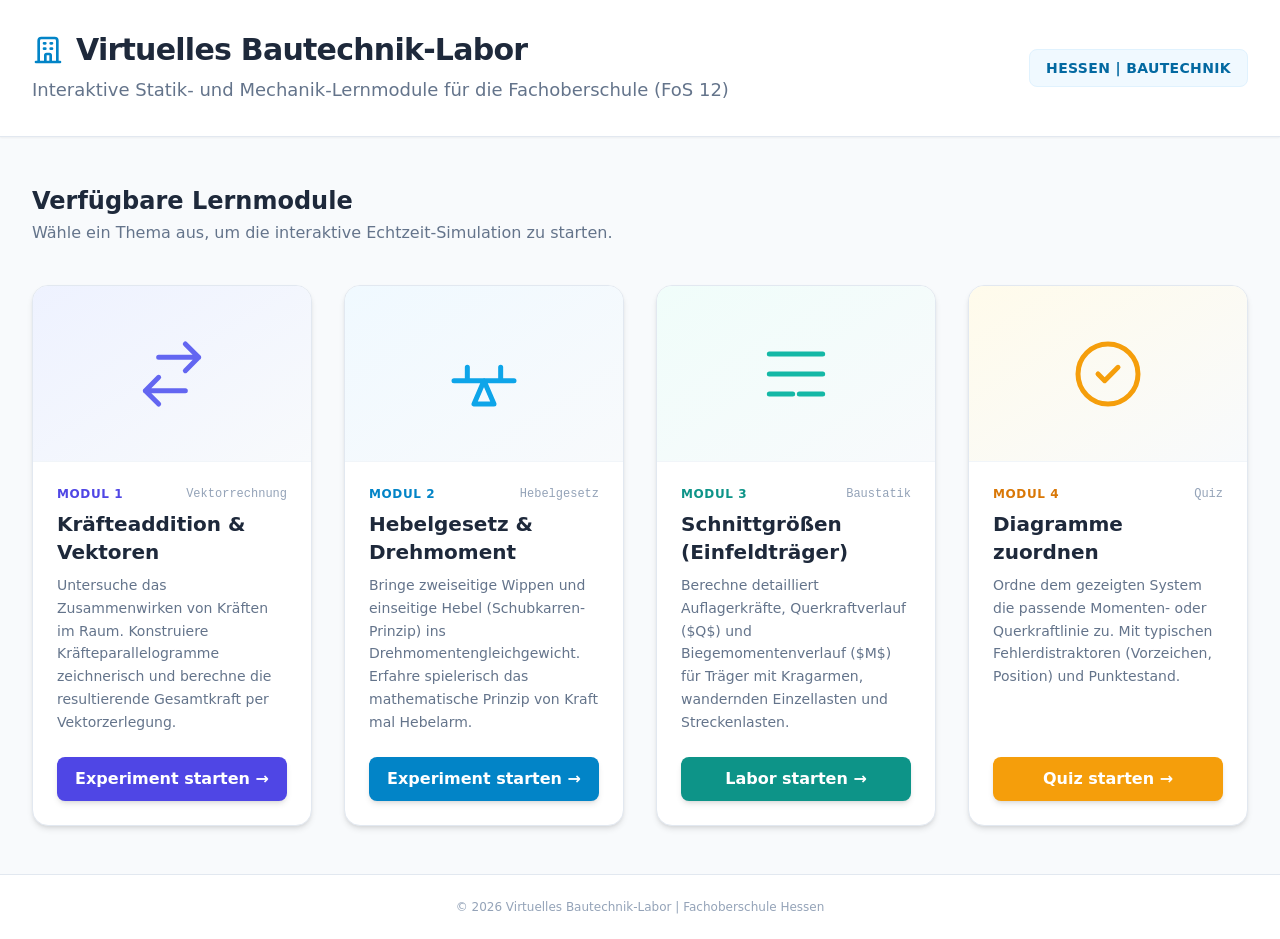
<file: index.html>
<!DOCTYPE html>
<html lang="de">
<head>
    <meta charset="UTF-8">
    <meta name="viewport" content="width=device-width, initial-scale=1.0">
    <title>Bautechnik Labor - FoS 12</title>
    <link rel="stylesheet" href="tailwind.min.css">
    <style>
        .module-card {
            transition: all 0.3s cubic-bezier(0.4, 0, 0.2, 1);
        }
        .module-card:hover {
            transform: translateY(-5px);
            box-shadow: 0 20px 25px -5px rgb(0 0 0 / 0.1), 0 8px 10px -6px rgb(0 0 0 / 0.1);
        }
    </style>
</head>
<body class="bg-slate-50 text-slate-800 min-h-screen flex flex-col justify-between font-sans">

    <!-- Header -->
    <header class="bg-white border-b border-slate-200 shadow-sm">
        <div class="max-w-7xl mx-auto px-4 sm:px-6 lg:px-8 py-8">
            <div class="flex flex-col md:flex-row justify-between items-start md:items-center gap-4">
                <div>
                    <h1 class="text-3xl font-extrabold tracking-tight flex items-center gap-3 text-slate-800">
                        <svg class="w-8 h-8 text-sky-600" fill="none" stroke="currentColor" viewBox="0 0 24 24" xmlns="http://www.w3.org/2000/svg">
                            <path stroke-linecap="round" stroke-linejoin="round" stroke-width="2" d="M19 21V5a2 2 0 00-2-2H7a2 2 0 00-2 2v16m14 0h2m-2 0h-5m-9 0H3m2 0h5M9 7h1m-1 4h1m4-4h1m-1 4h1m-5 10v-5a1 1 0 011-1h2a1 1 0 011 1v5m-4 0h4"></path>
                        </svg>
                        Virtuelles Bautechnik-Labor
                    </h1>
                    <p class="text-slate-500 mt-2 text-base md:text-lg">Interaktive Statik- und Mechanik-Lernmodule für die Fachoberschule (FoS 12)</p>
                </div>
                <div class="bg-sky-50 px-4 py-2 rounded-lg border border-sky-100 text-sky-700 text-sm font-semibold tracking-wide">
                    HESSEN | BAUTECHNIK
                </div>
            </div>
        </div>
    </header>

    <!-- Main Content -->
    <main class="max-w-7xl mx-auto px-4 sm:px-6 lg:px-8 py-12 flex-grow w-full">
        
        <div class="mb-10">
            <h2 class="text-2xl font-bold text-slate-800">Verfügbare Lernmodule</h2>
            <p class="text-slate-500 mt-1">Wähle ein Thema aus, um die interaktive Echtzeit-Simulation zu starten.</p>
        </div>

        <div class="grid grid-cols-1 sm:grid-cols-2 lg:grid-cols-4 gap-8">

            <!-- Modul 1: Kräfteaddition & Vektoren -->
            <div class="module-card bg-white border border-slate-200 rounded-2xl overflow-hidden flex flex-col justify-between shadow-md">
                <div>
                    <div class="h-44 bg-gradient-to-br from-indigo-50 to-slate-50 flex items-center justify-center border-b border-slate-100 relative overflow-hidden">
                        <svg class="w-20 h-20 text-indigo-500" fill="none" stroke="currentColor" viewBox="0 0 24 24" xmlns="http://www.w3.org/2000/svg">
                            <path stroke-linecap="round" stroke-linejoin="round" stroke-width="1.5" d="M8 7h12m0 0l-4-4m4 4l-4 4m0 6H4m0 0l4 4m-4-4l4-4"></path>
                        </svg>
                    </div>
                    <div class="p-6">
                        <div class="flex justify-between items-center mb-2">
                            <span class="text-xs font-bold text-indigo-600 uppercase tracking-wider">Modul 1</span>
                            <span class="text-xs text-slate-400 font-mono">Vektorrechnung</span>
                        </div>
                        <h3 class="text-xl font-bold text-slate-800 mb-2">Kräfteaddition & Vektoren</h3>
                        <p class="text-slate-500 text-sm leading-relaxed">
                            Untersuche das Zusammenwirken von Kräften im Raum. Konstruiere Kräfteparallelogramme zeichnerisch und berechne die resultierende Gesamtkraft per Vektorzerlegung.
                        </p>
                    </div>
                </div>
                <div class="p-6 pt-0">
                    <a href="modul-1-kraefteaddition.html" class="block text-center w-full bg-indigo-600 hover:bg-indigo-500 text-white font-bold py-2.5 rounded-lg transition-colors shadow-md">
                        Experiment starten &rarr;
                    </a>
                </div>
            </div>

            <!-- Modul 2: Hebelgesetz & Drehmoment -->
            <div class="module-card bg-white border border-slate-200 rounded-2xl overflow-hidden flex flex-col justify-between shadow-md">
                <div>
                    <div class="h-44 bg-gradient-to-br from-sky-50 to-slate-50 flex items-center justify-center border-b border-slate-100 relative overflow-hidden">
                        <svg class="w-20 h-20 text-sky-500" fill="none" stroke="currentColor" viewBox="0 0 24 24" xmlns="http://www.w3.org/2000/svg">
                            <path stroke-linecap="round" stroke-linejoin="round" stroke-width="1.5" d="M3 14h18M12 14L9 21h6l-3-7zM7 10v4m10-4v4"></path>
                        </svg>
                    </div>
                    <div class="p-6">
                        <div class="flex justify-between items-center mb-2">
                            <span class="text-xs font-bold text-sky-600 uppercase tracking-wider">Modul 2</span>
                            <span class="text-xs text-slate-400 font-mono">Hebelgesetz</span>
                        </div>
                        <h3 class="text-xl font-bold text-slate-800 mb-2">Hebelgesetz & Drehmoment</h3>
                        <p class="text-slate-500 text-sm leading-relaxed">
                            Bringe zweiseitige Wippen und einseitige Hebel (Schubkarren-Prinzip) ins Drehmomentengleichgewicht. Erfahre spielerisch das mathematische Prinzip von Kraft mal Hebelarm.
                        </p>
                    </div>
                </div>
                <div class="p-6 pt-0">
                    <a href="modul-2-hebelgesetz.html" class="block text-center w-full bg-sky-600 hover:bg-sky-500 text-white font-bold py-2.5 rounded-lg transition-colors shadow-md">
                        Experiment starten &rarr;
                    </a>
                </div>
            </div>

            <!-- Modul 3: Statik-Tool (Einfeldträger) -->
            <div class="module-card bg-white border border-slate-200 rounded-2xl overflow-hidden flex flex-col justify-between shadow-md">
                <div>
                    <div class="h-44 bg-gradient-to-br from-teal-50 to-slate-50 flex items-center justify-center border-b border-slate-100 relative overflow-hidden">
                        <svg class="w-20 h-20 text-teal-500" fill="none" stroke="currentColor" viewBox="0 0 24 24" xmlns="http://www.w3.org/2000/svg">
                            <path stroke-linecap="round" stroke-linejoin="round" stroke-width="1.5" d="M4 6h16M4 12h16m-7 6h7M4 18h7"></path>
                        </svg>
                    </div>
                    <div class="p-6">
                        <div class="flex justify-between items-center mb-2">
                            <span class="text-xs font-bold text-teal-600 uppercase tracking-wider">Modul 3</span>
                            <span class="text-xs text-slate-400 font-mono">Baustatik</span>
                        </div>
                        <h3 class="text-xl font-bold text-slate-800 mb-2">Schnittgrößen (Einfeldträger)</h3>
                        <p class="text-slate-500 text-sm leading-relaxed">
                            Berechne detailliert Auflagerkräfte, Querkraftverlauf ($Q$) und Biegemomentenverlauf ($M$) für Träger mit Kragarmen, wandernden Einzellasten und Streckenlasten.
                        </p>
                    </div>
                </div>
                <div class="p-6 pt-0">
                    <a href="modul-3-statik-einfeldtraeger.html" class="block text-center w-full bg-teal-600 hover:bg-teal-500 text-white font-bold py-2.5 rounded-lg transition-colors shadow-md">
                        Labor starten &rarr;
                    </a>
                </div>
            </div>

            <!-- Modul 4: Diagramme zuordnen (Quiz) -->
            <div class="module-card bg-white border border-slate-200 rounded-2xl overflow-hidden flex flex-col justify-between shadow-md">
                <div>
                    <div class="h-44 bg-gradient-to-br from-amber-50 to-slate-50 flex items-center justify-center border-b border-slate-100 relative overflow-hidden">
                        <svg class="w-20 h-20 text-amber-500" fill="none" stroke="currentColor" viewBox="0 0 24 24" xmlns="http://www.w3.org/2000/svg">
                            <path stroke-linecap="round" stroke-linejoin="round" stroke-width="1.5" d="M9 12l2 2 4-4m6 2a9 9 0 11-18 0 9 9 0 0118 0z"></path>
                        </svg>
                    </div>
                    <div class="p-6">
                        <div class="flex justify-between items-center mb-2">
                            <span class="text-xs font-bold text-amber-600 uppercase tracking-wider">Modul 4</span>
                            <span class="text-xs text-slate-400 font-mono">Quiz</span>
                        </div>
                        <h3 class="text-xl font-bold text-slate-800 mb-2">Diagramme zuordnen</h3>
                        <p class="text-slate-500 text-sm leading-relaxed">
                            Ordne dem gezeigten System die passende Momenten- oder Querkraftlinie zu. Mit typischen Fehlerdistraktoren (Vorzeichen, Position) und Punktestand.
                        </p>
                    </div>
                </div>
                <div class="p-6 pt-0">
                    <a href="modul-4-diagramme-zuordnen.html" class="block text-center w-full bg-amber-500 hover:bg-amber-600 text-white font-bold py-2.5 rounded-lg transition-colors shadow-md">
                        Quiz starten &rarr;
                    </a>
                </div>
            </div>

        </div>
    </main>

    <!-- Footer -->
    <footer class="bg-white border-t border-slate-200 py-6 text-center text-xs text-slate-400">
        <p>&copy; 2026 Virtuelles Bautechnik-Labor | Fachoberschule Hessen</p>
    </footer>

</body>
</html>
</file>
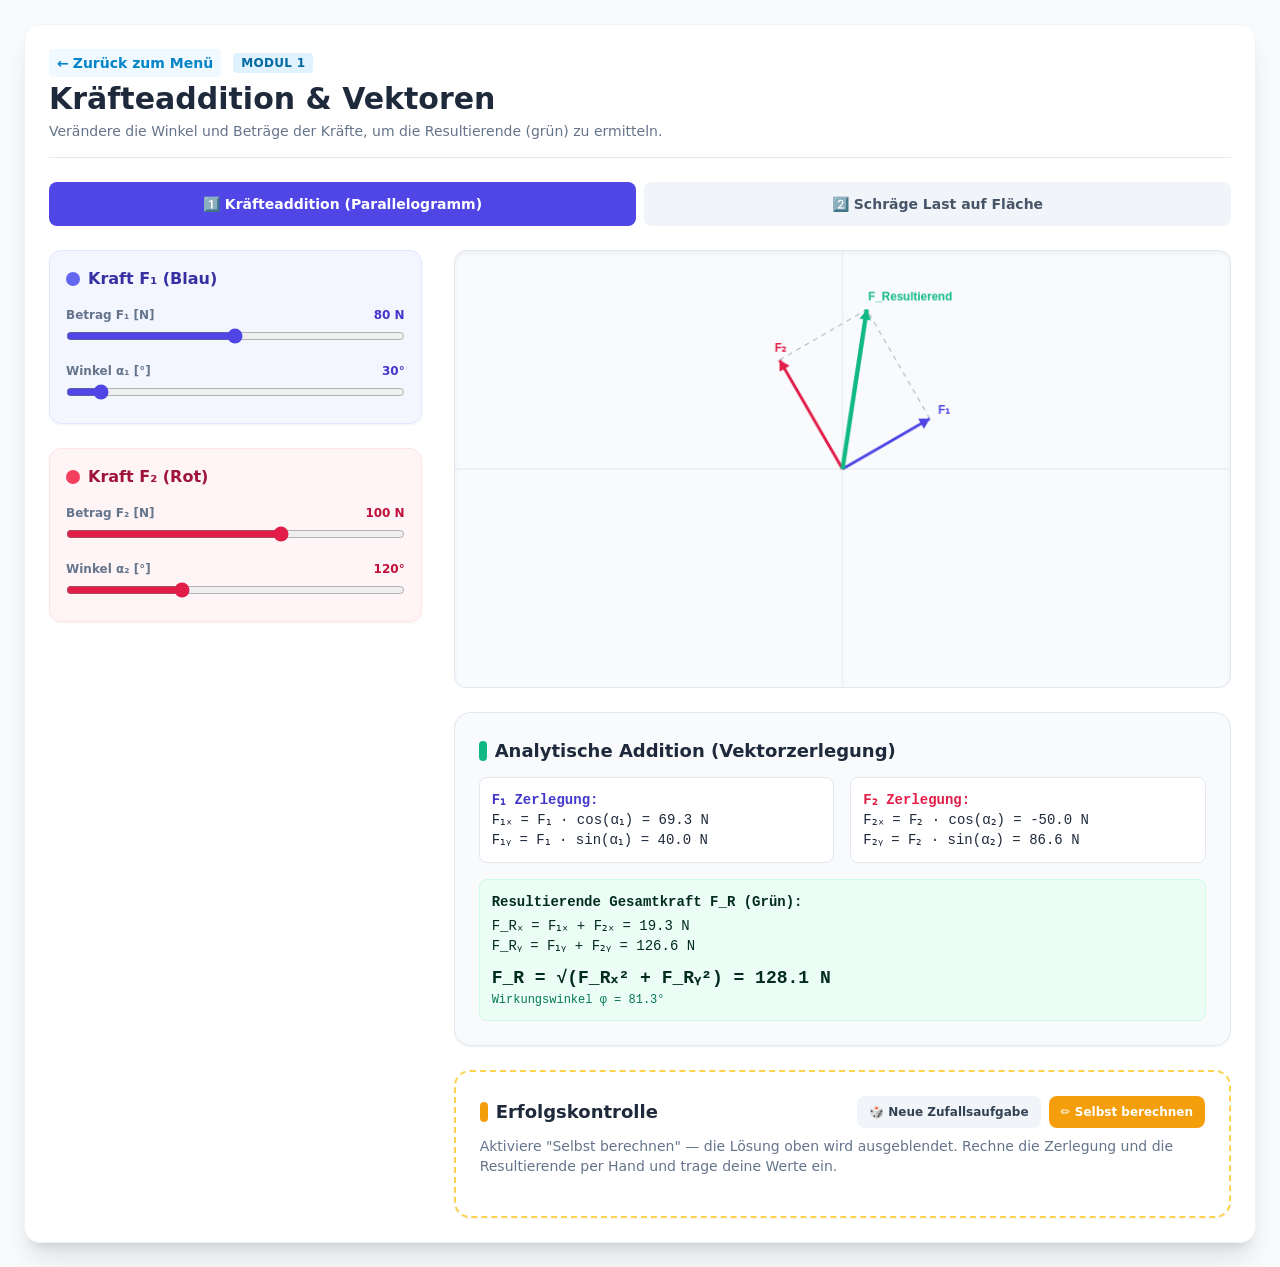
<file: modul-1-kraefteaddition.html>
<!DOCTYPE html>
<html lang="de">
<head>
    <meta charset="UTF-8">
    <meta name="viewport" content="width=device-width, initial-scale=1.0">
    <title>Modul 1: Kräfteaddition & Vektoren</title>
    <link rel="stylesheet" href="tailwind.min.css">
    <style>
        canvas { 
            border: 1px solid #e2e8f0; 
            background: #f8fafc; 
            width: 100%; 
            height: auto; 
            border-radius: 0.75rem;
            box-shadow: inset 0 2px 4px 0 rgb(0 0 0 / 0.05);
        }
    </style>
</head>
<body class="bg-slate-50 min-h-screen p-4 md:p-6 font-sans text-slate-800">
    <div class="max-w-7xl mx-auto bg-white p-6 rounded-2xl shadow-xl border border-slate-100">
        
        <!-- Header -->
        <header class="mb-6 border-b pb-4 flex flex-col md:flex-row justify-between items-start md:items-center gap-4">
            <div>
                <div class="flex items-center gap-3 mb-1">
                    <a href="index.html" class="text-sky-600 hover:text-sky-800 font-semibold text-sm flex items-center gap-1 bg-sky-50 px-2 py-1 rounded">
                        <span>&larr;</span> Zurück zum Menü
                    </a>
                    <span class="text-xs font-bold bg-sky-100 text-sky-700 px-2 py-0.5 rounded uppercase tracking-wide">Modul 1</span>
                </div>
                <h1 class="text-3xl font-extrabold text-slate-800">Kräfteaddition & Vektoren</h1>
                <p class="text-sm text-slate-500 mt-1">Verändere die Winkel und Beträge der Kräfte, um die Resultierende (grün) zu ermitteln.</p>
            </div>
        </header>

        <!-- Umschalter Modus 1 / Modus 2 -->
        <div class="flex gap-2 mb-6">
            <button id="btnMode1" class="flex-1 text-sm font-bold px-4 py-3 rounded-lg transition-colors bg-indigo-600 text-white">
                1️⃣ Kräfteaddition (Parallelogramm)
            </button>
            <button id="btnMode2" class="flex-1 text-sm font-bold px-4 py-3 rounded-lg transition-colors bg-slate-100 text-slate-600 hover:bg-slate-200">
                2️⃣ Schräge Last auf Fläche
            </button>
        </div>

        <div id="mode1" class="grid grid-cols-1 lg:grid-cols-12 gap-8 items-start">
            
            <!-- Controls (Links) -->
            <div class="lg:col-span-4 space-y-6">
                
                <!-- Kraft 1 -->
                <div class="p-4 bg-indigo-50/70 rounded-xl border border-indigo-100 shadow-sm space-y-4">
                    <h3 class="text-md font-bold text-indigo-800 flex items-center gap-2">
                        <span class="w-3.5 h-3.5 bg-indigo-500 rounded-full"></span>
                        Kraft F₁ (Blau)
                    </h3>
                    <div class="space-y-3">
                        <div>
                            <label class="flex justify-between text-xs font-bold text-slate-500 mb-1">
                                <span>Betrag F₁ [N]</span>
                                <span id="val_f1" class="text-indigo-700 font-bold">80 N</span>
                            </label>
                            <input type="range" id="f1_val" min="10" max="150" value="80" class="w-full accent-indigo-600">
                        </div>
                        <div>
                            <label class="flex justify-between text-xs font-bold text-slate-500 mb-1">
                                <span>Winkel α₁ [°]</span>
                                <span id="val_a1" class="text-indigo-700 font-bold">30°</span>
                            </label>
                            <input type="range" id="f1_ang" min="0" max="360" value="30" class="w-full accent-indigo-600">
                        </div>
                    </div>
                </div>

                <!-- Kraft 2 -->
                <div class="p-4 bg-rose-50/70 rounded-xl border border-rose-100 shadow-sm space-y-4">
                    <h3 class="text-md font-bold text-rose-800 flex items-center gap-2">
                        <span class="w-3.5 h-3.5 bg-rose-500 rounded-full"></span>
                        Kraft F₂ (Rot)
                    </h3>
                    <div class="space-y-3">
                        <div>
                            <label class="flex justify-between text-xs font-bold text-slate-500 mb-1">
                                <span>Betrag F₂ [N]</span>
                                <span id="val_f2" class="text-rose-700 font-bold">100 N</span>
                            </label>
                            <input type="range" id="f2_val" min="10" max="150" value="100" class="w-full accent-rose-600">
                        </div>
                        <div>
                            <label class="flex justify-between text-xs font-bold text-slate-500 mb-1">
                                <span>Winkel α₂ [°]</span>
                                <span id="val_a2" class="text-rose-700 font-bold">120°</span>
                            </label>
                            <input type="range" id="f2_ang" min="0" max="360" value="120" class="w-full accent-rose-600">
                        </div>
                    </div>
                </div>

            </div>

            <!-- Canvas & Math (Rechts) -->
            <div class="lg:col-span-8 space-y-6">
                
                <div>
                    <canvas id="vectorCanvas" width="800" height="450"></canvas>
                </div>

                <!-- Rechenweg -->
                <div class="bg-slate-50 p-6 rounded-2xl border border-slate-200 font-mono text-sm shadow-sm">
                    <h3 class="text-lg font-bold text-slate-800 font-sans mb-3 flex items-center gap-2">
                        <span class="w-2 h-5 bg-emerald-500 rounded-full"></span>
                        Analytische Addition (Vektorzerlegung)
                    </h3>
                    
                    <div class="grid grid-cols-1 md:grid-cols-2 gap-4">
                        <div class="bg-white p-3 rounded-lg border border-slate-200">
                            <p class="font-bold text-indigo-700">F₁ Zerlegung:</p>
                            <p>F₁ₓ = F₁ · cos(α₁) = <span id="math_f1x">0</span> N</p>
                            <p>F₁ᵧ = F₁ · sin(α₁) = <span id="math_f1y">0</span> N</p>
                        </div>
                        <div class="bg-white p-3 rounded-lg border border-slate-200">
                            <p class="font-bold text-rose-600">F₂ Zerlegung:</p>
                            <p>F₂ₓ = F₂ · cos(α₂) = <span id="math_f2x">0</span> N</p>
                            <p>F₂ᵧ = F₂ · sin(α₂) = <span id="math_f2y">0</span> N</p>
                        </div>
                    </div>

                    <div class="mt-4 p-3 bg-emerald-50 border border-emerald-100 rounded-lg text-emerald-950">
                        <p class="font-bold">Resultierende Gesamtkraft F_R (Grün):</p>
                        <p class="mt-1">F_Rₓ = F₁ₓ + F₂ₓ = <span id="math_frx">0</span> N</p>
                        <p>F_Rᵧ = F₁ᵧ + F₂ᵧ = <span id="math_fry">0</span> N</p>
                        <p class="font-bold mt-2 text-lg">F_R = √(F_Rₓ² + F_Rᵧ²) = <span id="math_fr_val">0</span> N</p>
                        <p class="text-xs text-emerald-700">Wirkungswinkel φ = <span id="math_fr_ang">0</span>°</p>
                    </div>
                </div>

                <!-- Erfolgskontrolle -->
                <div class="bg-white p-6 rounded-2xl border-2 border-dashed border-amber-300 shadow-sm">
                    <div class="flex flex-col sm:flex-row justify-between items-start sm:items-center gap-3 mb-1">
                        <h3 class="text-lg font-bold text-slate-800 flex items-center gap-2">
                            <span class="w-2 h-5 bg-amber-500 rounded-full"></span>
                            Erfolgskontrolle
                        </h3>
                        <div class="flex gap-2 flex-wrap">
                            <button id="btnNewTask" class="text-xs font-bold bg-slate-100 hover:bg-slate-200 text-slate-700 px-3 py-2 rounded-lg transition-colors">
                                🎲 Neue Zufallsaufgabe
                            </button>
                            <button id="btnPracticeMode" class="text-xs font-bold bg-amber-500 hover:bg-amber-600 text-white px-3 py-2 rounded-lg transition-colors">
                                ✏️ Selbst berechnen
                            </button>
                        </div>
                    </div>
                    <p class="text-sm text-slate-500 mt-2 mb-4">Aktiviere "Selbst berechnen" — die Lösung oben wird ausgeblendet. Rechne die Zerlegung und die Resultierende per Hand und trage deine Werte ein.</p>

                    <div id="practiceForm" class="hidden space-y-4">
                        <div class="grid grid-cols-1 md:grid-cols-2 gap-4">
                            <div class="bg-amber-50/60 p-3 rounded-lg border border-amber-100 space-y-2">
                                <p class="font-bold text-indigo-700 text-sm font-mono">F₁ Zerlegung:</p>
                                <div class="flex items-center gap-2">
                                    <label class="text-xs font-mono w-28">F₁ₓ = F₁·cos(α₁) =</label>
                                    <input type="number" id="check_f1x" step="0.1" class="w-24 border border-slate-300 rounded px-2 py-1 text-sm">
                                    <span class="text-xs">N</span>
                                    <span id="fb_f1x" class="text-lg"></span>
                                </div>
                                <div class="flex items-center gap-2">
                                    <label class="text-xs font-mono w-28">F₁ᵧ = F₁·sin(α₁) =</label>
                                    <input type="number" id="check_f1y" step="0.1" class="w-24 border border-slate-300 rounded px-2 py-1 text-sm">
                                    <span class="text-xs">N</span>
                                    <span id="fb_f1y" class="text-lg"></span>
                                </div>
                            </div>
                            <div class="bg-amber-50/60 p-3 rounded-lg border border-amber-100 space-y-2">
                                <p class="font-bold text-rose-600 text-sm font-mono">F₂ Zerlegung:</p>
                                <div class="flex items-center gap-2">
                                    <label class="text-xs font-mono w-28">F₂ₓ = F₂·cos(α₂) =</label>
                                    <input type="number" id="check_f2x" step="0.1" class="w-24 border border-slate-300 rounded px-2 py-1 text-sm">
                                    <span class="text-xs">N</span>
                                    <span id="fb_f2x" class="text-lg"></span>
                                </div>
                                <div class="flex items-center gap-2">
                                    <label class="text-xs font-mono w-28">F₂ᵧ = F₂·sin(α₂) =</label>
                                    <input type="number" id="check_f2y" step="0.1" class="w-24 border border-slate-300 rounded px-2 py-1 text-sm">
                                    <span class="text-xs">N</span>
                                    <span id="fb_f2y" class="text-lg"></span>
                                </div>
                            </div>
                        </div>
                        <div class="bg-amber-50/60 p-3 rounded-lg border border-amber-100 space-y-2">
                            <p class="font-bold text-emerald-700 text-sm font-mono">Resultierende F_R:</p>
                            <div class="grid grid-cols-1 sm:grid-cols-2 gap-2">
                                <div class="flex items-center gap-2">
                                    <label class="text-xs font-mono w-28">F_Rₓ =</label>
                                    <input type="number" id="check_frx" step="0.1" class="w-24 border border-slate-300 rounded px-2 py-1 text-sm">
                                    <span class="text-xs">N</span>
                                    <span id="fb_frx" class="text-lg"></span>
                                </div>
                                <div class="flex items-center gap-2">
                                    <label class="text-xs font-mono w-28">F_Rᵧ =</label>
                                    <input type="number" id="check_fry" step="0.1" class="w-24 border border-slate-300 rounded px-2 py-1 text-sm">
                                    <span class="text-xs">N</span>
                                    <span id="fb_fry" class="text-lg"></span>
                                </div>
                                <div class="flex items-center gap-2">
                                    <label class="text-xs font-mono w-28">F_R =</label>
                                    <input type="number" id="check_fr" step="0.1" class="w-24 border border-slate-300 rounded px-2 py-1 text-sm">
                                    <span class="text-xs">N</span>
                                    <span id="fb_fr" class="text-lg"></span>
                                </div>
                                <div class="flex items-center gap-2">
                                    <label class="text-xs font-mono w-28">φ =</label>
                                    <input type="number" id="check_ang" step="0.1" class="w-24 border border-slate-300 rounded px-2 py-1 text-sm">
                                    <span class="text-xs">°</span>
                                    <span id="fb_ang" class="text-lg"></span>
                                </div>
                            </div>
                        </div>
                        <button id="btnCheck" class="w-full bg-emerald-600 hover:bg-emerald-500 text-white font-bold py-2.5 rounded-lg transition-colors">
                            Prüfen
                        </button>
                        <div id="checkResult" class="hidden text-center font-bold text-sm p-3 rounded-lg"></div>

                        <div class="border-t border-slate-200 pt-4 flex flex-col sm:flex-row items-stretch sm:items-center gap-2">
                            <input type="text" id="studentName" placeholder="Name (optional)" class="flex-1 border border-slate-300 rounded-lg px-3 py-2 text-sm">
                            <button id="btnExportLog" class="text-sm font-bold bg-slate-700 hover:bg-slate-800 text-white px-4 py-2 rounded-lg transition-colors disabled:opacity-40 disabled:cursor-not-allowed" disabled>
                                📄 Protokoll exportieren (<span id="logCount">0</span>)
                            </button>
                        </div>
                    </div>
                </div>

            </div>
        </div>

        <!-- ================= MODUS 2: Schräge Last auf Fläche ================= -->
        <div id="mode2" class="hidden grid grid-cols-1 lg:grid-cols-12 gap-8 items-start">

            <!-- Controls (Links) -->
            <div class="lg:col-span-4 space-y-6">

                <div class="p-4 bg-teal-50/70 rounded-xl border border-teal-100 shadow-sm space-y-4">
                    <h3 class="text-md font-bold text-teal-800 flex items-center gap-2">
                        <span class="w-3.5 h-3.5 bg-teal-500 rounded-full"></span>
                        Last F
                    </h3>
                    <div>
                        <label class="flex justify-between text-xs font-bold text-slate-500 mb-1">
                            <span>Betrag F [kN]</span>
                            <span id="val_sf" class="text-teal-700 font-bold">20 kN</span>
                        </label>
                        <input type="range" id="s_f" min="0" max="50" step="0.5" value="20" class="w-full accent-teal-600">
                    </div>
                </div>

                <div class="p-4 bg-slate-100/70 rounded-xl border border-slate-200 shadow-sm space-y-4">
                    <h3 class="text-md font-bold text-slate-700 flex items-center gap-2">
                        <span class="w-3.5 h-3.5 bg-slate-500 rounded-full"></span>
                        Winkel
                    </h3>
                    <div>
                        <label class="flex justify-between text-xs font-bold text-slate-500 mb-1">
                            <span>Lastwinkel zur Flächennormalen β [°]</span>
                            <span id="val_sbeta" class="text-slate-700 font-bold">25°</span>
                        </label>
                        <input type="range" id="s_beta" min="0" max="90" value="25" class="w-full accent-slate-600">
                    </div>
                </div>

                <div class="p-4 bg-indigo-50/70 rounded-xl border border-indigo-100 shadow-sm space-y-4">
                    <h3 class="text-md font-bold text-indigo-800 flex items-center gap-2">
                        <span class="w-3.5 h-3.5 bg-indigo-500 rounded-full"></span>
                        Kräftemaßstab
                    </h3>
                    <div>
                        <label class="block text-xs font-bold text-slate-500 mb-1">Maßstab (zum Zeichnen der Pfeile in cm)</label>
                        <select id="s_scale" class="w-full border border-slate-300 rounded-lg px-2 py-1.5 text-sm bg-white">
                            <option value="4">1 kN = 0,25 cm</option>
                            <option value="2">1 kN = 0,5 cm</option>
                            <option value="1" selected>1 kN = 1 cm</option>
                            <option value="0.5">1 kN = 2 cm</option>
                        </select>
                    </div>
                </div>

            </div>

            <!-- Canvas & Rechenweg (Rechts) -->
            <div class="lg:col-span-8 space-y-6">

                <div>
                    <canvas id="slopeCanvas" width="800" height="450"></canvas>
                </div>

                <div class="bg-slate-50 p-6 rounded-2xl border border-slate-200 font-mono text-sm shadow-sm">
                    <h3 class="text-lg font-bold text-slate-800 font-sans mb-3 flex items-center gap-2">
                        <span class="w-2 h-5 bg-emerald-500 rounded-full"></span>
                        Kräftezerlegung an der Fläche
                    </h3>
                    <div class="bg-white p-3 rounded-lg border border-slate-200 space-y-2">
                        <p>F_y = F · cos(β) = <span id="s_math_fn">0</span> kN <span class="text-xs text-slate-400 font-sans">→ Pfeillänge: <span id="s_cm_fn">0</span> cm</span></p>
                        <p>F_x = F · sin(β) = <span id="s_math_ft">0</span> kN <span class="text-xs text-slate-400 font-sans">→ Pfeillänge: <span id="s_cm_ft">0</span> cm</span></p>
                        <p class="pt-2 border-t border-slate-100">F = <span id="s_math_f">0</span> kN <span class="text-xs text-slate-400 font-sans">→ Pfeillänge: <span id="s_cm_f">0</span> cm</span></p>
                    </div>
                    <p class="text-xs text-slate-400 font-sans mt-3">💡 Die Fläche ist waagerecht: F_y ist die senkrechte, F_x die waagerechte Komponente der Last. β = 90° bedeutet: die Last zieht komplett waagerecht (F_y = 0).</p>
                </div>

            </div>
        </div>
    </div>

    <script>
        const canvas = document.getElementById('vectorCanvas');
        const ctx = canvas.getContext('2d');

        const f1_val = document.getElementById('f1_val');
        const f1_ang = document.getElementById('f1_ang');
        const f2_val = document.getElementById('f2_val');
        const f2_ang = document.getElementById('f2_ang');

        function update() {
            const F1 = parseFloat(f1_val.value);
            const a1_rad = parseFloat(f1_ang.value) * Math.PI / 180;
            const F2 = parseFloat(f2_val.value);
            const a2_rad = parseFloat(f2_ang.value) * Math.PI / 180;

            document.getElementById('val_f1').innerText = F1 + " N";
            document.getElementById('val_a1').innerText = f1_ang.value + "°";
            document.getElementById('val_f2').innerText = F2 + " N";
            document.getElementById('val_a2').innerText = f2_ang.value + "°";

            // Zerlegung
            const f1x = F1 * Math.cos(a1_rad);
            const f1y = F1 * Math.sin(a1_rad);
            const f2x = F2 * Math.cos(a2_rad);
            const f2y = F2 * Math.sin(a2_rad);

            const frx = f1x + f2x;
            const fry = f1y + f2y;
            const FR = Math.sqrt(frx*frx + fry*fry);
            let FR_ang = Math.atan2(fry, frx) * 180 / Math.PI;
            if (FR_ang < 0) FR_ang += 360;

            // Math Box updaten
            document.getElementById('math_f1x').innerText = f1x.toFixed(1);
            document.getElementById('math_f1y').innerText = f1y.toFixed(1);
            document.getElementById('math_f2x').innerText = f2x.toFixed(1);
            document.getElementById('math_f2y').innerText = f2y.toFixed(1);
            document.getElementById('math_frx').innerText = frx.toFixed(1);
            document.getElementById('math_fry').innerText = fry.toFixed(1);
            document.getElementById('math_fr_val').innerText = FR.toFixed(1);
            document.getElementById('math_fr_ang').innerText = FR_ang.toFixed(1);

            currentResult = { f1x, f1y, f2x, f2y, frx, fry, fr: FR, ang: FR_ang };
            if (practiceMode) setSolutionVisible(false);

            draw(F1, a1_rad, F2, a2_rad, frx, fry);
        }

        function draw(F1, a1, F2, a2, frx, fry) {
            ctx.clearRect(0, 0, canvas.width, canvas.height);
            const cx = canvas.width / 2;
            const cy = canvas.height / 2;
            const scale = 1.3; // Skalierungsfaktor Pixel/Newton

            // Koordinatengitter zeichnen
            ctx.strokeStyle = '#e2e8f0';
            ctx.lineWidth = 1;
            ctx.beginPath();
            ctx.moveTo(0, cy); ctx.lineTo(canvas.width, cy);
            ctx.moveTo(cx, 0); ctx.lineTo(cx, canvas.height);
            ctx.stroke();

            // Kraft 1 (Blau, Y wird invertiert da Canvas-Y nach unten zeigt)
            const p1x = cx + F1 * Math.cos(a1) * scale;
            const p1y = cy - F1 * Math.sin(a1) * scale;
            drawArrow(cx, cy, p1x, p1y, '#4f46e5', 3, 'F₁');

            // Kraft 2 (Rot)
            const p2x = cx + F2 * Math.cos(a2) * scale;
            const p2y = cy - F2 * Math.sin(a2) * scale;
            drawArrow(cx, cy, p2x, p2y, '#e11d48', 3, 'F₂');

            // Hilfslinien für Parallelogramm
            ctx.strokeStyle = '#94a3b8';
            ctx.lineWidth = 1;
            ctx.setLineDash([5, 5]);
            // F1 verschoben an F2 Spitze
            ctx.beginPath();
            ctx.moveTo(p2x, p2y);
            ctx.lineTo(p2x + F1 * Math.cos(a1) * scale, p2y - F1 * Math.sin(a1) * scale);
            // F2 verschoben an F1 Spitze
            ctx.moveTo(p1x, p1y);
            ctx.lineTo(p1x + F2 * Math.cos(a2) * scale, p1y - F2 * Math.sin(a2) * scale);
            ctx.stroke();
            ctx.setLineDash([]);

            // Resultierende Kraft (Grün)
            const prx = cx + frx * scale;
            const pry = cy - fry * scale;
            drawArrow(cx, cy, prx, pry, '#10b981', 4.5, 'F_Resultierend');
        }

        function drawArrow(fromx, fromy, tox, toy, color, width, label) {
            const headlen = 12; 
            const dx = tox - fromx;
            const dy = toy - fromy;
            const angle = Math.atan2(dy, dx);
            
            ctx.strokeStyle = color;
            ctx.fillStyle = color;
            ctx.lineWidth = width;

            // Linie zeichnen
            ctx.beginPath();
            ctx.moveTo(fromx, fromy);
            ctx.lineTo(tox, toy);
            ctx.stroke();

            // Pfeilspitze zeichnen
            ctx.beginPath();
            ctx.moveTo(tox, toy);
            ctx.lineTo(tox - headlen * Math.cos(angle - Math.PI / 6), toy - headlen * Math.sin(angle - Math.PI / 6));
            ctx.lineTo(tox - headlen * Math.cos(angle + Math.PI / 6), toy - headlen * Math.sin(angle + Math.PI / 6));
            ctx.closePath();
            ctx.fill();

            // Beschriftung an der Spitze platzen
            ctx.font = 'bold 12px sans-serif';
            ctx.fillText(label, tox + 10 * Math.cos(angle), toy + 10 * Math.sin(angle));
        }

        // Event-Listeners registrieren
        [f1_val, f1_ang, f2_val, f2_ang].forEach(el => el.addEventListener('input', update));

        // ===== Erfolgskontrolle =====
        let currentResult = null;
        let practiceMode = false;
        let sessionLog = [];
        const solutionSpanIds = ['math_f1x','math_f1y','math_f2x','math_f2y','math_frx','math_fry','math_fr_val','math_fr_ang'];

        function setSolutionVisible(visible) {
            solutionSpanIds.forEach(id => {
                const el = document.getElementById(id);
                if (!visible) {
                    el.dataset.real = el.innerText;
                    el.innerText = '?';
                } else if (el.dataset.real !== undefined) {
                    el.innerText = el.dataset.real;
                }
            });
        }

        document.getElementById('btnPracticeMode').addEventListener('click', () => {
            practiceMode = !practiceMode;
            const btn = document.getElementById('btnPracticeMode');
            const form = document.getElementById('practiceForm');
            if (practiceMode) {
                btn.innerText = '👁️ Lösung anzeigen';
                form.classList.remove('hidden');
                setSolutionVisible(false);
                document.getElementById('checkResult').classList.add('hidden');
            } else {
                btn.innerText = '✏️ Selbst berechnen';
                form.classList.add('hidden');
                setSolutionVisible(true);
            }
        });

        document.getElementById('btnNewTask').addEventListener('click', () => {
            f1_val.value = Math.round(20 + Math.random() * 120);
            f1_ang.value = Math.round(Math.random() * 350);
            f2_val.value = Math.round(20 + Math.random() * 120);
            f2_ang.value = Math.round(Math.random() * 350);
            update();
            ['check_f1x','check_f1y','check_f2x','check_f2y','check_frx','check_fry','check_fr','check_ang'].forEach(id => document.getElementById(id).value = '');
            ['fb_f1x','fb_f1y','fb_f2x','fb_f2y','fb_frx','fb_fry','fb_fr','fb_ang'].forEach(id => document.getElementById(id).innerText = '');
            document.getElementById('checkResult').classList.add('hidden');
            if (practiceMode) setSolutionVisible(false);
        });

        document.getElementById('btnCheck').addEventListener('click', () => {
            if (!currentResult) return;
            const checks = [
                ['check_f1x', 'fb_f1x', currentResult.f1x, 'F1x'],
                ['check_f1y', 'fb_f1y', currentResult.f1y, 'F1y'],
                ['check_f2x', 'fb_f2x', currentResult.f2x, 'F2x'],
                ['check_f2y', 'fb_f2y', currentResult.f2y, 'F2y'],
                ['check_frx', 'fb_frx', currentResult.frx, 'F_Rx'],
                ['check_fry', 'fb_fry', currentResult.fry, 'F_Ry'],
                ['check_fr', 'fb_fr', currentResult.fr, 'F_R'],
                ['check_ang', 'fb_ang', currentResult.ang, 'φ'],
            ];
            let correctCount = 0;
            const detailLines = [];
            checks.forEach(([inputId, fbId, real, label]) => {
                const inputVal = parseFloat(document.getElementById(inputId).value);
                const fb = document.getElementById(fbId);
                const tolerance = Math.max(1.5, Math.abs(real) * 0.03);
                const ok = !isNaN(inputVal) && Math.abs(inputVal - real) <= tolerance;
                fb.innerText = ok ? '✅' : '❌';
                if (ok) correctCount++;
                detailLines.push(`    ${label}: eingegeben ${isNaN(inputVal) ? '—' : inputVal} / richtig ${real.toFixed(1)} ${ok ? '✅' : '❌'}`);
            });
            setSolutionVisible(true);
            const resultBox = document.getElementById('checkResult');
            resultBox.classList.remove('hidden', 'bg-emerald-50', 'text-emerald-800', 'bg-amber-50', 'text-amber-800');
            if (correctCount === checks.length) {
                resultBox.classList.add('bg-emerald-50', 'text-emerald-800');
                resultBox.innerText = `🎉 Alles richtig! (${correctCount}/${checks.length}) Lösung ist jetzt oben sichtbar.`;
            } else {
                resultBox.classList.add('bg-amber-50', 'text-amber-800');
                resultBox.innerText = `${correctCount}/${checks.length} richtig. Vergleiche deine ❌-Werte mit der jetzt sichtbaren Lösung oben.`;
            }

            // Sitzungsprotokoll für Export
            sessionLog.push({
                zeit: new Date().toLocaleTimeString('de-DE'),
                aufgabe: `F1=${f1_val.value}N/${f1_ang.value}°, F2=${f2_val.value}N/${f2_ang.value}°`,
                detailLines,
                correctCount,
                total: checks.length
            });
            document.getElementById('logCount').innerText = sessionLog.length;
            document.getElementById('btnExportLog').disabled = false;
        });

        document.getElementById('btnExportLog').addEventListener('click', () => {
            if (sessionLog.length === 0) return;
            const name = document.getElementById('studentName').value.trim() || '—';
            let text = `Erfolgskontrolle – Modul 1: Kräfteaddition & Vektoren\n`;
            text += `Name: ${name}\n`;
            text += `Exportiert am: ${new Date().toLocaleString('de-DE')}\n`;
            text += `${'='.repeat(50)}\n\n`;
            sessionLog.forEach((entry, i) => {
                text += `Versuch ${i + 1} (${entry.zeit})\n`;
                text += `  Aufgabe: ${entry.aufgabe}\n`;
                text += entry.detailLines.join('\n') + '\n';
                text += `  Ergebnis: ${entry.correctCount}/${entry.total} richtig\n\n`;
            });
            const gesamtRichtig = sessionLog.reduce((s, e) => s + e.correctCount, 0);
            const gesamtTotal = sessionLog.reduce((s, e) => s + e.total, 0);
            text += `${'='.repeat(50)}\n`;
            text += `Gesamt: ${sessionLog.length} Versuch(e), ${gesamtRichtig}/${gesamtTotal} Werte richtig (${Math.round(100 * gesamtRichtig / gesamtTotal)}%)\n`;

            const blob = new Blob([text], { type: 'text/plain;charset=utf-8' });
            const url = URL.createObjectURL(blob);
            const link = document.createElement('a');
            const safeName = name !== '—' ? name.replace(/[^a-zA-Z0-9äöüÄÖÜß_-]/g, '_') : 'protokoll';
            link.download = `erfolgskontrolle_modul1_${safeName}.txt`;
            link.href = url;
            link.click();
            URL.revokeObjectURL(url);
        });

        // ================= MODUS 2: Schräge Last auf Fläche =================
        const slopeCanvas = document.getElementById('slopeCanvas');
        const slopeCtx = slopeCanvas.getContext('2d');
        const s_f = document.getElementById('s_f');
        const s_beta = document.getElementById('s_beta');
        const s_scale = document.getElementById('s_scale');

        function drawSlopeArrow(ctx, fromx, fromy, tox, toy, color, width) {
            const headlen = 11;
            const dx = tox - fromx, dy = toy - fromy;
            const angle = Math.atan2(dy, dx);
            ctx.strokeStyle = color;
            ctx.fillStyle = color;
            ctx.lineWidth = width;
            ctx.beginPath();
            ctx.moveTo(fromx, fromy);
            ctx.lineTo(tox, toy);
            ctx.stroke();
            ctx.beginPath();
            ctx.moveTo(tox, toy);
            ctx.lineTo(tox - headlen * Math.cos(angle - Math.PI / 6), toy - headlen * Math.sin(angle - Math.PI / 6));
            ctx.lineTo(tox - headlen * Math.cos(angle + Math.PI / 6), toy - headlen * Math.sin(angle + Math.PI / 6));
            ctx.closePath();
            ctx.fill();
        }

        function updateSlope() {
            const F = parseFloat(s_f.value);
            const betaDeg = parseFloat(s_beta.value);
            const beta = betaDeg * Math.PI / 180;
            const kNPerCm = parseFloat(s_scale.value); // Kräftemaßstab: so viele kN entsprechen 1 cm

            document.getElementById('val_sf').innerText = F + ' kN';
            document.getElementById('val_sbeta').innerText = betaDeg + '°';

            const F_y = F * Math.cos(beta);
            const F_x = F * Math.sin(beta);
            document.getElementById('s_math_fn').innerText = F_y.toFixed(1);
            document.getElementById('s_math_ft').innerText = F_x.toFixed(1);
            document.getElementById('s_math_f').innerText = F.toFixed(1);

            const cm_f = kNPerCm > 0 ? F / kNPerCm : 0;
            const cm_fy = kNPerCm > 0 ? F_y / kNPerCm : 0;
            const cm_fx = kNPerCm > 0 ? F_x / kNPerCm : 0;
            document.getElementById('s_cm_f').innerText = cm_f.toFixed(1);
            document.getElementById('s_cm_fn').innerText = cm_fy.toFixed(1);
            document.getElementById('s_cm_ft').innerText = cm_fx.toFixed(1);

            drawSlope(F, beta, betaDeg, F_y, F_x, cm_f, cm_fy, cm_fx);
        }

        function drawSlope(F, beta, betaDeg, F_y, F_x, cm_f, cm_fy, cm_fx) {
            const ctx = slopeCtx;
            ctx.clearRect(0, 0, slopeCanvas.width, slopeCanvas.height);
            const P = { x: 340, y: 300 };
            const forceScale = 4.2; // px pro kN (rein für die Bildschirmdarstellung, unabhängig vom Kräftemaßstab in cm)
            const groundHalfLen = 160;

            ctx.save();
            ctx.translate(P.x, P.y);

            // Fläche (Bauteil-Linie, immer waagerecht, ohne Bemaßung)
            ctx.strokeStyle = '#1e293b';
            ctx.lineWidth = 4;
            ctx.beginPath();
            ctx.moveTo(-groundHalfLen, 0);
            ctx.lineTo(groundHalfLen, 0);
            ctx.stroke();

            // Schraffur (Material-Seite, lokal y>0)
            ctx.strokeStyle = '#94a3b8';
            ctx.lineWidth = 1.5;
            for (let x = -groundHalfLen; x <= groundHalfLen; x += 14) {
                ctx.beginPath();
                ctx.moveTo(x, 2);
                ctx.lineTo(x - 9, 16);
                ctx.stroke();
            }

            // Referenzlinie für β (Flächennormale, lokal -y)
            const refLen = 65;
            ctx.strokeStyle = '#cbd5e1';
            ctx.lineWidth = 1.5;
            ctx.setLineDash([3, 3]);
            ctx.beginPath();
            ctx.moveTo(0, 0);
            ctx.lineTo(0, -refLen);
            ctx.stroke();
            ctx.setLineDash([]);

            // β-Bogen zwischen Normale und Lastpfeil
            ctx.strokeStyle = '#0d9488';
            ctx.beginPath();
            ctx.arc(0, 0, 34, -Math.PI / 2, -Math.PI / 2 + beta);
            ctx.stroke();
            ctx.fillStyle = '#0d9488';
            ctx.font = 'bold 13px sans-serif';
            const betaLabelAng = -Math.PI / 2 + beta / 2;
            ctx.textAlign = 'center';
            ctx.fillText('β', 46 * Math.cos(betaLabelAng), 46 * Math.sin(betaLabelAng));

            // Kräftedreieck: F_y (Punkt A→B), F_x (Punkt B→C, "ans Dreieck", umgedreht), Last F (Punkt C→A, Hypotenuse)
            const fyLen = F_y * forceScale;
            const fxLen = F_x * forceScale;
            const A = { x: 0, y: 0 };
            const B = { x: 0, y: -fyLen };
            const C = { x: fxLen, y: -fyLen };

            // F_y: von A nach B... gezeichnet als Pfeil B→A (zeigt in die Fläche, wie die Last selbst wirkt)
            drawSlopeArrow(ctx, B.x, B.y, A.x, A.y, '#4f46e5', 3);
            ctx.fillStyle = '#4f46e5';
            ctx.textAlign = 'right';
            ctx.fillText(`F_y = ${F_y.toFixed(1)} kN (${cm_fy.toFixed(1)} cm)`, -8, -fyLen / 2);

            // F_x: jetzt oben am Dreieck (an der Spitze von F_y), Richtung umgedreht: von C nach B
            drawSlopeArrow(ctx, C.x, C.y, B.x, B.y, '#e11d48', 3);
            ctx.fillStyle = '#e11d48';
            ctx.textAlign = 'center';
            ctx.fillText(`F_x = ${F_x.toFixed(1)} kN (${cm_fx.toFixed(1)} cm)`, fxLen / 2, -fyLen - 10);

            // Lastpfeil F (Hypotenuse, von C nach A - schließt das Dreieck)
            drawSlopeArrow(ctx, C.x, C.y, A.x, A.y, '#0d9488', 3.5);
            ctx.fillStyle = '#0d9488';
            ctx.font = 'bold 13px sans-serif';
            ctx.textAlign = 'left';
            ctx.fillText(`F = ${F.toFixed(1)} kN (${cm_f.toFixed(1)} cm)`, C.x + 8, C.y - 4);

            ctx.restore();
        }

        [s_f, s_beta, s_scale].forEach(el => el.addEventListener('input', updateSlope));

        // Umschalter Modus 1 / Modus 2
        document.getElementById('btnMode1').addEventListener('click', () => {
            document.getElementById('mode1').classList.remove('hidden');
            document.getElementById('mode2').classList.add('hidden');
            document.getElementById('btnMode1').className = 'flex-1 text-sm font-bold px-4 py-3 rounded-lg transition-colors bg-indigo-600 text-white';
            document.getElementById('btnMode2').className = 'flex-1 text-sm font-bold px-4 py-3 rounded-lg transition-colors bg-slate-100 text-slate-600 hover:bg-slate-200';
        });
        document.getElementById('btnMode2').addEventListener('click', () => {
            document.getElementById('mode2').classList.remove('hidden');
            document.getElementById('mode1').classList.add('hidden');
            document.getElementById('btnMode2').className = 'flex-1 text-sm font-bold px-4 py-3 rounded-lg transition-colors bg-teal-600 text-white';
            document.getElementById('btnMode1').className = 'flex-1 text-sm font-bold px-4 py-3 rounded-lg transition-colors bg-slate-100 text-slate-600 hover:bg-slate-200';
            updateSlope();
        });

        // Init
        update();
        updateSlope();
    </script>
</body>
</html>
</file>
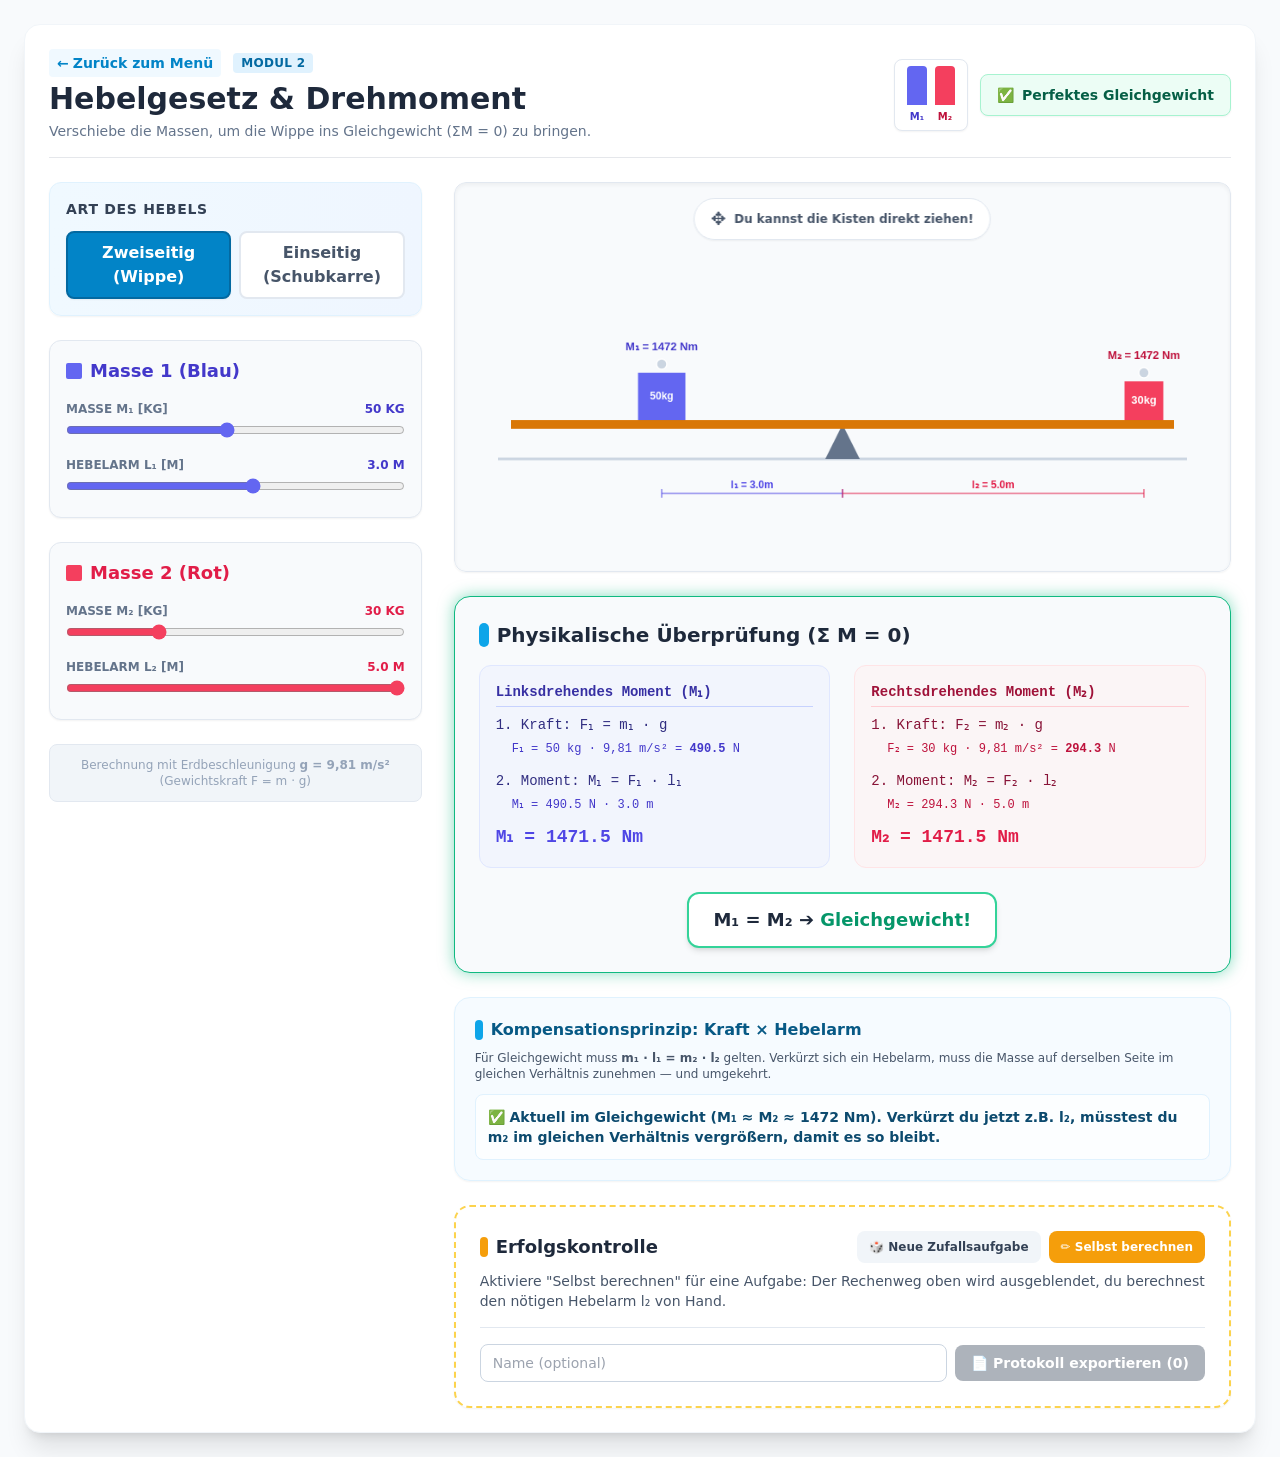
<file: modul-2-hebelgesetz.html>
<!DOCTYPE html>
<html lang="de">
<head>
    <meta charset="UTF-8">
    <meta name="viewport" content="width=device-width, initial-scale=1.0">
    <title>Modul 2: Hebelgesetz & Wippe</title>
    <link rel="stylesheet" href="tailwind.min.css">
    <style>
        canvas { 
            border: 1px solid #e2e8f0; 
            background: #f8fafc; 
            width: 100%; 
            height: auto; 
            border-radius: 0.75rem;
            box-shadow: inset 0 2px 4px 0 rgb(0 0 0 / 0.05);
            user-select: none;
            -webkit-user-select: none;
        }
        input[type="number"], select, input[type="range"] {
            transition: all 0.2s ease-in-out;
        }
        input[type="number"]:focus, select:focus {
            outline: none;
            border-color: #0ea5e9;
            box-shadow: 0 0 0 3px rgba(14, 165, 233, 0.15);
        }
        .success-glow {
            box-shadow: 0 0 15px rgba(16, 185, 129, 0.5);
            border-color: #10b981 !important;
        }
    </style>
</head>
<body class="bg-slate-50 min-h-screen p-4 md:p-6 font-sans text-slate-800">
    <div class="max-w-7xl mx-auto bg-white p-6 rounded-2xl shadow-xl border border-slate-100">
        
        <!-- Header inkl. Navigation -->
        <header class="mb-6 border-b pb-4 flex flex-col md:flex-row justify-between items-start md:items-center gap-4">
            <div>
                <div class="flex items-center gap-3 mb-1">
                    <a href="index.html" class="text-sky-600 hover:text-sky-800 font-semibold text-sm flex items-center gap-1 bg-sky-50 px-2 py-1 rounded">
                        <span>&larr;</span> Zurück zum Menü
                    </a>
                    <span class="text-xs font-bold bg-sky-100 text-sky-700 px-2 py-0.5 rounded uppercase tracking-wide">Modul 2</span>
                </div>
                <h1 class="text-3xl font-extrabold text-slate-800">Hebelgesetz & Drehmoment</h1>
                <p class="text-sm text-slate-500 mt-1">Verschiebe die Massen, um die Wippe ins Gleichgewicht (ΣM = 0) zu bringen.</p>
            </div>
            <div class="flex items-center gap-3">
                <div id="momentBarsWrap" class="flex items-end gap-2 h-[72px] bg-white px-3 py-1.5 rounded-lg border border-slate-200 shadow-sm">
                    <div class="flex flex-col items-center justify-end h-full gap-1">
                        <div id="barM1" class="w-5 bg-indigo-500 rounded-t transition-all duration-300" style="height: 8px;"></div>
                        <span class="text-[10px] font-bold text-indigo-700">M₁</span>
                    </div>
                    <div class="flex flex-col items-center justify-end h-full gap-1">
                        <div id="barM2" class="w-5 bg-rose-500 rounded-t transition-all duration-300" style="height: 8px;"></div>
                        <span class="text-[10px] font-bold text-rose-700">M₂</span>
                    </div>
                </div>
                <div id="statusBadge" class="bg-amber-50 px-4 py-2.5 rounded-lg border border-amber-200 text-amber-800 text-sm font-bold shadow-sm flex items-center gap-2 transition-all">
                    <span class="animate-pulse">⚠️</span> System kippt
                </div>
            </div>
        </header>
        
        <div class="grid grid-cols-1 lg:grid-cols-12 gap-8 items-start">
            
            <!-- Steuerpanel (Links) -->
            <div class="lg:col-span-4 space-y-6 lg:sticky lg:top-6">
                
                <!-- System-Modus -->
                <div class="p-4 bg-gradient-to-r from-sky-50 to-blue-50 rounded-xl border border-sky-100 shadow-sm">
                    <h2 class="text-sm font-bold text-slate-700 mb-3 uppercase tracking-wider">Art des Hebels</h2>
                    <div class="flex gap-2">
                        <button id="btnTwoSided" class="flex-1 bg-sky-600 text-white font-bold py-2 rounded-lg shadow-sm border-2 border-sky-700 transition-all">
                            Zweiseitig (Wippe)
                        </button>
                        <button id="btnOneSided" class="flex-1 bg-white text-slate-600 font-bold py-2 rounded-lg border-2 border-slate-200 hover:border-sky-300 transition-all">
                            Einseitig (Schubkarre)
                        </button>
                    </div>
                </div>

                <!-- Masse 1 (Links/Last) -->
                <div class="p-4 bg-slate-50 rounded-xl border border-slate-200 shadow-sm space-y-4">
                    <h3 class="text-lg font-bold text-indigo-700 flex items-center gap-2">
                        <span class="w-4 h-4 bg-indigo-500 rounded-sm"></span>
                        Masse 1 (Blau)
                    </h3>
                    <div class="space-y-3">
                        <div>
                            <label class="flex justify-between text-xs font-bold text-slate-500 mb-1 uppercase">
                                <span>Masse m₁ [kg]</span>
                                <span id="val_m1" class="text-indigo-700">50 kg</span>
                            </label>
                            <input type="range" id="m1" min="5" max="100" step="5" value="50" class="w-full accent-indigo-500">
                        </div>
                        <div>
                            <label class="flex justify-between text-xs font-bold text-slate-500 mb-1 uppercase">
                                <span>Hebelarm l₁ [m]</span>
                                <span id="val_x1" class="text-indigo-700">3.0 m</span>
                            </label>
                            <input type="range" id="x1" min="0.5" max="5" step="0.1" value="3" class="w-full accent-indigo-500">
                        </div>
                    </div>
                </div>

                <!-- Masse 2 (Rechts/Kraft) -->
                <div class="p-4 bg-slate-50 rounded-xl border border-slate-200 shadow-sm space-y-4">
                    <h3 class="text-lg font-bold text-rose-600 flex items-center gap-2">
                        <span class="w-4 h-4 bg-rose-500 rounded-sm"></span>
                        Masse 2 (Rot)
                    </h3>
                    <div class="space-y-3">
                        <div>
                            <label class="flex justify-between text-xs font-bold text-slate-500 mb-1 uppercase">
                                <span>Masse m₂ [kg]</span>
                                <span id="val_m2" class="text-rose-600">30 kg</span>
                            </label>
                            <input type="range" id="m2" min="5" max="100" step="5" value="30" class="w-full accent-rose-500">
                        </div>
                        <div>
                            <label class="flex justify-between text-xs font-bold text-slate-500 mb-1 uppercase">
                                <span>Hebelarm l₂ [m]</span>
                                <span id="val_x2" class="text-rose-600">5.0 m</span>
                            </label>
                            <input type="range" id="x2" min="0.5" max="5" step="0.1" value="5" class="w-full accent-rose-500">
                        </div>
                    </div>
                </div>

                <!-- Schwerkraft Info -->
                <div class="text-xs text-slate-400 bg-slate-100 p-3 rounded-lg border border-slate-200 text-center">
                    Berechnung mit Erdbeschleunigung <strong>g = 9,81 m/s²</strong><br>
                    (Gewichtskraft F = m · g)
                </div>

            </div>

            <!-- Canvas & Rechenweg (Rechts) -->
            <div class="lg:col-span-8 space-y-6">
                
                <!-- Interaktives Canvas -->
                <div class="relative rounded-xl overflow-hidden shadow-sm" id="canvasContainer">
                    <!-- Hinweis-Overlay -->
                    <div class="absolute top-4 left-1/2 -translate-x-1/2 bg-white/90 backdrop-blur px-4 py-1.5 rounded-full text-xs font-bold text-slate-600 border border-slate-200 shadow-sm pointer-events-none z-10 flex items-center gap-2">
                        <span class="text-lg">✥</span> Du kannst die Kisten direkt ziehen!
                    </div>
                    <canvas id="wippeCanvas" width="900" height="450"></canvas>
                </div>

                <!-- Didaktischer Rechenweg -->
                <div id="rechenwegBox" class="bg-slate-50 p-6 rounded-2xl border border-slate-200 shadow-sm transition-all duration-500">
                    <h3 class="text-xl font-bold text-slate-800 mb-4 flex items-center gap-2">
                        <span class="w-2.5 h-6 bg-sky-500 rounded-full"></span>
                        Physikalische Überprüfung (Σ M = 0)
                    </h3>
                    
                    <div class="grid grid-cols-1 md:grid-cols-2 gap-6 font-mono text-sm">
                        <!-- Links (Masse 1) -->
                        <div class="bg-indigo-50/50 p-4 rounded-xl border border-indigo-100">
                            <p class="font-bold text-indigo-800 mb-2 border-b border-indigo-200 pb-1">Linksdrehendes Moment (M₁)</p>
                            <div class="space-y-1.5 text-indigo-900">
                                <p>1. Kraft: F₁ = m₁ · g</p>
                                <p class="pl-4 text-xs text-indigo-700">F₁ = <span id="rw_m1">50</span> kg · 9,81 m/s² = <strong id="rw_f1">490.5</strong> N</p>
                                <p class="pt-2">2. Moment: M₁ = F₁ · l₁</p>
                                <p class="pl-4 text-xs text-indigo-700">M₁ = <span id="rw_f1_copy">490.5</span> N · <span id="rw_x1">3.0</span> m</p>
                                <p class="font-bold text-lg text-indigo-600 pt-1">M₁ = <span id="rw_mom1">1471.5</span> Nm</p>
                            </div>
                        </div>

                        <!-- Rechts (Masse 2) -->
                        <div class="bg-rose-50/50 p-4 rounded-xl border border-rose-100">
                            <p class="font-bold text-rose-800 mb-2 border-b border-rose-200 pb-1">Rechtsdrehendes Moment (M₂)</p>
                            <div class="space-y-1.5 text-rose-900">
                                <p>1. Kraft: F₂ = m₂ · g</p>
                                <p class="pl-4 text-xs text-rose-700">F₂ = <span id="rw_m2">30</span> kg · 9,81 m/s² = <strong id="rw_f2">294.3</strong> N</p>
                                <p class="pt-2">2. Moment: M₂ = F₂ · l₂</p>
                                <p class="pl-4 text-xs text-rose-700">M₂ = <span id="rw_f2_copy">294.3</span> N · <span id="rw_x2">5.0</span> m</p>
                                <p class="font-bold text-lg text-rose-600 pt-1">M₂ = <span id="rw_mom2">1471.5</span> Nm</p>
                            </div>
                        </div>
                    </div>

                    <!-- Gleichgewichts-Fazit -->
                    <div class="mt-6 text-center">
                        <div id="fazitBox" class="inline-block bg-white px-6 py-3 rounded-xl border-2 border-slate-200 font-bold text-lg shadow-sm">
                            M₁ = M₂ ➔ <span class="text-emerald-500">Gleichgewicht!</span>
                        </div>
                    </div>
                </div>

                <!-- Kompensationsrechner -->
                <div id="kompensationBox" class="bg-sky-50/60 p-5 rounded-2xl border border-sky-100 shadow-sm">
                    <h3 class="text-md font-bold text-sky-800 mb-2 flex items-center gap-2">
                        <span class="w-2 h-5 bg-sky-500 rounded-full"></span>
                        Kompensationsprinzip: Kraft × Hebelarm
                    </h3>
                    <p class="text-xs text-slate-600 mb-3">Für Gleichgewicht muss <strong>m₁ · l₁ = m₂ · l₂</strong> gelten. Verkürzt sich ein Hebelarm, muss die Masse auf derselben Seite im gleichen Verhältnis zunehmen — und umgekehrt.</p>
                    <p id="kompensationText" class="text-sm font-semibold text-sky-900 bg-white/70 rounded-lg p-3 border border-sky-100"></p>
                </div>

                <!-- Erfolgskontrolle -->
                <div class="bg-white p-6 rounded-2xl border-2 border-dashed border-amber-300 shadow-sm">
                    <div class="flex flex-col sm:flex-row justify-between items-start sm:items-center gap-3 mb-1">
                        <h3 class="text-lg font-bold text-slate-800 flex items-center gap-2">
                            <span class="w-2 h-5 bg-amber-500 rounded-full"></span>
                            Erfolgskontrolle
                        </h3>
                        <div class="flex gap-2 flex-wrap">
                            <button id="btnNewTask2" class="text-xs font-bold bg-slate-100 hover:bg-slate-200 text-slate-700 px-3 py-2 rounded-lg transition-colors">
                                🎲 Neue Zufallsaufgabe
                            </button>
                            <button id="btnPracticeMode2" class="text-xs font-bold bg-amber-500 hover:bg-amber-600 text-white px-3 py-2 rounded-lg transition-colors">
                                ✏️ Selbst berechnen
                            </button>
                        </div>
                    </div>
                    <p id="taskText2" class="text-sm text-slate-600 mt-2 mb-4">Aktiviere "Selbst berechnen" für eine Aufgabe: Der Rechenweg oben wird ausgeblendet, du berechnest den nötigen Hebelarm l₂ von Hand.</p>
                    <div id="practiceForm2" class="hidden flex items-center gap-3 flex-wrap">
                        <label class="text-sm font-bold text-slate-600">l₂ = </label>
                        <input type="number" id="check_x2" step="0.1" class="w-28 border border-slate-300 rounded-lg px-2 py-1.5 text-sm">
                        <span class="text-sm">m</span>
                        <button id="btnCheck2" class="bg-emerald-600 hover:bg-emerald-500 text-white font-bold px-4 py-2 rounded-lg transition-colors text-sm">
                            Prüfen
                        </button>
                    </div>
                    <div id="checkResult2" class="hidden mt-4 text-center font-bold text-sm p-3 rounded-lg"></div>

                    <div class="border-t border-slate-200 mt-4 pt-4 flex flex-col sm:flex-row items-stretch sm:items-center gap-2">
                        <input type="text" id="studentName2" placeholder="Name (optional)" class="flex-1 border border-slate-300 rounded-lg px-3 py-2 text-sm">
                        <button id="btnExportLog2" class="text-sm font-bold bg-slate-700 hover:bg-slate-800 text-white px-4 py-2 rounded-lg transition-colors disabled:opacity-40 disabled:cursor-not-allowed" disabled>
                            📄 Protokoll exportieren (<span id="logCount2">0</span>)
                        </button>
                    </div>
                </div>

            </div>
        </div>
    </div>

    <script>
        // System Status
        const G = 9.81;
        let mode = 'two-sided'; // 'two-sided' oder 'one-sided'
        
        let m1 = 50, x1 = 3; // x1 ist immer der positive Abstand vom Drehpunkt
        let m2 = 30, x2 = 5; // x2 ist immer der positive Abstand vom Drehpunkt

        // Animations-Variablen
        let currentAngle = 0;
        let targetAngle = 0;
        
        // Drag & Drop
        let activeDrag = null; // 'm1' oder 'm2'
        const canvas = document.getElementById('wippeCanvas');
        const ctx = canvas.getContext('2d');

        // UI Elemente
        const in_m1 = document.getElementById('m1');
        const in_x1 = document.getElementById('x1');
        const in_m2 = document.getElementById('m2');
        const in_x2 = document.getElementById('x2');
        const btnTwo = document.getElementById('btnTwoSided');
        const btnOne = document.getElementById('btnOneSided');

        // Initialisierung
        function init() {
            // Event Listeners für Inputs
            in_m1.addEventListener('input', updateFromInputs);
            in_x1.addEventListener('input', updateFromInputs);
            in_m2.addEventListener('input', updateFromInputs);
            in_x2.addEventListener('input', updateFromInputs);

            // Modus-Umschaltung
            btnTwo.addEventListener('click', () => setMode('two-sided'));
            btnOne.addEventListener('click', () => setMode('one-sided'));

            // Maus/Touch Events für Canvas
            canvas.addEventListener('mousedown', startDrag);
            canvas.addEventListener('mousemove', drag);
            window.addEventListener('mouseup', endDrag);
            
            canvas.addEventListener('touchstart', startDrag, {passive: false});
            canvas.addEventListener('touchmove', drag, {passive: false});
            window.addEventListener('touchend', endDrag);

            // Start Animation Loop
            requestAnimationFrame(animate);
            updateMath();

            // Erfolgskontrolle
            document.getElementById('btnPracticeMode2').addEventListener('click', togglePracticeMode);
            document.getElementById('btnNewTask2').addEventListener('click', newTask);
            document.getElementById('btnCheck2').addEventListener('click', checkAnswer);
        }

        // ===== Erfolgskontrolle =====
        let practiceMode2 = false;
        let sessionLog2 = [];
        let taskAnswer = null;
        let dragLocked = false;
        const rechenwegMaskIds = ['rw_f1', 'rw_f1_copy', 'rw_mom1', 'rw_f2', 'rw_f2_copy', 'rw_x2', 'rw_mom2'];

        function setSlidersLocked(locked) {
            dragLocked = locked;
            [in_m1, in_x1, in_m2, in_x2].forEach(el => el.disabled = locked);
        }

        function setRechenwegVisible(visible) {
            rechenwegMaskIds.forEach(id => {
                const el = document.getElementById(id);
                if (!visible) {
                    el.dataset.real = el.innerText;
                    el.innerText = '?';
                } else if (el.dataset.real !== undefined) {
                    el.innerText = el.dataset.real;
                }
            });
            const fazit = document.getElementById('fazitBox');
            const badge = document.getElementById('statusBadge');
            if (!visible) {
                fazit.dataset.real = fazit.innerHTML;
                fazit.innerHTML = '❓ <span class="text-slate-500">Erst berechnen …</span>';
                badge.dataset.real = badge.innerHTML;
                badge.innerHTML = '<span>❓</span> Aufgabe offen';
            } else {
                if (fazit.dataset.real !== undefined) fazit.innerHTML = fazit.dataset.real;
                if (badge.dataset.real !== undefined) badge.innerHTML = badge.dataset.real;
            }

            // Balkenvergleich + Kompensationsrechner ebenfalls aus-/einblenden (würden sonst die Lösung verraten)
            document.getElementById('momentBarsWrap').classList.toggle('invisible', !visible);
            document.getElementById('kompensationBox').classList.toggle('invisible', !visible);
        }

        function togglePracticeMode() {
            practiceMode2 = !practiceMode2;
            const btn = document.getElementById('btnPracticeMode2');
            if (practiceMode2) {
                btn.innerText = '👁️ Lösung anzeigen';
                newTask();
            } else {
                btn.innerText = '✏️ Selbst berechnen';
                document.getElementById('practiceForm2').classList.add('hidden');
                document.getElementById('checkResult2').classList.add('hidden');
                document.getElementById('taskText2').innerText = 'Aktiviere "Selbst berechnen" für eine Aufgabe: Der Rechenweg oben wird ausgeblendet, du berechnest den nötigen Hebelarm l₂ von Hand.';
                setRechenwegVisible(true);
                setSlidersLocked(false);
            }
        }

        function newTask() {
            // Zufällige Aufgabe erzeugen, bei der die gesuchte l2 sinnvoll im Bereich [0.5, 5.0] liegt
            let newM1, newX1, newM2, x2req;
            let attempts = 0;
            do {
                newM1 = Math.round(10 + Math.random() * 90);
                newX1 = Math.round((0.5 + Math.random() * 4.5) * 10) / 10;
                newM2 = Math.round(10 + Math.random() * 90);
                x2req = (newM1 * newX1) / newM2;
                attempts++;
            } while ((x2req < 0.5 || x2req > 5.0) && attempts < 50);

            m1 = newM1; x1 = newX1; m2 = newM2;
            in_m1.value = m1; in_x1.value = x1; in_m2.value = m2;
            x2 = 2.5; in_x2.value = x2; // neutrale Ausgangsposition, verrät die Lösung nicht
            document.getElementById('val_m1').innerText = m1 + " kg";
            document.getElementById('val_x1').innerText = x1.toFixed(1) + " m";
            document.getElementById('val_m2').innerText = m2 + " kg";
            document.getElementById('val_x2').innerText = x2.toFixed(1) + " m";
            updateMath();

            taskAnswer = Math.round(x2req * 10) / 10;
            document.getElementById('taskText2').innerHTML =
                `<strong>Aufgabe:</strong> Gegeben sind m₁ = ${m1} kg, l₁ = ${x1.toFixed(1)} m und m₂ = ${m2} kg. Wie groß muss der Hebelarm l₂ sein, damit Gleichgewicht herrscht?`;
            document.getElementById('practiceForm2').classList.remove('hidden');
            document.getElementById('check_x2').value = '';
            document.getElementById('checkResult2').classList.add('hidden');
            setRechenwegVisible(false);
            setSlidersLocked(true);
        }

        function checkAnswer() {
            if (taskAnswer === null) return;
            const userVal = parseFloat(document.getElementById('check_x2').value);
            const tolerance = Math.max(0.15, taskAnswer * 0.03);
            const isCorrect = !isNaN(userVal) && Math.abs(userVal - taskAnswer) <= tolerance;

            // Sitzungsprotokoll für Export (vor dem Verändern von x1/m1/m2 durch die nächste Aufgabe)
            sessionLog2.push({
                zeit: new Date().toLocaleTimeString('de-DE'),
                aufgabe: `m1=${m1}kg, l1=${x1.toFixed(1)}m, m2=${m2}kg → gesucht l2`,
                eingegeben: isNaN(userVal) ? '—' : userVal,
                richtig: taskAnswer,
                korrekt: isCorrect
            });
            document.getElementById('logCount2').innerText = sessionLog2.length;
            document.getElementById('btnExportLog2').disabled = false;

            // Lösung sichtbar machen: x2-Slider auf den korrekten Wert setzen, damit die Wippe sichtbar ins Gleichgewicht geht
            x2 = Math.max(0.5, Math.min(5.0, taskAnswer));
            in_x2.value = x2;
            document.getElementById('val_x2').innerText = x2.toFixed(1) + " m";
            updateMath();
            setRechenwegVisible(true);
            setSlidersLocked(false);

            const resultBox = document.getElementById('checkResult2');
            resultBox.classList.remove('hidden', 'bg-emerald-50', 'text-emerald-800', 'bg-amber-50', 'text-amber-800');
            if (isCorrect) {
                resultBox.classList.add('bg-emerald-50', 'text-emerald-800');
                resultBox.innerText = `🎉 Richtig! l₂ = ${taskAnswer} m. Rechenweg und Wippe zeigen jetzt die Lösung.`;
            } else {
                resultBox.classList.add('bg-amber-50', 'text-amber-800');
                resultBox.innerText = `Leider nicht ganz — richtig wäre l₂ = ${taskAnswer} m. Vergleiche mit dem jetzt sichtbaren Rechenweg oben.`;
            }
        }

        document.getElementById('btnExportLog2').addEventListener('click', () => {
            if (sessionLog2.length === 0) return;
            const name = document.getElementById('studentName2').value.trim() || '—';
            let text = `Erfolgskontrolle – Modul 2: Hebelgesetz & Drehmoment\n`;
            text += `Name: ${name}\n`;
            text += `Exportiert am: ${new Date().toLocaleString('de-DE')}\n`;
            text += `${'='.repeat(50)}\n\n`;
            sessionLog2.forEach((entry, i) => {
                text += `Versuch ${i + 1} (${entry.zeit})\n`;
                text += `  Aufgabe: ${entry.aufgabe}\n`;
                text += `  Eingegeben: ${entry.eingegeben} m / Richtig: ${entry.richtig} m ${entry.korrekt ? '✅' : '❌'}\n\n`;
            });
            const gesamtRichtig = sessionLog2.filter(e => e.korrekt).length;
            text += `${'='.repeat(50)}\n`;
            text += `Gesamt: ${sessionLog2.length} Versuch(e), ${gesamtRichtig}/${sessionLog2.length} richtig (${Math.round(100 * gesamtRichtig / sessionLog2.length)}%)\n`;

            const blob = new Blob([text], { type: 'text/plain;charset=utf-8' });
            const url = URL.createObjectURL(blob);
            const link = document.createElement('a');
            const safeName = name !== '—' ? name.replace(/[^a-zA-Z0-9äöüÄÖÜß_-]/g, '_') : 'protokoll';
            link.download = `erfolgskontrolle_modul2_${safeName}.txt`;
            link.href = url;
            link.click();
            URL.revokeObjectURL(url);
        });

        function setMode(newMode) {
            mode = newMode;
            if(mode === 'two-sided') {
                btnTwo.className = "flex-1 bg-sky-600 text-white font-bold py-2 rounded-lg shadow-sm border-2 border-sky-700 transition-all";
                btnOne.className = "flex-1 bg-white text-slate-600 font-bold py-2 rounded-lg border-2 border-slate-200 hover:border-sky-300 transition-all";
            } else {
                btnOne.className = "flex-1 bg-sky-600 text-white font-bold py-2 rounded-lg shadow-sm border-2 border-sky-700 transition-all";
                btnTwo.className = "flex-1 bg-white text-slate-600 font-bold py-2 rounded-lg border-2 border-slate-200 hover:border-sky-300 transition-all";
            }
            updateFromInputs(); // Recalculate
        }

        function updateFromInputs() {
            m1 = parseFloat(in_m1.value);
            x1 = parseFloat(in_x1.value);
            m2 = parseFloat(in_m2.value);
            x2 = parseFloat(in_x2.value);

            document.getElementById('val_m1').innerText = m1 + " kg";
            document.getElementById('val_x1').innerText = x1.toFixed(1) + " m";
            document.getElementById('val_m2').innerText = m2 + " kg";
            document.getElementById('val_x2').innerText = x2.toFixed(1) + " m";

            updateMath();
        }

        function updateInputsFromDrag() {
            in_x1.value = x1;
            in_x2.value = x2;
            document.getElementById('val_x1').innerText = x1.toFixed(1) + " m";
            document.getElementById('val_x2').innerText = x2.toFixed(1) + " m";
            updateMath();
        }

        function updateMath() {
            const F1 = m1 * G;
            const F2 = m2 * G;
            
            // Drehmomente (immer Beträge für die Anzeige)
            const M1 = F1 * x1;
            const M2 = F2 * x2;

            // Netto-Moment für die Animation berechnen
            let netM = 0;
            if (mode === 'two-sided') {
                // Links dreht gegen Uhrzeigersinn (-), Rechts mit dem Uhrzeigersinn (+)
                netM = M2 - M1; 
            } else {
                // Einseitiger Hebel (Schubkarre): 
                netM = M1 - M2; 
            }

            // Zielwinkel berechnen (Kippen der Wippe)
            const maxAngle = 18 * (Math.PI / 180); // max 18 Grad
            const momentTolerance = 5; // Toleranz in Nm für "Im Gleichgewicht"

            if (Math.abs(netM) <= momentTolerance) {
                targetAngle = 0; // Waagerecht
            } else {
                // Voll kippen in die entsprechende Richtung
                targetAngle = netM > 0 ? maxAngle : -maxAngle;
            }

            // UI Texte updaten
            document.getElementById('rw_m1').innerText = m1;
            document.getElementById('rw_f1').innerText = F1.toFixed(1);
            document.getElementById('rw_f1_copy').innerText = F1.toFixed(1);
            document.getElementById('rw_x1').innerText = x1.toFixed(1);
            document.getElementById('rw_mom1').innerText = M1.toFixed(1);

            document.getElementById('rw_m2').innerText = m2;
            document.getElementById('rw_f2').innerText = F2.toFixed(1);
            document.getElementById('rw_f2_copy').innerText = F2.toFixed(1);
            document.getElementById('rw_x2').innerText = x2.toFixed(1);
            document.getElementById('rw_mom2').innerText = M2.toFixed(1);

            // Balkenvergleich M1 vs M2
            const maxBarHeight = 50;
            const maxM = Math.max(M1, M2, 1);
            document.getElementById('barM1').style.height = Math.max(4, (M1 / maxM) * maxBarHeight) + 'px';
            document.getElementById('barM2').style.height = Math.max(4, (M2 / maxM) * maxBarHeight) + 'px';

            // Kompensationsrechner: was müsste sich auf der anderen Seite ändern?
            const kompText = document.getElementById('kompensationText');
            if (Math.abs(M1 - M2) <= momentTolerance) {
                kompText.innerHTML = `✅ Aktuell im Gleichgewicht (M₁ ≈ M₂ ≈ ${M1.toFixed(0)} Nm). Verkürzt du jetzt z.B. l₂, müsstest du m₂ im gleichen Verhältnis vergrößern, damit es so bleibt.`;
            } else {
                const m2Needed = (m1 * x1) / x2;
                const x2Needed = (m1 * x1) / m2;
                kompText.innerHTML = `Für Gleichgewicht (m₁·l₁ = ${(m1 * x1).toFixed(1)} kg·m) bräuchtest du: bei l₂ = ${x2.toFixed(1)}m → <strong>m₂ = ${m2Needed.toFixed(1)}kg</strong> (aktuell ${m2}kg) — oder bei m₂ = ${m2}kg → <strong>l₂ = ${x2Needed.toFixed(2)}m</strong> (aktuell ${x2.toFixed(1)}m).`;
            }

            // Badge und Kasten aktualisieren
            const badge = document.getElementById('statusBadge');
            const fazit = document.getElementById('fazitBox');
            const rechenweg = document.getElementById('rechenwegBox');

            if (Math.abs(netM) <= momentTolerance) {
                badge.className = "bg-emerald-50 px-4 py-2.5 rounded-lg border border-emerald-200 text-emerald-800 text-sm font-bold shadow-sm flex items-center gap-2 transition-all";
                badge.innerHTML = "<span>✅</span> Perfektes Gleichgewicht";
                fazit.innerHTML = `M₁ = M₂ ➔ <span class="text-emerald-600">Gleichgewicht!</span>`;
                fazit.className = "inline-block bg-white px-6 py-3 rounded-xl border-2 border-emerald-400 font-bold text-lg shadow-md";
                rechenweg.classList.add('success-glow');
            } else {
                badge.className = "bg-amber-50 px-4 py-2.5 rounded-lg border border-amber-200 text-amber-800 text-sm font-bold shadow-sm flex items-center gap-2 transition-all";
                if(mode === 'two-sided') {
                    badge.innerHTML = `<span class="animate-pulse">⚠️</span> Kippt nach ${netM > 0 ? 'rechts' : 'links'}`;
                    fazit.innerHTML = `M₁ ${netM > 0 ? '<' : '>'} M₂ ➔ <span class="text-amber-600">System kippt!</span>`;
                } else {
                    badge.innerHTML = `<span class="animate-pulse">⚠️</span> Last fällt ${netM > 0 ? 'runter' : 'hoch (zu stark gezogen)'}`;
                    fazit.innerHTML = `M₁ ${netM > 0 ? '>' : '<'} M₂ ➔ <span class="text-amber-600">Kein Gleichgewicht!</span>`;
                }
                fazit.className = "inline-block bg-white px-6 py-3 rounded-xl border-2 border-amber-300 font-bold text-lg shadow-sm";
                rechenweg.classList.remove('success-glow');
            }
        }

        // --- Canvas Rendering & Animation ---
        function animate() {
            currentAngle += (targetAngle - currentAngle) * 0.1;
            draw();
            requestAnimationFrame(animate);
        }

        const pixelsPerMeter = 70;
        const pivotX = 450; // Mitte des Canvas
        const pivotY = 280; // Drehpunkt Höhe

        function getCanvasX(m) {
            return m * pixelsPerMeter;
        }

        function getBoxSize(mass) {
            return 30 + (mass / 100) * 50; 
        }

        function draw() {
            ctx.clearRect(0, 0, canvas.width, canvas.height);

            // Bodenlinie
            ctx.beginPath();
            ctx.moveTo(50, pivotY + 40);
            ctx.lineTo(850, pivotY + 40);
            ctx.strokeStyle = '#cbd5e1';
            ctx.lineWidth = 3;
            ctx.stroke();

            // Drehpunkt
            ctx.beginPath();
            let baseWidth = 40;
            if (mode === 'two-sided') {
                ctx.moveTo(pivotX, pivotY);
                ctx.lineTo(pivotX - baseWidth/2, pivotY + 40);
                ctx.lineTo(pivotX + baseWidth/2, pivotY + 40);
            } else {
                let leftPivotX = pivotX - getCanvasX(4.5);
                ctx.moveTo(leftPivotX, pivotY);
                ctx.lineTo(leftPivotX - baseWidth/2, pivotY + 40);
                ctx.lineTo(leftPivotX + baseWidth/2, pivotY + 40);
                ctx.arc(leftPivotX, pivotY + 25, 15, 0, 2*Math.PI);
            }
            ctx.fillStyle = '#64748b';
            ctx.fill();
            ctx.closePath();

            // Brett und Kisten
            ctx.save();
            
            if (mode === 'two-sided') {
                ctx.translate(pivotX, pivotY);
            } else {
                ctx.translate(pivotX - getCanvasX(4.5), pivotY);
            }
            
            ctx.rotate(currentAngle);

            // Brett
            ctx.fillStyle = '#d97706';
            if (mode === 'two-sided') {
                ctx.fillRect(getCanvasX(-5.5), -5, getCanvasX(11), 10);
            } else {
                ctx.fillRect(getCanvasX(-0.5), -5, getCanvasX(6.5), 10);
            }

            // Kiste 1
            const s1 = getBoxSize(m1);
            let pos1 = mode === 'two-sided' ? -x1 : x1; 
            const px1 = getCanvasX(pos1);
            
            ctx.fillStyle = '#6366f1';
            ctx.fillRect(px1 - s1/2, -5 - s1, s1, s1);
            
            ctx.fillStyle = 'white';
            ctx.font = 'bold 12px sans-serif';
            ctx.textAlign = 'center';
            ctx.textBaseline = 'middle';
            ctx.fillText(m1 + 'kg', px1, -5 - s1/2);

            // Momenten-Label M1 (während offener Erfolgskontrolle-Aufgabe ausgeblendet)
            if (!dragLocked) {
                ctx.fillStyle = '#4338ca';
                ctx.font = 'bold 13px sans-serif';
                ctx.textBaseline = 'alphabetic';
                ctx.fillText(`M₁ = ${(m1 * G * x1).toFixed(0)} Nm`, px1, -5 - s1 - 26);
            }

            // Kiste 2
            const s2 = getBoxSize(m2);
            let pos2 = x2; 
            const px2 = getCanvasX(pos2);

            if (mode === 'two-sided') {
                ctx.fillStyle = '#f43f5e';
                ctx.fillRect(px2 - s2/2, -5 - s2, s2, s2);
                ctx.fillStyle = 'white';
                ctx.textBaseline = 'middle';
                ctx.fillText(m2 + 'kg', px2, -5 - s2/2);

                if (!dragLocked) {
                    ctx.fillStyle = '#be123c';
                    ctx.font = 'bold 13px sans-serif';
                    ctx.textBaseline = 'alphabetic';
                    ctx.fillText(`M₂ = ${(m2 * G * x2).toFixed(0)} Nm`, px2, -5 - s2 - 26);
                }
            } else {
                ctx.fillStyle = '#f43f5e'; 
                ctx.beginPath();
                ctx.arc(px2, -5, 10, 0, 2*Math.PI);
                ctx.fill();
                
                // Hebelkraft-Pfeil
                ctx.beginPath();
                ctx.moveTo(px2, -15);
                ctx.lineTo(px2, -60);
                ctx.strokeStyle = '#f43f5e';
                ctx.lineWidth = 4;
                ctx.stroke();
                
                ctx.beginPath();
                ctx.moveTo(px2, -60);
                ctx.lineTo(px2 - 8, -45);
                ctx.lineTo(px2 + 8, -45);
                ctx.fill();
                
                ctx.fillStyle = '#f43f5e';
                ctx.textBaseline = 'middle';
                ctx.fillText(m2 + 'kg (Zug)', px2, -75);

                if (!dragLocked) {
                    ctx.fillStyle = '#be123c';
                    ctx.font = 'bold 13px sans-serif';
                    ctx.textBaseline = 'alphabetic';
                    ctx.fillText(`M₂ = ${(m2 * G * x2).toFixed(0)} Nm`, px2, -90);
                }
            }

            // Grip-Punkte
            if(mode === 'two-sided') {
                drawGrip(ctx, px1, -5 - s1 - 10);
                drawGrip(ctx, px2, -5 - s2 - 10);
            } else {
                drawGrip(ctx, px1, -5 - s1 - 10);
                drawGrip(ctx, px2, 15);
            }

            ctx.restore();

            // Bemaßungslinien
            ctx.beginPath();
            ctx.strokeStyle = '#94a3b8';
            ctx.lineWidth = 1;
            const dimY = pivotY + 80;

            if (mode === 'two-sided') {
                const absPx1 = pivotX - getCanvasX(x1);
                const absPx2 = pivotX + getCanvasX(x2);
                drawDimensionLine(ctx, pivotX, absPx1, dimY, `l₁ = ${x1.toFixed(1)}m`, '#4f46e5');
                drawDimensionLine(ctx, pivotX, absPx2, dimY, `l₂ = ${x2.toFixed(1)}m`, '#e11d48');
            } else {
                const startX = pivotX - getCanvasX(4.5);
                const absPx1 = startX + getCanvasX(x1);
                const absPx2 = startX + getCanvasX(x2);
                drawDimensionLine(ctx, startX, absPx1, dimY, `l₁ = ${x1.toFixed(1)}m`, '#4f46e5');
                drawDimensionLine(ctx, startX, absPx2, dimY + 30, `l₂ = ${x2.toFixed(1)}m`, '#e11d48');
            }
        }

        function drawGrip(ctx, x, y) {
            ctx.beginPath();
            ctx.fillStyle = '#cbd5e1';
            ctx.arc(x, y, 6, 0, 2*Math.PI);
            ctx.fill();
            ctx.strokeStyle = 'white';
            ctx.lineWidth = 1.5;
            ctx.stroke();
        }

        function drawDimensionLine(ctx, xA, xB, y, text, color) {
            ctx.beginPath();
            ctx.moveTo(xA, y);
            ctx.lineTo(xB, y);
            ctx.strokeStyle = color;
            ctx.stroke();

            ctx.beginPath();
            ctx.moveTo(xA, y - 5); ctx.lineTo(xA, y + 5);
            ctx.moveTo(xB, y - 5); ctx.lineTo(xB, y + 5);
            ctx.stroke();

            ctx.fillStyle = color;
            ctx.font = 'bold 12px sans-serif';
            ctx.textAlign = 'center';
            ctx.textBaseline = 'bottom';
            ctx.fillText(text, (xA + xB) / 2, y - 3);
        }

        // Drag & Drop
        function getCoords(e) {
            const rect = canvas.getBoundingClientRect();
            const clientX = e.touches ? e.touches[0].clientX : e.clientX;
            return {
                x: (clientX - rect.left) * (canvas.width / rect.width)
            };
        }

        function startDrag(e) {
            if (dragLocked) return;
            const coords = getCoords(e);
            let px1, px2;
            if (mode === 'two-sided') {
                px1 = pivotX - getCanvasX(x1);
                px2 = pivotX + getCanvasX(x2);
            } else {
                let startX = pivotX - getCanvasX(4.5);
                px1 = startX + getCanvasX(x1);
                px2 = startX + getCanvasX(x2);
            }

            const tolerance = 40;
            if (Math.abs(coords.x - px1) < tolerance) {
                activeDrag = 'm1';
                canvas.style.cursor = 'grabbing';
                if(e.cancelable) e.preventDefault();
            } else if (Math.abs(coords.x - px2) < tolerance) {
                activeDrag = 'm2';
                canvas.style.cursor = 'grabbing';
                if(e.cancelable) e.preventDefault();
            }
        }

        function drag(e) {
            if (dragLocked) return;
            if (!activeDrag) {
                const coords = getCoords(e);
                let px1, px2;
                if (mode === 'two-sided') {
                    px1 = pivotX - getCanvasX(x1);
                    px2 = pivotX + getCanvasX(x2);
                } else {
                    let startX = pivotX - getCanvasX(4.5);
                    px1 = startX + getCanvasX(x1);
                    px2 = startX + getCanvasX(x2);
                }
                if (Math.abs(coords.x - px1) < 40 || Math.abs(coords.x - px2) < 40) {
                    canvas.style.cursor = 'grab';
                } else {
                    canvas.style.cursor = 'default';
                }
                return;
            }

            const coords = getCoords(e);
            let newX_meters = 0;

            if (mode === 'two-sided') {
                if (activeDrag === 'm1') {
                    newX_meters = (pivotX - coords.x) / pixelsPerMeter;
                } else {
                    newX_meters = (coords.x - pivotX) / pixelsPerMeter;
                }
            } else {
                let startX = pivotX - getCanvasX(4.5);
                newX_meters = (coords.x - startX) / pixelsPerMeter;
            }

            newX_meters = Math.max(0.5, Math.min(5.0, newX_meters));
            newX_meters = Math.round(newX_meters * 10) / 10;

            if (activeDrag === 'm1') x1 = newX_meters;
            if (activeDrag === 'm2') x2 = newX_meters;

            updateInputsFromDrag();
            if(e.cancelable) e.preventDefault();
        }

        function endDrag() {
            activeDrag = null;
            canvas.style.cursor = 'default';
        }

        window.onload = init;
    </script>
</body>
</html>
</file>
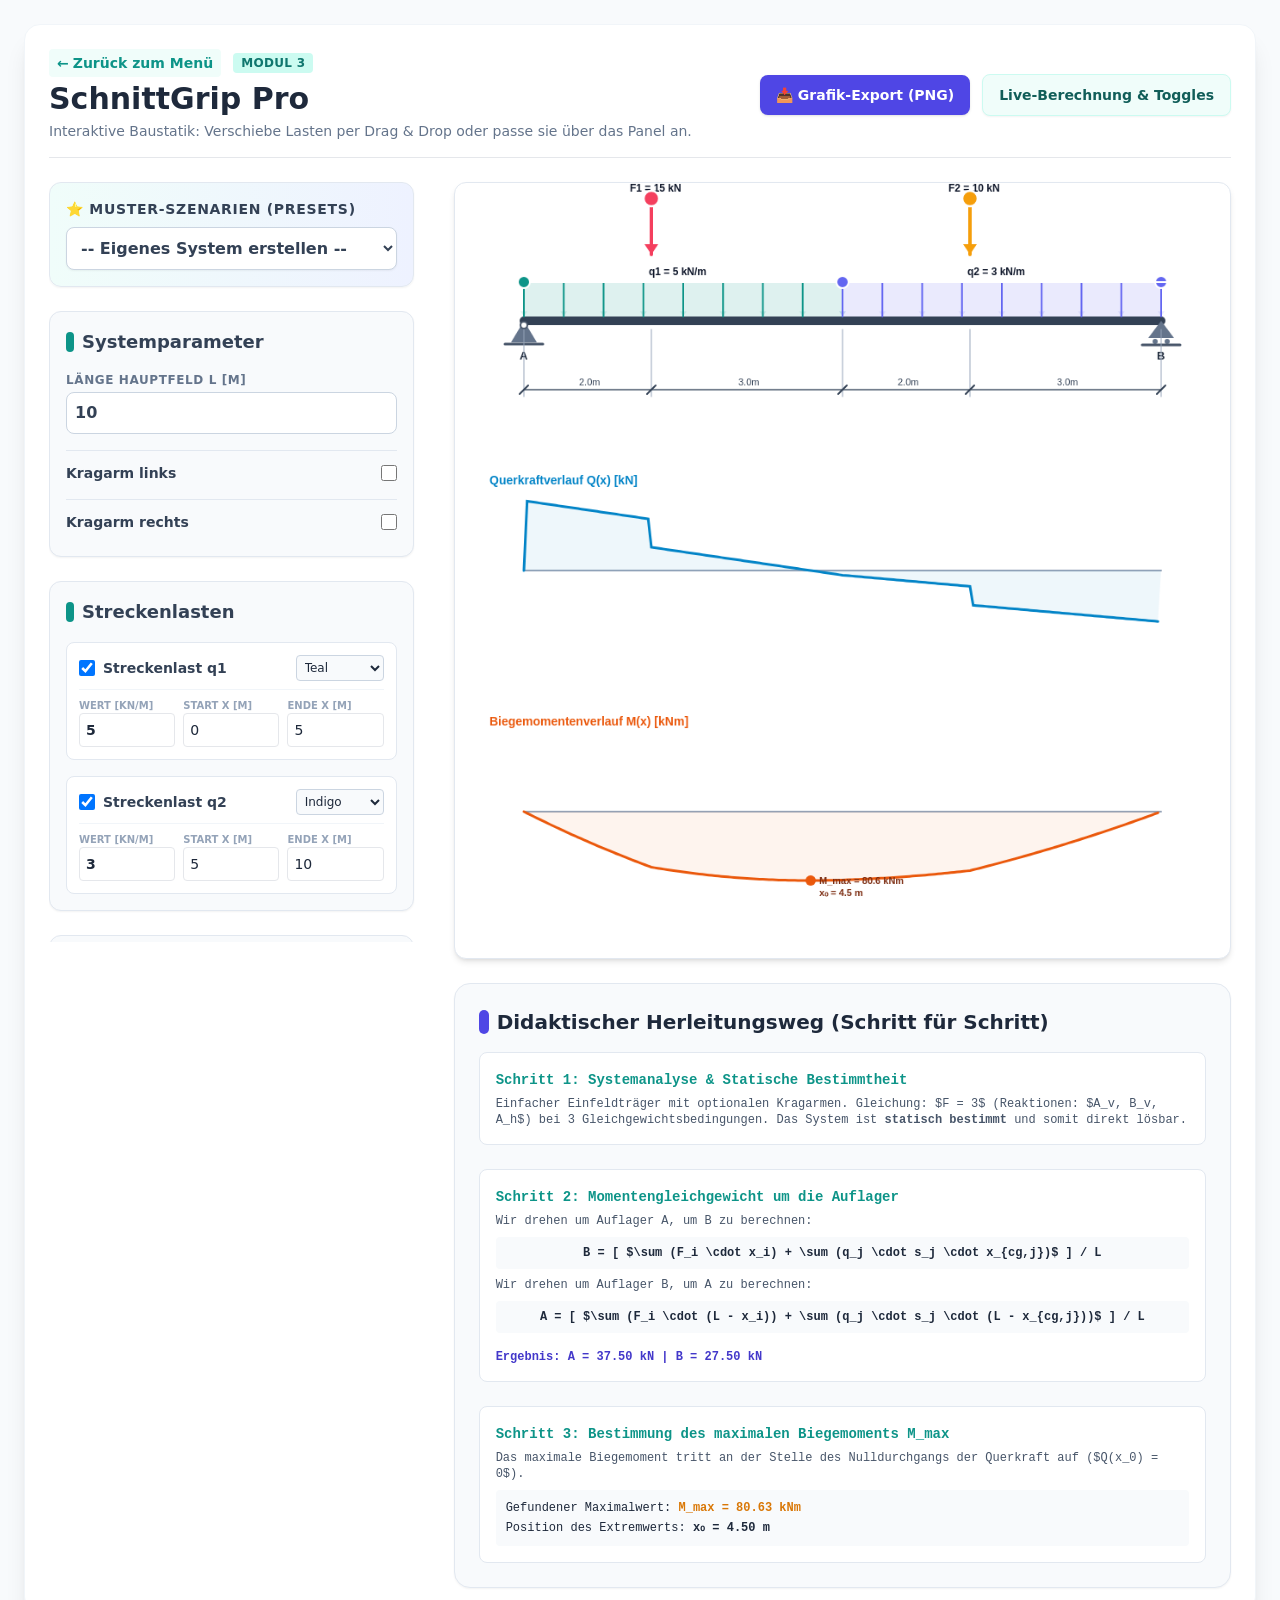
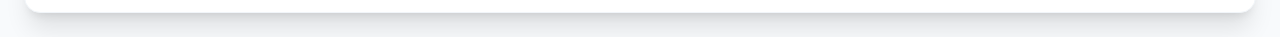
<file: modul-3-statik-einfeldtraeger.html>
<!DOCTYPE html>
<html lang="de">
<head>
    <meta charset="UTF-8">
    <meta name="viewport" content="width=device-width, initial-scale=1.0">
    <title>SchnittGrip - Statik-Tool für Einfeldträger</title>
    <link rel="stylesheet" href="tailwind.min.css">
    <style>
        canvas { 
            border: 1px solid #e2e8f0; 
            background: #ffffff; 
            width: 100%; 
            height: auto; 
            border-radius: 0.75rem;
            box-shadow: 0 4px 6px -1px rgb(0 0 0 / 0.1), 0 2px 4px -2px rgb(0 0 0 / 0.1);
            user-select: none;
            -webkit-user-select: none;
        }
        input[type="number"], select, input[type="range"] {
            transition: all 0.2s ease-in-out;
        }
        input[type="number"]:focus, select:focus {
            outline: none;
            border-color: #0d9488;
            box-shadow: 0 0 0 3px rgba(13, 148, 136, 0.15);
        }
    </style>
</head>
<body class="bg-slate-50 min-h-screen p-4 md:p-6 font-sans text-slate-800">
    <div class="max-w-7xl mx-auto bg-white p-6 rounded-2xl shadow-xl border border-slate-100">
        
        <!-- Header inkl. Navigation -->
        <header class="mb-6 border-b pb-4 flex flex-col md:flex-row justify-between items-start md:items-center gap-4">
            <div>
                <div class="flex items-center gap-3 mb-1">
                    <a href="index.html" class="text-teal-600 hover:text-teal-800 font-semibold text-sm flex items-center gap-1 bg-teal-50 px-2 py-1 rounded">
                        <span>&larr;</span> Zurück zum Menü
                    </a>
                    <span class="text-xs font-bold bg-teal-100 text-teal-700 px-2 py-0.5 rounded uppercase tracking-wide">Modul 3</span>
                </div>
                <h1 class="text-3xl font-extrabold text-slate-800">SchnittGrip Pro</h1>
                <p class="text-sm text-slate-500 mt-1">Interaktive Baustatik: Verschiebe Lasten per Drag & Drop oder passe sie über das Panel an.</p>
            </div>
            <div class="flex items-center gap-3">
                <button id="btnExport" class="bg-indigo-600 hover:bg-indigo-700 text-white font-bold px-4 py-2.5 rounded-lg shadow transition-colors text-sm flex items-center gap-2">
                    📥 Grafik-Export (PNG)
                </button>
                <div class="bg-teal-50 px-4 py-2.5 rounded-lg border border-teal-100 text-teal-800 text-sm font-semibold shadow-sm">
                    Live-Berechnung & Toggles
                </div>
            </div>
        </header>
        
        <div class="grid grid-cols-1 lg:grid-cols-12 gap-8 items-start">
            <!-- Steuerungspanel links (4 Spalten) -->
            <div class="lg:col-span-4 space-y-6 max-h-[calc(100vh-140px)] overflow-y-auto pr-2">
                <!-- Muster-Szenarien / Presets -->
                <div class="p-4 bg-gradient-to-r from-teal-50 to-indigo-50 rounded-xl border border-slate-200 shadow-sm">
                    <h2 class="text-sm font-bold text-slate-700 mb-2 uppercase tracking-wider flex items-center gap-2">
                        ⭐ Muster-Szenarien (Presets)
                    </h2>
                    <select id="presetSelect" class="w-full border border-slate-300 rounded-lg p-2.5 font-semibold text-slate-700 bg-white shadow-sm focus:ring-2 focus:ring-teal-500">
                        <option value="custom" selected>-- Eigenes System erstellen --</option>
                        <option value="einfeld">1. Reiner Einfeldträger mit Einzellast</option>
                        <option value="gleichlast">2. Gleichlast-Klassiker (vollflächig)</option>
                        <option value="doppelkragarm">3. Doppel-Kragarm mit Stützmomenten</option>
                        <option value="pruefung">4. Komplexe Prüfungsmischlast</option>
                    </select>
                </div>

                <!-- System -->
                <div class="p-4 bg-slate-50 rounded-xl border border-slate-200 shadow-sm space-y-4">
                    <h2 class="text-lg font-bold text-slate-700 flex items-center gap-2">
                        <span class="w-2 h-5 bg-teal-600 rounded-full"></span>
                        Systemparameter
                    </h2>
                    
                    <div>
                        <label class="block text-xs font-semibold text-slate-500 mb-1 uppercase tracking-wider">Länge Hauptfeld L [m]</label>
                        <input type="number" id="length" value="10" min="1" max="30" step="0.5" class="w-full border border-slate-300 rounded-lg p-2 font-semibold text-slate-700">
                    </div>

                    <!-- Kragarm links -->
                    <div class="border-t border-slate-200 pt-3">
                        <div class="flex items-center justify-between mb-2">
                            <label for="enable_kl" class="text-sm font-bold text-slate-700">Kragarm links</label>
                            <input type="checkbox" id="enable_kl" class="w-4 h-4 text-teal-600 border-slate-300 rounded focus:ring-teal-500">
                        </div>
                        <div id="kl_container" class="hidden">
                            <label class="block text-xs font-semibold text-slate-500 mb-1 uppercase tracking-wider">Länge Kragarm links [m]</label>
                            <input type="number" id="length_kl" value="2" min="0.1" max="10" step="0.1" class="w-full border border-slate-300 rounded-lg p-2 text-sm">
                        </div>
                    </div>

                    <!-- Kragarm rechts -->
                    <div class="border-t border-slate-200 pt-3">
                        <div class="flex items-center justify-between mb-2">
                            <label for="enable_kr" class="text-sm font-bold text-slate-700">Kragarm rechts</label>
                            <input type="checkbox" id="enable_kr" class="w-4 h-4 text-teal-600 border-slate-300 rounded focus:ring-teal-500">
                        </div>
                        <div id="kr_container" class="hidden">
                            <label class="block text-xs font-semibold text-slate-500 mb-1 uppercase tracking-wider">Länge Kragarm rechts [m]</label>
                            <input type="number" id="length_kr" value="2" min="0.1" max="10" step="0.1" class="w-full border border-slate-300 rounded-lg p-2 text-sm">
                        </div>
                    </div>
                </div>
                
                <!-- Streckenlasten -->
                <div class="p-4 bg-slate-50 rounded-xl border border-slate-200 shadow-sm space-y-4">
                    <h3 class="text-lg font-bold text-slate-700 flex items-center gap-2">
                        <span class="w-2 h-5 bg-teal-600 rounded-full"></span>
                        Streckenlasten
                    </h3>
                    
                    <!-- q1 -->
                    <div class="p-3 bg-white rounded-lg border border-slate-200">
                        <div class="flex justify-between items-center mb-2 pb-2 border-b border-slate-100">
                            <div class="flex items-center gap-2">
                                <input type="checkbox" id="enable_q1" checked class="w-4 h-4 text-teal-600 border-slate-300 rounded focus:ring-teal-500">
                                <span class="font-bold text-sm text-slate-700">Streckenlast q1</span>
                            </div>
                            <select id="colorQ1" class="border border-slate-300 rounded p-1 text-xs bg-slate-50 font-medium">
                                <option value="#0d9488" selected>Teal</option>
                                <option value="#6366f1">Indigo</option>
                                <option value="#10b981">Smaragd</option>
                                <option value="#f43f5e">Rose</option>
                                <option value="#f59e0b">Bernstein</option>
                            </select>
                        </div>
                        <div id="q1_inputs_container" class="grid grid-cols-3 gap-2">
                            <div>
                                <label class="block text-[10px] font-bold text-slate-400 uppercase">Wert [kN/m]</label>
                                <input type="number" id="q1" value="5" step="0.5" class="w-full border rounded p-1.5 text-sm font-semibold">
                            </div>
                            <div>
                                <label class="block text-[10px] font-bold text-slate-400 uppercase">Start x [m]</label>
                                <input type="number" id="q1_start" value="0" step="0.1" class="w-full border rounded p-1.5 text-sm">
                            </div>
                            <div>
                                <label class="block text-[10px] font-bold text-slate-400 uppercase">Ende x [m]</label>
                                <input type="number" id="q1_end" value="5" step="0.1" class="w-full border rounded p-1.5 text-sm">
                            </div>
                        </div>
                    </div>

                    <!-- q2 -->
                    <div class="p-3 bg-white rounded-lg border border-slate-200">
                        <div class="flex justify-between items-center mb-2 pb-2 border-b border-slate-100">
                            <div class="flex items-center gap-2">
                                <input type="checkbox" id="enable_q2" checked class="w-4 h-4 text-teal-600 border-slate-300 rounded focus:ring-teal-500">
                                <span class="font-bold text-sm text-slate-700">Streckenlast q2</span>
                            </div>
                            <select id="colorQ2" class="border border-slate-300 rounded p-1 text-xs bg-slate-50 font-medium">
                                <option value="#0d9488">Teal</option>
                                <option value="#6366f1" selected>Indigo</option>
                                <option value="#10b981">Smaragd</option>
                                <option value="#f43f5e">Rose</option>
                                <option value="#f59e0b">Bernstein</option>
                            </select>
                        </div>
                        <div id="q2_inputs_container" class="grid grid-cols-3 gap-2">
                            <div>
                                <label class="block text-[10px] font-bold text-slate-400 uppercase">Wert [kN/m]</label>
                                <input type="number" id="q2" value="3" step="0.5" class="w-full border rounded p-1.5 text-sm font-semibold">
                            </div>
                            <div>
                                <label class="block text-[10px] font-bold text-slate-400 uppercase">Start x [m]</label>
                                <input type="number" id="q2_start" value="5" step="0.1" class="w-full border rounded p-1.5 text-sm">
                            </div>
                            <div>
                                <label class="block text-[10px] font-bold text-slate-400 uppercase">Ende x [m]</label>
                                <input type="number" id="q2_end" value="10" step="0.1" class="w-full border rounded p-1.5 text-sm">
                            </div>
                        </div>
                    </div>
                </div>
                
                <!-- Einzellasten -->
                <div class="p-4 bg-slate-50 rounded-xl border border-slate-200 shadow-sm space-y-4">
                    <h3 class="text-lg font-bold text-slate-700 flex items-center gap-2">
                        <span class="w-2 h-5 bg-teal-600 rounded-full"></span>
                        Einzellasten
                    </h3>
                    
                    <!-- F1 -->
                    <div class="p-3 bg-white rounded-lg border border-slate-200">
                        <div class="flex justify-between items-center mb-2 pb-2 border-b border-slate-100">
                            <div class="flex items-center gap-2">
                                <input type="checkbox" id="enable_f1" checked class="w-4 h-4 text-teal-600 border-slate-300 rounded focus:ring-teal-500">
                                <span class="font-bold text-sm text-slate-700">Einzellast F1</span>
                            </div>
                            <select id="colorF1" class="border border-slate-300 rounded p-1 text-xs bg-slate-50 font-medium">
                                <option value="#0d9488">Teal</option>
                                <option value="#6366f1">Indigo</option>
                                <option value="#10b981">Smaragd</option>
                                <option value="#f43f5e" selected>Rose</option>
                                <option value="#f59e0b">Bernstein</option>
                            </select>
                        </div>
                        <div id="f1_inputs_container" class="grid grid-cols-2 gap-3">
                            <div>
                                <label class="block text-[10px] font-bold text-slate-400 uppercase">Kraft [kN]</label>
                                <input type="number" id="f1" value="15" step="1" class="w-full border rounded p-1.5 text-sm font-semibold">
                            </div>
                            <div>
                                <label class="block text-[10px] font-bold text-slate-400 uppercase">Position x [m]</label>
                                <input type="number" id="x1" value="2" step="0.1" class="w-full border rounded p-1.5 text-sm">
                            </div>
                        </div>
                    </div>

                    <!-- F2 -->
                    <div class="p-3 bg-white rounded-lg border border-slate-200">
                        <div class="flex justify-between items-center mb-2 pb-2 border-b border-slate-100">
                            <div class="flex items-center gap-2">
                                <input type="checkbox" id="enable_f2" checked class="w-4 h-4 text-teal-600 border-slate-300 rounded focus:ring-teal-500">
                                <span class="font-bold text-sm text-slate-700">Einzellast F2</span>
                            </div>
                            <select id="colorF2" class="border border-slate-300 rounded p-1 text-xs bg-slate-50 font-medium">
                                <option value="#0d9488">Teal</option>
                                <option value="#6366f1">Indigo</option>
                                <option value="#10b981">Smaragd</option>
                                <option value="#f43f5e">Rose</option>
                                <option value="#f59e0b" selected>Bernstein</option>
                            </select>
                        </div>
                        <div id="f2_inputs_container" class="grid grid-cols-2 gap-3">
                            <div>
                                <label class="block text-[10px] font-bold text-slate-400 uppercase">Kraft [kN]</label>
                                <input type="number" id="f2" value="10" step="1" class="w-full border rounded p-1.5 text-sm font-semibold">
                            </div>
                            <div>
                                <label class="block text-[10px] font-bold text-slate-400 uppercase">Position x [m]</label>
                                <input type="number" id="x2" value="7" step="0.1" class="w-full border rounded p-1.5 text-sm">
                            </div>
                        </div>
                    </div>
                </div>

                <!-- Skalierung & Darstellungsoptionen -->
                <div class="p-4 bg-slate-50 rounded-xl border border-slate-200 shadow-sm space-y-4">
                    <h3 class="text-sm font-bold text-slate-700">Darstellungsoptionen</h3>
                    <div>
                        <label class="block text-xs font-semibold text-slate-500 mb-1 uppercase tracking-wider">Maßstab der Kurvenhöhe</label>
                        <input type="range" id="diagramScale" min="0.2" max="2.5" step="0.05" value="1" class="w-full accent-teal-600">
                    </div>
                    <div class="flex items-center justify-between border-t border-slate-200 pt-3">
                        <label for="show_x0" class="text-sm font-bold text-slate-700">Momenten-Maximum x₀ einblenden</label>
                        <input type="checkbox" id="show_x0" checked class="w-4 h-4 text-teal-600 border-slate-300 rounded focus:ring-teal-500">
                    </div>
                </div>

                <!-- Auflager-Ergebnisse -->
                <div class="bg-teal-50 p-4 rounded-xl border border-teal-100 shadow-inner">
                    <h2 class="font-extrabold text-teal-800 text-lg mb-2 flex items-center gap-2">
                        🔔 Berechnungsergebnisse
                    </h2>
                    <div id="output" class="space-y-1 text-teal-950 text-sm">
                        <!-- Wird dynamisch befüllt -->
                    </div>
                </div>
            </div>
            
            <!-- Canvas und Rechenweg rechts -->
            <div class="lg:col-span-8 space-y-6 lg:sticky lg:top-6">
                <!-- Statik Canvas mit Sonde -->
                <div class="relative">
                    <canvas id="statikCanvas" width="900" height="900"></canvas>
                    <!-- Schwebendes Sonden-Overlay für Echtzeit-Werte -->
                    <div id="sondeTooltip" class="absolute hidden bg-slate-900/95 text-white p-3 rounded-lg text-xs shadow-xl border border-slate-700 pointer-events-none space-y-1.5 w-64 z-50">
                        <div class="font-bold border-b border-slate-700 pb-1 flex justify-between">
                            <span>Sondendaten</span>
                            <span id="sonde_x" class="text-teal-400">x = 0.00 m</span>
                        </div>
                        <div class="flex justify-between">
                            <span>Querkraft Q(x):</span>
                            <span id="sonde_q" class="font-bold text-sky-400">0.00 kN</span>
                        </div>
                        <div class="flex justify-between">
                            <span>Biegemoment M(x):</span>
                            <span id="sonde_m" class="font-bold text-amber-400">0.00 kNm</span>
                        </div>
                        <div id="sonde_didaktik" class="text-[10px] text-slate-400 italic pt-1 border-t border-slate-800">
                            Mathematischer Zusammenhang...
                        </div>
                    </div>
                </div>

                <!-- Didaktischer Rechenweg -->
                <div class="bg-slate-50 p-6 rounded-2xl border border-slate-200 shadow-sm">
                    <h3 class="text-xl font-bold text-slate-800 mb-4 flex items-center gap-2">
                        <span class="w-2.5 h-6 bg-indigo-600 rounded-full"></span>
                        Didaktischer Herleitungsweg (Schritt für Schritt)
                    </h3>
                    <div id="rechenweg" class="space-y-6 text-sm text-slate-700 leading-relaxed font-mono">
                        <!-- Wird dynamisch generiert -->
                    </div>
                </div>
            </div>
        </div>
    </div>

    <script>
        const canvas = document.getElementById('statikCanvas');
        const ctx = canvas.getContext('2d');
        
        let lastMouseX = -1; // Speichert Mausposition für Sondenzeichnung
        let dragElements = []; // Liste der interaktiven Anfasser im Canvas
        let activeDragId = null; // ID des aktuell gezogenen Elements

        // Globale statische Variablen zur Berechnung
        let A = 0, B = 0;
        let maxM_global = 0, maxX0_global = 0, maxQ_global = 0, totalLoad_global = 0, L_global = 0;

        function getVal(id) {
            const val = parseFloat(document.getElementById(id).value);
            return isNaN(val) ? 0 : val;
        }

        // Steuert das Aus- und Einblenden der Inputbereiche je nach Toggle-Checkbox
        function updateInputVisualStates() {
            const toggles = ['q1', 'q2', 'f1', 'f2'];
            toggles.forEach(id => {
                const active = document.getElementById('enable_' + id).checked;
                const container = document.getElementById(id + '_inputs_container');
                if (active) {
                    container.classList.remove('opacity-30', 'pointer-events-none');
                } else {
                    container.classList.add('opacity-30', 'pointer-events-none');
                }
            });
        }

        // Listener für Toggles
        document.querySelectorAll('#enable_q1, #enable_q2, #enable_f1, #enable_f2').forEach(toggle => {
            toggle.addEventListener('change', function() {
                updateInputVisualStates();
                calculate();
            });
        });

        // Toggles für Kragarme anzeigen/ausblenden
        document.getElementById('enable_kl').addEventListener('change', function() {
            document.getElementById('kl_container').classList.toggle('hidden', !this.checked);
            calculate();
        });
        document.getElementById('enable_kr').addEventListener('change', function() {
            document.getElementById('kr_container').classList.toggle('hidden', !this.checked);
            calculate();
        });

        // Schalter für x0 Position neu zeichnen lassen bei Änderung
        document.getElementById('show_x0').addEventListener('change', calculate);
        document.getElementById('diagramScale').addEventListener('input', calculate);

        // Inputs bei numerischer Änderung neu berechnen
        document.querySelectorAll('input[type="number"]').forEach(input => {
            input.addEventListener('input', calculate);
        });

        // Szenarien (Presets) laden
        document.getElementById('presetSelect').addEventListener('change', function() {
            const val = this.value;
            if (val === 'custom') return;

            // Zurücksetzen der Kragarme
            document.getElementById('enable_kl').checked = false;
            document.getElementById('enable_kr').checked = false;
            document.getElementById('kl_container').classList.add('hidden');
            document.getElementById('kr_container').classList.add('hidden');

            if (val === 'einfeld') {
                document.getElementById('length').value = 10;
                document.getElementById('enable_q1').checked = false;
                document.getElementById('enable_q2').checked = false;
                document.getElementById('enable_f1').checked = true;
                document.getElementById('f1').value = 20;
                document.getElementById('x1').value = 5;
                document.getElementById('enable_f2').checked = false;
            } else if (val === 'gleichlast') {
                document.getElementById('length').value = 10;
                document.getElementById('enable_q1').checked = true;
                document.getElementById('q1').value = 4;
                document.getElementById('q1_start').value = 0;
                document.getElementById('q1_end').value = 10;
                document.getElementById('enable_q2').checked = false;
                document.getElementById('enable_f1').checked = false;
                document.getElementById('enable_f2').checked = false;
            } else if (val === 'doppelkragarm') {
                document.getElementById('length').value = 10;
                document.getElementById('enable_kl').checked = true;
                document.getElementById('length_kl').value = 2.5;
                document.getElementById('kl_container').classList.remove('hidden');
                document.getElementById('enable_kr').checked = true;
                document.getElementById('length_kr').value = 2.5;
                document.getElementById('kr_container').classList.remove('hidden');

                document.getElementById('enable_q1').checked = true;
                document.getElementById('q1').value = 3;
                document.getElementById('q1_start').value = -2.5;
                document.getElementById('q1_end').value = 12.5;
                document.getElementById('enable_q2').checked = false;

                document.getElementById('enable_f1').checked = true;
                document.getElementById('f1').value = 15;
                document.getElementById('x1').value = -2.5;
                document.getElementById('enable_f2').checked = true;
                document.getElementById('f2').value = 15;
                document.getElementById('x2').value = 12.5;
            } else if (val === 'pruefung') {
                document.getElementById('length').value = 12;
                document.getElementById('enable_kl').checked = true;
                document.getElementById('length_kl').value = 2;
                document.getElementById('kl_container').classList.remove('hidden');

                document.getElementById('enable_q1').checked = true;
                document.getElementById('q1').value = 5;
                document.getElementById('q1_start').value = -2;
                document.getElementById('q1_end').value = 4;

                document.getElementById('enable_q2').checked = true;
                document.getElementById('q2').value = 2.5;
                document.getElementById('q2_start').value = 4;
                document.getElementById('q2_end').value = 12;

                document.getElementById('enable_f1').checked = true;
                document.getElementById('f1').value = 12;
                document.getElementById('x1').value = 2;
                document.getElementById('enable_f2').checked = true;
                document.getElementById('f2').value = 8;
                document.getElementById('x2').value = 9;
            }

            updateInputVisualStates();
            calculate();
        });

        // Bild-Export (hochauflösender weißer Hintergrund + angehängte Werte-Tabelle)
        document.getElementById('btnExport').addEventListener('click', function() {
            const tempMouseX = lastMouseX;
            lastMouseX = -1;
            calculate();

            const tableHeight = 260;
            const exportCanvas = document.createElement('canvas');
            exportCanvas.width = canvas.width;
            exportCanvas.height = canvas.height + tableHeight;
            const exportCtx = exportCanvas.getContext('2d');

            // Weißer Hintergrund + Diagramm
            exportCtx.fillStyle = '#ffffff';
            exportCtx.fillRect(0, 0, exportCanvas.width, exportCanvas.height);
            exportCtx.drawImage(canvas, 0, 0);

            // Trennlinie
            const tableTop = canvas.height + 20;
            exportCtx.strokeStyle = '#cbd5e1';
            exportCtx.lineWidth = 1.5;
            exportCtx.beginPath();
            exportCtx.moveTo(40, canvas.height + 8);
            exportCtx.lineTo(canvas.width - 40, canvas.height + 8);
            exportCtx.stroke();

            // Titel
            exportCtx.fillStyle = '#0f172a';
            exportCtx.font = 'bold 18px sans-serif';
            exportCtx.textAlign = 'left';
            exportCtx.textBaseline = 'alphabetic';
            exportCtx.fillText('Ergebnisse — SchnittGrip Pro', 40, tableTop + 14);

            // Werte in zwei Spalten
            const rowsLeft = [
                ['Trägerlänge L', `${L_global.toFixed(2)} m`],
                ['Auflagerkraft A', `${A.toFixed(2)} kN`],
                ['Auflagerkraft B', `${B.toFixed(2)} kN`],
                ['Gesamtlast (vertikal)', `${totalLoad_global.toFixed(2)} kN`],
            ];
            const rowsRight = [
                ['Max. Biegemoment |M|max', `${Math.abs(maxM_global).toFixed(2)} kNm`],
                ['Position von Mmax', `x = ${maxX0_global.toFixed(2)} m`],
                ['Max. Querkraft |Q|max', `${Math.abs(maxQ_global).toFixed(2)} kN`],
                ['Erstellt am', new Date().toLocaleDateString('de-DE')],
            ];

            exportCtx.font = '14px sans-serif';
            const lineHeight = 34;
            const colLeftX = 40;
            const colRightX = exportCanvas.width / 2 + 20;
            let rowY = tableTop + 45;

            rowsLeft.forEach(([label, value], i) => {
                const y = rowY + i * lineHeight;
                exportCtx.fillStyle = '#475569';
                exportCtx.font = '13px sans-serif';
                exportCtx.fillText(label, colLeftX, y);
                exportCtx.fillStyle = '#0f172a';
                exportCtx.font = 'bold 14px sans-serif';
                exportCtx.fillText(value, colLeftX, y + 17);
            });
            rowsRight.forEach(([label, value], i) => {
                const y = rowY + i * lineHeight;
                exportCtx.fillStyle = '#475569';
                exportCtx.font = '13px sans-serif';
                exportCtx.fillText(label, colRightX, y);
                exportCtx.fillStyle = '#0f172a';
                exportCtx.font = 'bold 14px sans-serif';
                exportCtx.fillText(value, colRightX, y + 17);
            });

            const link = document.createElement('a');
            link.download = 'arbeitsblatt_statik_traeger.png';
            link.href = exportCanvas.toDataURL('image/png');
            link.click();

            lastMouseX = tempMouseX;
            calculate();
        });

        const tooltip = document.getElementById('sondeTooltip');

        // Funktion zur Positionsermittlung (Maus und Touch kompatibel)
        function getEventCoords(e) {
            const rect = canvas.getBoundingClientRect();
            const clientX = e.touches && e.touches.length > 0 ? e.touches[0].clientX : e.clientX;
            const clientY = e.touches && e.touches.length > 0 ? e.touches[0].clientY : e.clientY;
            return {
                x: (clientX - rect.left) * (canvas.width / rect.width),
                y: (clientY - rect.top) * (canvas.height / rect.height),
                rawX: clientX - rect.left,
                rawY: clientY - rect.top
            };
        }

        function findDragTarget(coords) {
            for (let el of dragElements) {
                const dist = Math.hypot(coords.x - el.x, coords.y - el.y);
                if (dist < 22) { 
                    return el;
                }
            }
            return null;
        }

        function startDrag(e) {
            const coords = getEventCoords(e);
            const target = findDragTarget(coords);
            if (target) {
                activeDragId = target.id;
                canvas.style.cursor = 'grabbing';
                tooltip.classList.add('hidden'); 
                if (e.cancelable) e.preventDefault();
            }
        }

        function moveDrag(e) {
            const coords = getEventCoords(e);
            const kl_active = document.getElementById('enable_kl').checked;
            const kr_active = document.getElementById('enable_kr').checked;
            const L_kl = kl_active ? getVal('length_kl') : 0;
            const L_kr = kr_active ? getVal('length_kr') : 0;
            const L = getVal('length');
            
            const minX = -L_kl;
            const maxX = L + L_kr;
            const totalLength = L_kl + L + L_kr;

            const paddingX = 80;
            const drawWidth = canvas.width - 2 * paddingX;

            if (activeDragId) {
                let newX = minX + ((coords.x - paddingX) / drawWidth) * totalLength;
                newX = Math.round(newX * 10) / 10;
                newX = Math.max(minX, Math.min(maxX, newX));

                const inputEl = document.getElementById(activeDragId);
                if (inputEl) {
                    inputEl.value = newX;
                    calculate();
                }
                if (e.cancelable) e.preventDefault();
            } else {
                lastMouseX = coords.x;
                calculate();

                const rect = canvas.getBoundingClientRect();
                tooltip.classList.remove('hidden');

                const tooltipWidth = 256; 
                const tooltipHeight = 120; 
                
                let leftPos = coords.rawX + 15;
                let topPos = coords.rawY + 15;

                if (leftPos + tooltipWidth > rect.width) {
                    leftPos = coords.rawX - tooltipWidth - 15;
                }

                if (topPos + tooltipHeight > rect.height) {
                    topPos = coords.rawY - tooltipHeight - 15;
                }

                leftPos = Math.max(5, leftPos);
                topPos = Math.max(5, topPos);

                tooltip.style.left = leftPos + 'px';
                tooltip.style.top = topPos + 'px';
            }

            if (!activeDragId && !e.touches) {
                const target = findDragTarget(coords);
                canvas.style.cursor = target ? 'grab' : 'crosshair';
            }
        }

        function endDrag() {
            if (activeDragId) {
                activeDragId = null;
                canvas.style.cursor = 'crosshair';
                document.getElementById('presetSelect').value = 'custom'; 
            }
        }

        canvas.addEventListener('mousedown', startDrag);
        canvas.addEventListener('mousemove', moveDrag);
        window.addEventListener('mouseup', endDrag);

        canvas.addEventListener('touchstart', startDrag, { passive: false });
        canvas.addEventListener('touchmove', moveDrag, { passive: false });
        window.addEventListener('touchend', endDrag);

        // Kernberechnung der Statik
        function calculate() {
            const L = getVal('length');
            const kl_active = document.getElementById('enable_kl').checked;
            const kr_active = document.getElementById('enable_kr').checked;
            const L_kl = kl_active ? getVal('length_kl') : 0;
            const L_kr = kr_active ? getVal('length_kr') : 0;

            const f1_active = document.getElementById('enable_f1').checked;
            const F1 = f1_active ? getVal('f1') : 0;
            const x1 = f1_active ? getVal('x1') : 0;

            const f2_active = document.getElementById('enable_f2').checked;
            const F2 = f2_active ? getVal('f2') : 0;
            const x2 = f2_active ? getVal('x2') : 0;

            const q1_active = document.getElementById('enable_q1').checked;
            const q1_val = q1_active ? getVal('q1') : 0;
            const q1_start = q1_active ? getVal('q1_start') : 0;
            const q1_end = q1_active ? getVal('q1_end') : 0;

            const q2_active = document.getElementById('enable_q2').checked;
            const q2_val = q2_active ? getVal('q2') : 0;
            const q2_start = q2_active ? getVal('q2_start') : 0;
            const q2_end = q2_active ? getVal('q2_end') : 0;

            // Auflagerkräfte berechnen (Summe der Momente um B = 0 -> A, Summe um A = 0 -> B)
            let sum_M_B = 0; 
            let sum_M_A = 0; 

            // Einzellast F1
            if (f1_active) {
                sum_M_B += F1 * (L - x1);
                sum_M_A += F1 * x1;
            }
            // Einzellast F2
            if (f2_active) {
                sum_M_B += F2 * (L - x2);
                sum_M_A += F2 * x2;
            }

            // Streckenlast q1
            let q1_total = 0;
            if (q1_active && q1_end > q1_start) {
                const q1_len = q1_end - q1_start;
                q1_total = q1_val * q1_len;
                const q1_cog = q1_start + q1_len / 2; // Schwerpunkt
                sum_M_B += q1_total * (L - q1_cog);
                sum_M_A += q1_total * q1_cog;
            }

            // Streckenlast q2
            let q2_total = 0;
            if (q2_active && q2_end > q2_start) {
                const q2_len = q2_end - q2_start;
                q2_total = q2_val * q2_len;
                const q2_cog = q2_start + q2_len / 2; // Schwerpunkt
                sum_M_B += q2_total * (L - q2_cog);
                sum_M_A += q2_total * q2_cog;
            }

            A = sum_M_B / L;
            B = sum_M_A / L;

            // Ausgabe runden
            const A_rnd = Math.round(A * 100) / 100;
            const B_rnd = Math.round(B * 100) / 100;
            const totalLoad = (f1_active ? F1 : 0) + (f2_active ? F2 : 0) + q1_total + q2_total;

            document.getElementById('output').innerHTML = `
                <div class="flex justify-between py-1 border-b border-teal-200/50">
                    <span class="font-semibold">Vertikalauflager A:</span>
                    <span class="font-extrabold text-teal-900">${A_rnd.toFixed(2)} kN</span>
                </div>
                <div class="flex justify-between py-1 border-b border-teal-200/50">
                    <span class="font-semibold">Vertikalauflager B:</span>
                    <span class="font-extrabold text-teal-900">${B_rnd.toFixed(2)} kN</span>
                </div>
                <div class="flex justify-between py-1 pt-2">
                    <span class="font-semibold text-slate-500">Gesamte Vertikalbelastung:</span>
                    <span class="font-bold text-slate-700">${totalLoad.toFixed(2)} kN</span>
                </div>
            `;

            // Schnittgrößenfunktion für x im Trägersystem
            function getSchnittgroessen(x) {
                let Q = 0;
                let M = 0;

                // Auflager links vom betrachteten Punkt x
                if (x > 0) {
                    Q += A;
                    M += A * x;
                }
                if (x > L) {
                    Q += B;
                    M += B * (x - L);
                }

                // Einzellasten links vom Punkt x
                if (f1_active && x1 < x) {
                    Q -= F1;
                    M -= F1 * (x - x1);
                }
                if (f2_active && x2 < x) {
                    Q -= F2;
                    M -= F2 * (x - x2);
                }

                // Streckenlast q1 integrieren
                if (q1_active) {
                    if (x > q1_start) {
                        let activeEnd = Math.min(x, q1_end);
                        let activeLen = activeEnd - q1_start;
                        Q -= q1_val * activeLen;
                        M -= q1_val * activeLen * (x - (q1_start + activeEnd) / 2);
                    }
                }

                // Streckenlast q2 integrieren
                if (q2_active) {
                    if (x > q2_start) {
                        let activeEnd = Math.min(x, q2_end);
                        let activeLen = activeEnd - q2_start;
                        Q -= q2_val * activeLen;
                        M -= q2_val * activeLen * (x - (q2_start + activeEnd) / 2);
                    }
                }

                return { Q, M };
            }

            // Extremwert der Biegemomente (und Querkraft) berechnen (Feldmomente)
            let maxM = 0;
            let maxX0 = 0;
            let maxQ = 0;
            const step_eval = 0.01;
            const minX = -L_kl;
            const maxX = L + L_kr;

            for (let x = minX; x <= maxX; x += step_eval) {
                const s = getSchnittgroessen(x);
                if (Math.abs(s.M) > Math.abs(maxM)) {
                    maxM = s.M;
                    maxX0 = x;
                }
                if (Math.abs(s.Q) > Math.abs(maxQ)) {
                    maxQ = s.Q;
                }
            }

            // Ergebnisse global ablegen (für PNG-Export mit Werte-Tabelle)
            maxM_global = maxM;
            maxX0_global = maxX0;
            maxQ_global = maxQ;
            totalLoad_global = totalLoad;
            L_global = L;

            // Didaktischen Rechenweg generieren
            generateDidacticPathway(L, L_kl, L_kr, kl_active, kr_active, F1, x1, f1_active, F2, x2, f2_active, q1_val, q1_start, q1_end, q1_active, q2_val, q2_start, q2_end, q2_active, A_rnd, B_rnd, maxM, maxX0);

            // Canvas zeichnen
            drawSystem(L, L_kl, L_kr, kl_active, kr_active, F1, x1, f1_active, F2, x2, f2_active, q1_val, q1_start, q1_end, q1_active, q2_val, q2_start, q2_end, q2_active, getSchnittgroessen, maxM, maxX0);
        }

        // Didaktischen Rechenweg generieren
        function generateDidacticPathway(L, L_kl, L_kr, kl_active, kr_active, F1, x1, f1_active, F2, x2, f2_active, q1_val, q1_start, q1_end, q1_active, q2_val, q2_start, q2_end, q2_active, A_rnd, B_rnd, maxM, maxX0) {
            let pathHtml = "";

            // Schritt 1: Statische Bestimmtheit prüfen
            pathHtml += `
                <div class="p-4 bg-white rounded-lg border border-slate-200">
                    <div class="text-teal-600 font-bold mb-1">Schritt 1: Systemanalyse & Statische Bestimmtheit</div>
                    <p class="text-xs text-slate-600">
                        Einfacher Einfeldträger mit optionalen Kragarmen. 
                        Gleichung: $F = 3$ (Reaktionen: $A_v, B_v, A_h$) bei 3 Gleichgewichtsbedingungen.
                        Das System ist <strong>statisch bestimmt</strong> und somit direkt lösbar.
                    </p>
                </div>
            `;

            // Schritt 2: Auflagerkräfte herleiten
            let bMomentEq = `\\sum M^{(A)} = 0 = B \\cdot L`;
            let aMomentEq = `\\sum M^{(B)} = 0 = A \\cdot L`;
            
            if (f1_active) {
                bMomentEq += ` - F_1 \\cdot x_1`;
                aMomentEq += ` - F_1 \\cdot (L - x_1)`;
            }
            if (f2_active) {
                bMomentEq += ` - F_2 \\cdot x_2`;
                aMomentEq += ` - F_2 \\cdot (L - x_2)`;
            }
            if (q1_active) {
                const len = q1_end - q1_start;
                const force = q1_val * len;
                const arm = q1_start + len/2;
                bMomentEq += ` - (q_1 \\cdot l_{q1}) \\cdot x_{cg1}`;
                aMomentEq += ` - (q_1 \\cdot l_{q1}) \\cdot (L - x_{cg1})`;
            }
            if (q2_active) {
                const len = q2_end - q2_start;
                const force = q2_val * len;
                const arm = q2_start + len/2;
                bMomentEq += ` - (q_2 \\cdot l_{q2}) \\cdot x_{cg2}`;
                aMomentEq += ` - (q_2 \\cdot l_{q2}) \\cdot (L - x_{cg2})`;
            }

            pathHtml += `
                <div class="p-4 bg-white rounded-lg border border-slate-200">
                    <div class="text-teal-600 font-bold mb-1">Schritt 2: Momentengleichgewicht um die Auflager</div>
                    <div class="text-xs text-slate-600 space-y-2">
                        <div>Wir drehen um Auflager A, um B zu berechnen:</div>
                        <div class="bg-slate-50 p-2 rounded font-mono font-bold text-slate-800 text-center">
                            B = [ $\\sum (F_i \\cdot x_i) + \\sum (q_j \\cdot s_j \\cdot x_{cg,j})$ ] / L
                        </div>
                        <div>Wir drehen um Auflager B, um A zu berechnen:</div>
                        <div class="bg-slate-50 p-2 rounded font-mono font-bold text-slate-800 text-center">
                            A = [ $\\sum (F_i \\cdot (L - x_i)) + \\sum (q_j \\cdot s_j \\cdot (L - x_{cg,j}))$ ] / L
                        </div>
                        <div class="pt-2 text-indigo-700 font-bold">Ergebnis: A = ${A_rnd.toFixed(2)} kN | B = ${B_rnd.toFixed(2)} kN</div>
                    </div>
                </div>
            `;

            // Schritt 3: Maximales Moment einblenden
            pathHtml += `
                <div class="p-4 bg-white rounded-lg border border-slate-200">
                    <div class="text-teal-600 font-bold mb-1">Schritt 3: Bestimmung des maximalen Biegemoments M_max</div>
                    <p class="text-xs text-slate-600 mb-2">
                        Das maximale Biegemoment tritt an der Stelle des Nulldurchgangs der Querkraft auf ($Q(x_0) = 0$).
                    </p>
                    <div class="bg-slate-50 p-2.5 rounded font-mono text-xs text-slate-800 space-y-1">
                        <div>Gefundener Maximalwert: <strong class="text-amber-600">M_max = ${Math.abs(maxM).toFixed(2)} kNm</strong></div>
                        <div>Position des Extremwerts: <strong>x₀ = ${maxX0.toFixed(2)} m</strong></div>
                    </div>
                </div>
            `;

            document.getElementById('rechenweg').innerHTML = pathHtml;
        }

        // Zeichnen des gesamten Systems im Canvas
        function drawSystem(L, L_kl, L_kr, kl_active, kr_active, F1, x1, f1_active, F2, x2, f2_active, q1_val, q1_start, q1_end, q1_active, q2_val, q2_start, q2_end, q2_active, getSchnittgroessen, maxM, maxX0) {
            ctx.clearRect(0, 0, canvas.width, canvas.height);

            const totalLength = L_kl + L + L_kr;
            const paddingX = 80;
            const drawWidth = canvas.width - 2 * paddingX;

            // X-Koordinate mappen auf Canvas-Pixel
            function getPixelX(x) {
                return paddingX + ((x + L_kl) / totalLength) * drawWidth;
            }

            // System-Trägerlinie auf Y = 160
            const beamY = 160;

            // Zeichne Träger
            ctx.strokeStyle = '#334155';
            ctx.lineWidth = 10;
            ctx.lineCap = 'round';
            ctx.beginPath();
            ctx.moveTo(getPixelX(-L_kl), beamY);
            ctx.lineTo(getPixelX(L + L_kr), beamY);
            ctx.stroke();

            // Auflager A (Festlager bei x=0)
            const ax = getPixelX(0);
            ctx.fillStyle = '#64748b';
            ctx.beginPath();
            ctx.moveTo(ax, beamY);
            ctx.lineTo(ax - 15, beamY + 25);
            ctx.lineTo(ax + 15, beamY + 25);
            ctx.closePath();
            ctx.fill();
            // Gelenkkreis
            ctx.fillStyle = '#ffffff';
            ctx.beginPath();
            ctx.arc(ax, beamY + 5, 4, 0, Math.PI * 2);
            ctx.fill();
            ctx.strokeStyle = '#475569';
            ctx.lineWidth = 2;
            ctx.stroke();
            // Bodenlinie
            ctx.strokeStyle = '#475569';
            ctx.lineWidth = 3;
            ctx.beginPath();
            ctx.moveTo(ax - 22, beamY + 27);
            ctx.lineTo(ax + 22, beamY + 27);
            ctx.stroke();
            // Label
            ctx.fillStyle = '#1e293b';
            ctx.font = 'bold 13px sans-serif';
            ctx.fillText('A', ax - 5, beamY + 45);

            // Auflager B (Loslager bei x=L)
            const bx = getPixelX(L);
            ctx.fillStyle = '#64748b';
            ctx.beginPath();
            ctx.moveTo(bx, beamY);
            ctx.lineTo(bx - 15, beamY + 20);
            ctx.lineTo(bx + 15, beamY + 20);
            ctx.closePath();
            ctx.fill();
            // Rollen
            ctx.beginPath();
            ctx.arc(bx - 7, beamY + 24, 3, 0, Math.PI * 2);
            ctx.arc(bx + 7, beamY + 24, 3, 0, Math.PI * 2);
            ctx.fill();
            // Bodenlinie
            ctx.beginPath();
            ctx.moveTo(bx - 22, beamY + 28);
            ctx.lineTo(bx + 22, beamY + 28);
            ctx.stroke();
            // Label
            ctx.fillStyle = '#1e293b';
            ctx.fillText('B', bx - 5, beamY + 45);

            // Drag-Buttons initialisieren
            dragElements = [];

            // Kollisionsvermeidung: verschiebt sich überlappende Lasten automatisch übereinander,
            // damit Pfeile/Beschriftungen nicht ineinander laufen (übernommen aus früherer Tool-Version)
            const placedLoads = [];
            function getSafeY(startX, endX, requiredHeight) {
                let currentBottomY = beamY - 5;
                let collision = true;
                let watchdog = 0;
                while (collision && watchdog < 20) {
                    collision = false;
                    for (const pl of placedLoads) {
                        if (Math.max(startX, pl.startX) < Math.min(endX, pl.endX)) {
                            if (currentBottomY > pl.topY - 6) {
                                currentBottomY = pl.topY - 12;
                                collision = true;
                            }
                        }
                    }
                    watchdog++;
                }
                const topY = currentBottomY - requiredHeight;
                placedLoads.push({ startX, endX, topY });
                return { bottomY: currentBottomY, topY };
            }

            // Streckenlasten zuerst zeichnen (unterste Etage, direkt am Träger)
            if (q1_active && q1_end > q1_start) {
                const qxStart = getPixelX(q1_start);
                const qxEnd = getPixelX(q1_end);
                const col = document.getElementById('colorQ1').value;
                ctx.fillStyle = col + '22'; // Transparente Füllung
                ctx.strokeStyle = col;
                ctx.lineWidth = 2;

                const qHeight = 40;
                const { bottomY: q1BottomY } = getSafeY(qxStart, qxEnd, qHeight + 20);
                const q1LineY = q1BottomY - qHeight;
                ctx.fillRect(qxStart, q1LineY, qxEnd - qxStart, qHeight);
                ctx.beginPath();
                ctx.moveTo(qxStart, q1LineY);
                ctx.lineTo(qxEnd, q1LineY);
                ctx.stroke();

                // Kleine vertikale Begrenzungspfeile zeichnen
                const arrowStep = Math.max(15, (qxEnd - qxStart) / 8);
                for (let px = qxStart; px <= qxEnd + 1; px += arrowStep) {
                    ctx.beginPath();
                    ctx.moveTo(px, q1LineY);
                    ctx.lineTo(px, q1BottomY);
                    ctx.stroke();
                    // Spitzen
                    ctx.beginPath();
                    ctx.moveTo(px, q1BottomY);
                    ctx.lineTo(px - 4, q1BottomY - 6);
                    ctx.lineTo(px + 4, q1BottomY - 6);
                    ctx.fill();
                }

                // Label
                ctx.fillStyle = '#0f172a';
                ctx.font = 'bold 12px sans-serif';
                ctx.fillText(`q1 = ${q1_val} kN/m`, (qxStart + qxEnd)/2 - 40, q1LineY - 8);

                // Drag handles für q1 Start/Ende
                ctx.fillStyle = col;
                ctx.beginPath();
                ctx.arc(qxStart, q1LineY, 7, 0, Math.PI*2);
                ctx.arc(qxEnd, q1LineY, 7, 0, Math.PI*2);
                ctx.fill();
                ctx.strokeStyle = '#ffffff';
                ctx.lineWidth = 2;
                ctx.stroke();

                dragElements.push({ id: 'q1_start', x: qxStart, y: q1LineY });
                dragElements.push({ id: 'q1_end', x: qxEnd, y: q1LineY });
            }

            if (q2_active && q2_end > q2_start) {
                const qxStart = getPixelX(q2_start);
                const qxEnd = getPixelX(q2_end);
                const col = document.getElementById('colorQ2').value;
                ctx.fillStyle = col + '22';
                ctx.strokeStyle = col;
                ctx.lineWidth = 2;

                const qHeight = 40;
                const { bottomY: q2BottomY } = getSafeY(qxStart, qxEnd, qHeight + 20);
                const q2LineY = q2BottomY - qHeight;
                ctx.fillRect(qxStart, q2LineY, qxEnd - qxStart, qHeight);
                ctx.beginPath();
                ctx.moveTo(qxStart, q2LineY);
                ctx.lineTo(qxEnd, q2LineY);
                ctx.stroke();

                const arrowStep = Math.max(15, (qxEnd - qxStart) / 8);
                for (let px = qxStart; px <= qxEnd + 1; px += arrowStep) {
                    ctx.beginPath();
                    ctx.moveTo(px, q2LineY);
                    ctx.lineTo(px, q2BottomY);
                    ctx.stroke();
                    ctx.beginPath();
                    ctx.moveTo(px, q2BottomY);
                    ctx.lineTo(px - 4, q2BottomY - 6);
                    ctx.lineTo(px + 4, q2BottomY - 6);
                    ctx.fill();
                }

                ctx.fillStyle = '#0f172a';
                ctx.font = 'bold 12px sans-serif';
                ctx.fillText(`q2 = ${q2_val} kN/m`, (qxStart + qxEnd)/2 - 40, q2LineY - 8);

                // Drag handles
                ctx.fillStyle = col;
                ctx.beginPath();
                ctx.arc(qxStart, q2LineY, 7, 0, Math.PI*2);
                ctx.arc(qxEnd, q2LineY, 7, 0, Math.PI*2);
                ctx.fill();
                ctx.strokeStyle = '#ffffff';
                ctx.lineWidth = 2;
                ctx.stroke();

                dragElements.push({ id: 'q2_start', x: qxStart, y: q2LineY });
                dragElements.push({ id: 'q2_end', x: qxEnd, y: q2LineY });
            }

            // Einzellasten danach zeichnen (stapeln sich automatisch über etwaigen Streckenlasten)
            if (f1_active) {
                const fx1 = getPixelX(x1);
                const col = document.getElementById('colorF1').value;
                const reqHeight = 65 + 16;
                const { bottomY: f1BottomY, topY: f1TopY } = getSafeY(fx1 - 25, fx1 + 25, reqHeight);
                const f1TailY = f1BottomY - 65;
                ctx.strokeStyle = col;
                ctx.fillStyle = col;
                ctx.lineWidth = 4;
                
                // Pfeil nach unten
                ctx.beginPath();
                ctx.moveTo(fx1, f1TailY);
                ctx.lineTo(fx1, f1BottomY);
                ctx.stroke();
                // Pfeilspitze
                ctx.beginPath();
                ctx.moveTo(fx1, f1BottomY);
                ctx.lineTo(fx1 - 8, f1BottomY - 12);
                ctx.lineTo(fx1 + 8, f1BottomY - 12);
                ctx.fill();

                // Kraftbeschriftung
                ctx.font = 'bold 12px sans-serif';
                ctx.fillStyle = '#0f172a';
                ctx.fillText(`F1 = ${F1} kN`, fx1 - 25, f1TailY - 8);

                // Grip Handle für Drag & Drop
                ctx.fillStyle = col;
                ctx.beginPath();
                ctx.arc(fx1, f1TailY, 9, 0, Math.PI * 2);
                ctx.fill();
                ctx.strokeStyle = '#ffffff';
                ctx.lineWidth = 2.5;
                ctx.stroke();

                dragElements.push({ id: 'x1', x: fx1, y: f1TailY });
            }

            if (f2_active) {
                const fx2 = getPixelX(x2);
                const col = document.getElementById('colorF2').value;
                const reqHeight = 65 + 16;
                const { bottomY: f2BottomY, topY: f2TopY } = getSafeY(fx2 - 25, fx2 + 25, reqHeight);
                const f2TailY = f2BottomY - 65;
                ctx.strokeStyle = col;
                ctx.fillStyle = col;
                ctx.lineWidth = 4;

                // Pfeil nach unten
                ctx.beginPath();
                ctx.moveTo(fx2, f2TailY);
                ctx.lineTo(fx2, f2BottomY);
                ctx.stroke();
                // Pfeilspitze
                ctx.beginPath();
                ctx.moveTo(fx2, f2BottomY);
                ctx.lineTo(fx2 - 8, f2BottomY - 12);
                ctx.lineTo(fx2 + 8, f2BottomY - 12);
                ctx.fill();

                // Kraftbeschriftung
                ctx.font = 'bold 12px sans-serif';
                ctx.fillStyle = '#0f172a';
                ctx.fillText(`F2 = ${F2} kN`, fx2 - 25, f2TailY - 8);

                // Grip Handle für Drag & Drop
                ctx.fillStyle = col;
                ctx.beginPath();
                ctx.arc(fx2, f2TailY, 9, 0, Math.PI * 2);
                ctx.fill();
                ctx.strokeStyle = '#ffffff';
                ctx.lineWidth = 2.5;
                ctx.stroke();

                dragElements.push({ id: 'x2', x: fx2, y: f2TailY });
            }

            // Normgerechte automatische Bemaßungskette
            drawDimensionChain(L, L_kl, L_kr, kl_active, kr_active, F1, x1, f1_active, F2, x2, f2_active, q1_start, q1_end, q1_active, q2_start, q2_end, q2_active, getPixelX, beamY);

            // Diagramm-Skalierungsfaktor
            const userScale = parseFloat(document.getElementById('diagramScale').value);

            // ============================================
            // QUERKRAFT DIAGRAMM (Y-Mitte = 450)
            // ============================================
            const qDiagramY = 450;
            ctx.strokeStyle = '#94a3b8';
            ctx.lineWidth = 2;
            ctx.beginPath();
            ctx.moveTo(getPixelX(-L_kl), qDiagramY);
            ctx.lineTo(getPixelX(L + L_kr), qDiagramY);
            ctx.stroke();

            // Titel links
            ctx.fillStyle = '#0284c7';
            ctx.font = 'bold 14px sans-serif';
            ctx.fillText('Querkraftverlauf Q(x) [kN]', paddingX - 40, qDiagramY - 100);

            // Skalierung Querkraftdiagramm bestimmen (max Kraftwert mappen auf 80px Höhe)
            let maxQForScale = 10;
            for (let x = -L_kl; x <= L + L_kr; x += 0.1) {
                const val = Math.abs(getSchnittgroessen(x).Q);
                if (val > maxQForScale) maxQForScale = val;
            }
            const qScaleFactor = (80 / maxQForScale) * userScale;

            // Q-Kurve zeichnen
            ctx.strokeStyle = '#0284c7';
            ctx.lineWidth = 3;
            ctx.beginPath();
            
            // Startpunkt ganz links
            let sStart = getSchnittgroessen(-L_kl);
            ctx.moveTo(getPixelX(-L_kl), qDiagramY - sStart.Q * qScaleFactor);

            for (let x = -L_kl; x <= L + L_kr; x += 0.05) {
                const s = getSchnittgroessen(x);
                ctx.lineTo(getPixelX(x), qDiagramY - s.Q * qScaleFactor);
            }
            ctx.stroke();

            // Flächenschraffur
            ctx.fillStyle = '#0284c711';
            ctx.beginPath();
            ctx.moveTo(getPixelX(-L_kl), qDiagramY);
            for (let x = -L_kl; x <= L + L_kr; x += 0.05) {
                ctx.lineTo(getPixelX(x), qDiagramY - getSchnittgroessen(x).Q * qScaleFactor);
            }
            ctx.lineTo(getPixelX(L + L_kr), qDiagramY);
            ctx.closePath();
            ctx.fill();

            // Nullstellen-Marker zeichnen (wo die Querkraft die Achse quert)
            ctx.fillStyle = '#cbd5e1';

            // ============================================
            // MOMENTEN DIAGRAMM (Y-Mitte = 730)
            // ============================================
            const mDiagramY = 730;
            ctx.strokeStyle = '#94a3b8';
            ctx.lineWidth = 2;
            ctx.beginPath();
            ctx.moveTo(getPixelX(-L_kl), mDiagramY);
            ctx.lineTo(getPixelX(L + L_kr), mDiagramY);
            ctx.stroke();

            // Titel links
            ctx.fillStyle = '#ea580c';
            ctx.font = 'bold 14px sans-serif';
            ctx.fillText('Biegemomentenverlauf M(x) [kNm]', paddingX - 40, mDiagramY - 100);

            // Skalierung Momentenkurve bestimmen
            let maxMForScale = 10;
            for (let x = -L_kl; x <= L + L_kr; x += 0.1) {
                const val = Math.abs(getSchnittgroessen(x).M);
                if (val > maxMForScale) maxMForScale = val;
            }
            const mScaleFactor = (80 / maxMForScale) * userScale;

            // M-Kurve zeichnen (Im Bauwesen zeichnet man positive Momente auf der Zugseite, also nach UNTEN)
            ctx.strokeStyle = '#ea580c';
            ctx.lineWidth = 3;
            ctx.beginPath();
            
            let mStart = getSchnittgroessen(-L_kl);
            ctx.moveTo(getPixelX(-L_kl), mDiagramY + mStart.M * mScaleFactor);

            for (let x = -L_kl; x <= L + L_kr; x += 0.05) {
                const s = getSchnittgroessen(x);
                ctx.lineTo(getPixelX(x), mDiagramY + s.M * mScaleFactor);
            }
            ctx.stroke();

            // Flächenschraffur
            ctx.fillStyle = '#ea580c11';
            ctx.beginPath();
            ctx.moveTo(getPixelX(-L_kl), mDiagramY);
            for (let x = -L_kl; x <= L + L_kr; x += 0.05) {
                ctx.lineTo(getPixelX(x), mDiagramY + getSchnittgroessen(x).M * mScaleFactor);
            }
            ctx.lineTo(getPixelX(L + L_kr), mDiagramY);
            ctx.closePath();
            ctx.fill();

            // M_max Marker
            if (document.getElementById('show_x0').checked) {
                const mx0 = getPixelX(maxX0);
                const my0 = mDiagramY + maxM * mScaleFactor;

                ctx.fillStyle = '#ea580c';
                ctx.beginPath();
                ctx.arc(mx0, my0, 6, 0, Math.PI * 2);
                ctx.fill();

                // Text dazu
                ctx.fillStyle = '#7c2d12';
                ctx.font = 'bold 11px sans-serif';
                ctx.fillText(`M_max = ${Math.abs(maxM).toFixed(1)} kNm`, mx0 + 10, my0 + 4);
                ctx.fillText(`x₀ = ${maxX0.toFixed(1)} m`, mx0 + 10, my0 + 18);
            }

            // ============================================
            // INTERAKTIVE SONDE (Sondierungs-Linie zeichnen)
            // ============================================
            if (lastMouseX >= paddingX && lastMouseX <= canvas.width - paddingX) {
                let sX = ((lastMouseX - paddingX) / drawWidth) * totalLength - L_kl;
                sX = Math.round(sX * 100) / 100; // Präzise auf 2 Nachkommastellen runden

                const sPixelX = getPixelX(sX);
                const values = getSchnittgroessen(sX);

                // Vertikalen Strich über das gesamte Canvas ziehen
                ctx.strokeStyle = '#64748b';
                ctx.lineWidth = 1.5;
                ctx.setLineDash([5, 5]);
                ctx.beginPath();
                ctx.moveTo(sPixelX, beamY - 40);
                ctx.lineTo(sPixelX, mDiagramY + 110);
                ctx.stroke();
                ctx.setLineDash([]); // Reset LineDash

                // Schnittpunkte hervorheben
                ctx.fillStyle = '#0284c7'; // Q-Schnittpunkt
                ctx.beginPath();
                ctx.arc(sPixelX, qDiagramY - values.Q * qScaleFactor, 6, 0, Math.PI * 2);
                ctx.fill();

                ctx.fillStyle = '#ea580c'; // M-Schnittpunkt
                ctx.beginPath();
                ctx.arc(sPixelX, mDiagramY + values.M * mScaleFactor, 6, 0, Math.PI * 2);
                ctx.fill();

                // Live-Tooltip HTML befüllen
                document.getElementById('sonde_x').innerText = `x = ${sX.toFixed(2)} m`;
                document.getElementById('sonde_q').innerText = `${values.Q.toFixed(2)} kN`;
                document.getElementById('sonde_m').innerText = `${values.M.toFixed(2)} kNm`;

                // Didaktische Herleitungshilfe live generieren
                let formulaStr = "Reine Biegespannung vorliegend.";
                if (Math.abs(values.Q) < 0.1) {
                    formulaStr = "Schnittpunkt / Maximum: Die Querkraft Q ist hier 0, das Biegemoment erreicht folglich einen Extrempunkt!";
                } else if (values.Q > 0) {
                    formulaStr = "Positive Steigung: Da Q(x) > 0, nimmt das Biegemoment in positive x-Richtung linear/parabolisch zu.";
                } else {
                    formulaStr = "Negative Steigung: Da Q(x) < 0, nimmt das Biegemoment ab.";
                }
                document.getElementById('sonde_didaktik').innerText = formulaStr;
            }
        }

        // Zeichnen der normgerechten Maßkette
        function drawDimensionChain(L, L_kl, L_kr, kl_active, kr_active, F1, x1, f1_active, F2, x2, f2_active, q1_start, q1_end, q1_active, q2_start, q2_end, q2_active, getPixelX, beamY) {
            const chainY = 240;

            // Markante Punkte sammeln
            let points = [0, L];
            if (kl_active) points.push(-L_kl);
            if (kr_active) points.push(L + L_kr);
            if (f1_active) points.push(x1);
            if (f2_active) points.push(x2);
            if (q1_active) {
                points.push(q1_start);
                points.push(q1_end);
            }
            if (q2_active) {
                points.push(q2_start);
                points.push(q2_end);
            }

            // Duplikate filtern und sortieren
            points = [...new Set(points)].sort((a, b) => a - b);

            // Bemaßungslinie zeichnen
            ctx.strokeStyle = '#475569';
            ctx.lineWidth = 1.5;
            ctx.beginPath();
            ctx.moveTo(getPixelX(points[0]), chainY);
            ctx.lineTo(getPixelX(points[points.length - 1]), chainY);
            ctx.stroke();

            // Teilstücke zeichnen
            for (let i = 0; i < points.length; i++) {
                const px = getPixelX(points[i]);
                
                // Hilfslinien nach oben zum Träger hin
                ctx.strokeStyle = '#94a3b8';
                ctx.lineWidth = 1;
                ctx.beginPath();
                ctx.moveTo(px, beamY + 10);
                ctx.lineTo(px, chainY + 8);
                ctx.stroke();

                // Schrägstriche der Bemaßung
                ctx.strokeStyle = '#334155';
                ctx.lineWidth = 2;
                ctx.beginPath();
                ctx.moveTo(px - 5, chainY + 5);
                ctx.lineTo(px + 5, chainY - 5);
                ctx.stroke();

                // Abstandswert über dem Strich zeichnen
                if (i < points.length - 1) {
                    const nextX = getPixelX(points[i+1]);
                    const diff = points[i+1] - points[i];
                    if (diff > 0.05) { // Nur zeichnen, wenn der Abstand messbar ist
                        ctx.fillStyle = '#334155';
                        ctx.font = '11px sans-serif';
                        ctx.fillText(`${diff.toFixed(1)}m`, (px + nextX)/2 - 10, chainY - 5);
                    }
                }
            }
        }

        // Initialisierung des Programms
        window.onload = function() {
            updateInputVisualStates();
            calculate();
        }
    </script>
</body>
</html>
</file>
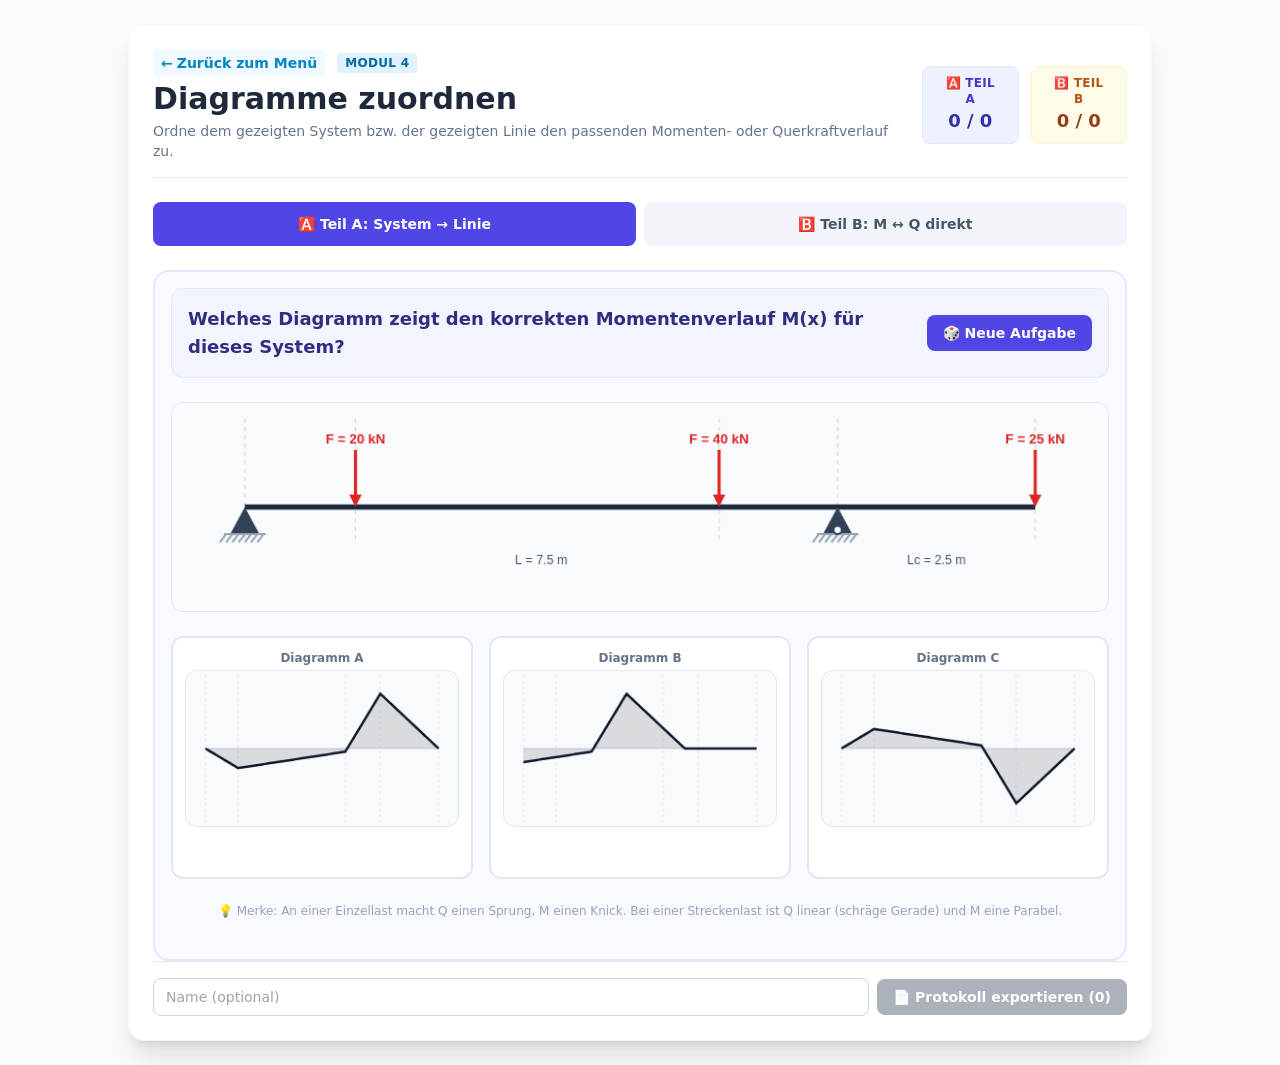
<file: modul-4-diagramme-zuordnen.html>
<!DOCTYPE html>
<html lang="de">
<head>
    <meta charset="UTF-8">
    <meta name="viewport" content="width=device-width, initial-scale=1.0">
    <title>Modul 4: Diagramme zuordnen</title>
    <link rel="stylesheet" href="tailwind.min.css">
    <style>
        canvas {
            border: 1px solid #e2e8f0;
            background: #f8fafc;
            width: 100%;
            height: auto;
            border-radius: 0.75rem;
        }
        .option-card {
            transition: all 0.2s ease;
        }
        .option-card:hover {
            transform: translateY(-2px);
        }
    </style>
</head>
<body class="bg-slate-50 min-h-screen p-4 md:p-6 font-sans text-slate-800">
    <div class="max-w-5xl mx-auto bg-white p-6 rounded-2xl shadow-xl border border-slate-100">

        <!-- Header -->
        <header class="mb-6 border-b pb-4 flex flex-col md:flex-row justify-between items-start md:items-center gap-4">
            <div>
                <div class="flex items-center gap-3 mb-1">
                    <a href="index.html" class="text-sky-600 hover:text-sky-800 font-semibold text-sm flex items-center gap-1 bg-sky-50 px-2 py-1 rounded">
                        <span>&larr;</span> Zurück zum Menü
                    </a>
                    <span class="text-xs font-bold bg-sky-100 text-sky-700 px-2 py-0.5 rounded uppercase tracking-wide">Modul 4</span>
                </div>
                <h1 class="text-3xl font-extrabold text-slate-800">Diagramme zuordnen</h1>
                <p class="text-sm text-slate-500 mt-1">Ordne dem gezeigten System bzw. der gezeigten Linie den passenden Momenten- oder Querkraftverlauf zu.</p>
            </div>
            <div class="flex gap-3">
                <div class="bg-indigo-50 border border-indigo-100 px-4 py-2 rounded-lg text-center">
                    <div class="text-xs font-bold text-indigo-700 uppercase tracking-wide">🅰️ Teil A</div>
                    <div class="text-lg font-extrabold text-indigo-800"><span id="scoreCorrectA">0</span> / <span id="scoreTotalA">0</span></div>
                </div>
                <div class="bg-amber-50 border border-amber-100 px-4 py-2 rounded-lg text-center">
                    <div class="text-xs font-bold text-amber-700 uppercase tracking-wide">🅱️ Teil B</div>
                    <div class="text-lg font-extrabold text-amber-800"><span id="scoreCorrectB">0</span> / <span id="scoreTotalB">0</span></div>
                </div>
            </div>
        </header>

        <!-- Umschalter Teil A / Teil B -->
        <div class="flex gap-2 mb-6">
            <button id="btnPartA" class="flex-1 text-sm font-bold px-4 py-3 rounded-lg transition-colors bg-indigo-600 text-white">
                🅰️ Teil A: System → Linie
            </button>
            <button id="btnPartB" class="flex-1 text-sm font-bold px-4 py-3 rounded-lg transition-colors bg-slate-100 text-slate-600 hover:bg-slate-200">
                🅱️ Teil B: M ↔ Q direkt
            </button>
        </div>

        <!-- ================= TEIL A ================= -->
        <div id="partA" class="bg-indigo-50/40 border-2 border-indigo-100 rounded-2xl p-4">
        <!-- Aufgabenstellung -->
        <div class="bg-indigo-50/60 border border-indigo-100 rounded-xl p-4 mb-6 flex flex-col sm:flex-row justify-between items-start sm:items-center gap-3">
            <p id="taskPrompt" class="font-bold text-indigo-900 text-lg">Lade die erste Aufgabe …</p>
            <button id="btnNewTask" class="text-sm font-bold bg-indigo-600 hover:bg-indigo-500 text-white px-4 py-2 rounded-lg transition-colors whitespace-nowrap">
                🎲 Neue Aufgabe
            </button>
        </div>

        <!-- System -->
        <div class="mb-6">
            <canvas id="systemCanvas" width="900" height="200"></canvas>
        </div>

        <!-- Antwortoptionen -->
        <div class="grid grid-cols-1 md:grid-cols-3 gap-4 mb-4">
            <div class="option-card bg-white border-2 border-slate-200 rounded-xl p-3 cursor-pointer" data-idx="0">
                <div class="text-center text-xs font-bold text-slate-500 mb-1">Diagramm A</div>
                <canvas id="ans0" width="280" height="160"></canvas>
                <p id="cap0" class="text-xs text-center mt-2 min-h-[2.5em]"></p>
            </div>
            <div class="option-card bg-white border-2 border-slate-200 rounded-xl p-3 cursor-pointer" data-idx="1">
                <div class="text-center text-xs font-bold text-slate-500 mb-1">Diagramm B</div>
                <canvas id="ans1" width="280" height="160"></canvas>
                <p id="cap1" class="text-xs text-center mt-2 min-h-[2.5em]"></p>
            </div>
            <div class="option-card bg-white border-2 border-slate-200 rounded-xl p-3 cursor-pointer" data-idx="2">
                <div class="text-center text-xs font-bold text-slate-500 mb-1">Diagramm C</div>
                <canvas id="ans2" width="280" height="160"></canvas>
                <p id="cap2" class="text-xs text-center mt-2 min-h-[2.5em]"></p>
            </div>
        </div>

        <div id="feedbackBox" class="hidden text-center font-bold p-4 rounded-xl mb-4"></div>

        <div class="text-center mb-6">
            <button id="btnNext" class="hidden bg-emerald-600 hover:bg-emerald-500 text-white font-bold px-6 py-2.5 rounded-lg transition-colors">
                Nächste Aufgabe &rarr;
            </button>
        </div>

        <p class="text-xs text-slate-400 text-center mb-6">💡 Merke: An einer Einzellast macht Q einen Sprung, M einen Knick. Bei einer Streckenlast ist Q linear (schräge Gerade) und M eine Parabel.</p>
        </div>

        <!-- ================= TEIL B ================= -->
        <div id="partB" class="hidden bg-amber-50/40 border-2 border-amber-100 rounded-2xl p-4">
        <!-- Aufgabenstellung -->
        <div class="bg-amber-50/60 border border-amber-100 rounded-xl p-4 mb-6 flex flex-col sm:flex-row justify-between items-start sm:items-center gap-3">
            <p id="taskPromptB" class="font-bold text-amber-900 text-lg">Lade die erste Aufgabe …</p>
            <button id="btnNewTaskB" class="text-sm font-bold bg-amber-500 hover:bg-amber-600 text-white px-4 py-2 rounded-lg transition-colors whitespace-nowrap">
                🎲 Neue Aufgabe
            </button>
        </div>

        <!-- Gegebene Linie -->
        <div class="mb-6">
            <div class="text-center text-xs font-bold text-slate-500 mb-1" id="givenLabel">Gegeben</div>
            <canvas id="givenCanvas" width="900" height="170"></canvas>
        </div>

        <!-- Antwortoptionen -->
        <div class="grid grid-cols-1 md:grid-cols-3 gap-4 mb-4">
            <div class="option-card bg-white border-2 border-slate-200 rounded-xl p-3 cursor-pointer" data-bidx="0">
                <div class="text-center text-xs font-bold text-slate-500 mb-1">Kandidat A</div>
                <canvas id="ansB0" width="280" height="160"></canvas>
                <p id="capB0" class="text-xs text-center mt-2 min-h-[2.5em]"></p>
            </div>
            <div class="option-card bg-white border-2 border-slate-200 rounded-xl p-3 cursor-pointer" data-bidx="1">
                <div class="text-center text-xs font-bold text-slate-500 mb-1">Kandidat B</div>
                <canvas id="ansB1" width="280" height="160"></canvas>
                <p id="capB1" class="text-xs text-center mt-2 min-h-[2.5em]"></p>
            </div>
            <div class="option-card bg-white border-2 border-slate-200 rounded-xl p-3 cursor-pointer" data-bidx="2">
                <div class="text-center text-xs font-bold text-slate-500 mb-1">Kandidat C</div>
                <canvas id="ansB2" width="280" height="160"></canvas>
                <p id="capB2" class="text-xs text-center mt-2 min-h-[2.5em]"></p>
            </div>
        </div>

        <div id="feedbackBoxB" class="hidden text-center font-bold p-4 rounded-xl mb-4"></div>

        <div class="text-center mb-6">
            <button id="btnNextB" class="hidden bg-emerald-600 hover:bg-emerald-500 text-white font-bold px-6 py-2.5 rounded-lg transition-colors">
                Nächste Aufgabe &rarr;
            </button>
        </div>

        <p class="text-xs text-slate-400 text-center mb-6">💡 Merke: M'(x) = Q(x). Wo Q = 0 ist, hat M ein Extremum (Hoch-/Tiefpunkt). Wo Q springt (Einzellast), hat M einen Knick.</p>
        </div>

        <!-- Protokoll-Export -->
        <div class="border-t border-slate-200 pt-4 flex flex-col sm:flex-row items-stretch sm:items-center gap-2">
            <input type="text" id="studentName4" placeholder="Name (optional)" class="flex-1 border border-slate-300 rounded-lg px-3 py-2 text-sm">
            <button id="btnExportLog4" class="text-sm font-bold bg-slate-700 hover:bg-slate-800 text-white px-4 py-2 rounded-lg transition-colors disabled:opacity-40 disabled:cursor-not-allowed" disabled>
                📄 Protokoll exportieren (<span id="logCount4">0</span>)
            </button>
        </div>
    </div>

    <script>
        // ================= Physik: geschlossene Formeln pro Systemtyp =================
        // Konvention wie in Modul 3: Q positiv nach oben, M positiv nach unten (Zugseite) aufgetragen.

        function computeSeries(task) {
            const { L, L_kl, L_kr, pointLoads, udls } = task;
            const xmin = -L_kl;
            const xmax = L + L_kr;
            const domainLength = xmax - xmin;
            const eps = domainLength * 0.0015;

            // Stützstellen-Raster inkl. "kritischer" Punkte für saubere Sprünge/Knicke
            // (an beiden Auflagern sowie an jeder Einzellast- und Streckenlast-Grenze)
            let xs = [];
            const N = 140;
            for (let i = 0; i <= N; i++) xs.push(xmin + (i / N) * domainLength);
            let critical = [0 - eps, 0 + eps, L - eps, L + eps];
            pointLoads.forEach(p => { critical.push(p.x - eps, p.x, p.x + eps); });
            udls.forEach(u => { critical.push(u.start, u.end); });
            xs = xs.concat(critical).filter(x => x >= xmin - 1e-9 && x <= xmax + 1e-9);
            xs = xs.map(x => Math.max(xmin, Math.min(xmax, x)));
            xs = [...new Set(xs.map(x => Math.round(x * 100000) / 100000))].sort((x1, x2) => x1 - x2);

            // Auflagerkräfte per Momentengleichgewicht (Superposition über alle Lasten)
            let sumMB = 0, sumMA = 0;
            pointLoads.forEach(p => { sumMB += p.F * (L - p.x); sumMA += p.F * p.x; });
            udls.forEach(u => {
                const Feq = u.q * (u.end - u.start);
                const xc = (u.start + u.end) / 2;
                sumMB += Feq * (L - xc);
                sumMA += Feq * xc;
            });
            const R_A = sumMB / L;
            const R_B = sumMA / L;

            // Schnittgrößen: Summe aller Kräfte/Momente links vom Schnitt (Standardverfahren)
            function getSchnitt(x) {
                let Q = 0, M = 0;
                if (x > 1e-9) { Q += R_A; M += R_A * x; }
                pointLoads.forEach(p => {
                    if (p.x < x) { Q -= p.F; M -= p.F * (x - p.x); }
                });
                udls.forEach(u => {
                    if (x > u.start) {
                        const loadedLen = Math.min(x, u.end) - u.start;
                        if (loadedLen > 0) {
                            Q -= u.q * loadedLen;
                            M -= u.q * loadedLen * (x - u.start - loadedLen / 2);
                        }
                    }
                });
                if (x > L + 1e-9) { Q += R_B; M += R_B * (x - L); }
                return { Q, M };
            }

            const Qs = [], Ms = [];
            xs.forEach(x => {
                const s = getSchnitt(x);
                Qs.push({ x, y: s.Q });
                Ms.push({ x, y: s.M });
            });

            return { xs, Qs, Ms, R_A, R_B, xmin, xmax };
        }

        function interpolateSeries(series, xq, xmin, xmax) {
            if (xq <= xmin) return series[0].y;
            if (xq >= xmax) return series[series.length - 1].y;
            for (let i = 0; i < series.length - 1; i++) {
                const p0 = series[i], p1 = series[i + 1];
                if (xq >= p0.x && xq <= p1.x) {
                    if (p1.x - p0.x < 1e-9) return p1.y;
                    const t = (xq - p0.x) / (p1.x - p0.x);
                    return p0.y + t * (p1.y - p0.y);
                }
            }
            return series[series.length - 1].y;
        }

        function shuffle(arr) {
            const a = arr.slice();
            for (let i = a.length - 1; i > 0; i--) {
                const j = Math.floor(Math.random() * (i + 1));
                [a[i], a[j]] = [a[j], a[i]];
            }
            return a;
        }

        function rnd(min, max, step) {
            const n = Math.round((min + Math.random() * (max - min)) / step) * step;
            return Math.round(n * 100) / 100;
        }

        function weightedPick(items, weights) {
            const total = weights.reduce((a, b) => a + b, 0);
            let r = Math.random() * total;
            for (let i = 0; i < items.length; i++) {
                if (r < weights[i]) return items[i];
                r -= weights[i];
            }
            return items[items.length - 1];
        }

        // Erzeugt zufällig eines von mehreren Lastbild-Szenarien:
        // kein/linker/rechter/beidseitiger Kragarm, kombiniert mit 1-2 Einzellasten
        // und/oder einer Streckenlast im Feld (inkl. Streckenlast + Kragarm-Spitzenlast).
        function randomSystemParams() {
            const L = rnd(6, 10, 0.5);
            const cantChoice = weightedPick(['none', 'left', 'right', 'both'], [0.30, 0.20, 0.20, 0.30]);
            const L_kl = (cantChoice === 'left' || cantChoice === 'both') ? rnd(1.5, 3, 0.5) : 0;
            const L_kr = (cantChoice === 'right' || cantChoice === 'both') ? rnd(1.5, 3, 0.5) : 0;
            const hasCantilever = L_kl > 0 || L_kr > 0;

            const pointLoads = [];
            const udls = [];
            if (L_kl > 0) pointLoads.push({ F: rnd(10, 55, 5), x: -L_kl });
            if (L_kr > 0) pointLoads.push({ F: rnd(10, 55, 5), x: L + L_kr });

            const feldOptions = hasCantilever
                ? ['einzellast', 'zwei_einzellasten', 'streckenlast', 'streckenlast_einzellast', 'keine']
                : ['einzellast', 'zwei_einzellasten', 'streckenlast', 'streckenlast_einzellast'];
            const feldWeights = hasCantilever ? [0.22, 0.18, 0.28, 0.22, 0.10] : [0.30, 0.20, 0.30, 0.20];
            const feldTyp = weightedPick(feldOptions, feldWeights);

            if (feldTyp === 'einzellast' || feldTyp === 'streckenlast_einzellast') {
                pointLoads.push({ F: rnd(15, 60, 5), x: rnd(L * 0.2, L * 0.8, 0.1) });
            }
            if (feldTyp === 'zwei_einzellasten') {
                pointLoads.push({ F: rnd(15, 50, 5), x: rnd(L * 0.15, L * 0.45, 0.1) });
                pointLoads.push({ F: rnd(15, 50, 5), x: rnd(L * 0.55, L * 0.85, 0.1) });
            }
            if (feldTyp === 'streckenlast' || feldTyp === 'streckenlast_einzellast') {
                udls.push({ q: rnd(5, 22, 1), start: 0, end: L });
            }
            return { L, L_kl, L_kr, pointLoads, udls };
        }

        // Menschenlesbare Kurzbeschreibung eines Systems (für Aufgabentext/Protokoll)
        function describeSystem(task) {
            const parts = [];
            if (task.L_kl > 0 && task.L_kr > 0) parts.push(`Kragarm beidseitig (li ${task.L_kl}m / re ${task.L_kr}m)`);
            else if (task.L_kl > 0) parts.push(`Kragarm links (${task.L_kl}m)`);
            else if (task.L_kr > 0) parts.push(`Kragarm rechts (${task.L_kr}m)`);

            const feldLasten = task.pointLoads.filter(p => p.x >= -1e-6 && p.x <= task.L + 1e-6);
            const kragLasten = task.pointLoads.filter(p => p.x < -1e-6 || p.x > task.L + 1e-6);

            if (feldLasten.length === 1) parts.push(`1 Einzellast im Feld (F=${feldLasten[0].F}kN)`);
            if (feldLasten.length >= 2) parts.push(`${feldLasten.length} Einzellasten im Feld`);
            if (task.udls.length > 0) parts.push(`Streckenlast q=${task.udls[0].q}kN/m`);
            if (kragLasten.length > 0) parts.push(`Kragarm-Spitzenlast: ${kragLasten.map(p => p.F + 'kN').join(' / ')}`);

            return parts.length ? parts.join(' + ') : 'Unbelasteter Einfeldträger';
        }

        // Baut 3 Antwortoptionen (1 korrekt + 2 Distraktoren: Vorzeichenfehler, Positionsfehler)
        // aus einer gegebenen "wahren" Kurve. Wiederverwendbar für Teil A und Teil B.
        function buildOptions(trueSeries, xmin, xmax) {
            const flipped = trueSeries.map(p => ({ x: p.x, y: -p.y }));

            const domainLength = xmax - xmin;
            const dir = Math.random() < 0.5 ? 1 : -1;
            const shiftAmount = dir * domainLength * (0.18 + Math.random() * 0.14);
            const shifted = trueSeries.map(p => ({
                x: p.x,
                y: interpolateSeries(trueSeries, p.x - shiftAmount, xmin, xmax)
            }));

            return shuffle([
                { curve: trueSeries, kind: 'correct' },
                { curve: flipped, kind: 'sign' },
                { curve: shifted, kind: 'position' }
            ]);
        }

        // ================= Aufgaben-Generator: Teil A (System → Linie) =================
        let currentTask = null;
        let answered = false;
        let sessionLog4 = [];

        function generateTask() {
            const task = randomSystemParams();
            const computed = computeSeries(task);
            task.computed = computed;
            task.diagramType = Math.random() < 0.5 ? 'M' : 'Q';
            const trueSeries = task.diagramType === 'M' ? computed.Ms : computed.Qs;

            const options = buildOptions(trueSeries, computed.xmin, computed.xmax);

            task.options = options;
            task.correctIndex = options.findIndex(o => o.kind === 'correct');
            return task;
        }

        // ================= Zeichnen: System =================
        // Liefert eine deduplizierte, sortierte Liste aller x-Positionen von Auflagern und Lasten
        function getMarkerXs(task) {
            const xs = [0, task.L];
            task.pointLoads.forEach(p => xs.push(p.x));
            task.udls.forEach(u => { xs.push(u.start); xs.push(u.end); });
            xs.sort((a, b) => a - b);
            const deduped = [];
            const eps = (task.computed.xmax - task.computed.xmin) * 0.005;
            xs.forEach(x => {
                if (deduped.length === 0 || Math.abs(x - deduped[deduped.length - 1]) > eps) {
                    deduped.push(x);
                }
            });
            return deduped;
        }

        function drawSystem(task) {
            const canvas = document.getElementById('systemCanvas');
            const ctx = canvas.getContext('2d');
            ctx.clearRect(0, 0, canvas.width, canvas.height);

            const { xmin, xmax } = task.computed;
            const padding = 70;
            const beamY = 100;
            const scaleX = (canvas.width - 2 * padding) / (xmax - xmin);
            const px = x => padding + (x - xmin) * scaleX;

            // Hilfslinien an allen Auflager-/Lastpositionen (zuerst gezeichnet, liegen im Hintergrund)
            ctx.strokeStyle = '#cbd5e1';
            ctx.lineWidth = 1;
            ctx.setLineDash([4, 4]);
            getMarkerXs(task).forEach(x => {
                const cx = px(x);
                ctx.beginPath();
                ctx.moveTo(cx, 15);
                ctx.lineTo(cx, beamY + 34);
                ctx.stroke();
            });
            ctx.setLineDash([]);

            // Balken
            ctx.strokeStyle = '#1e293b';
            ctx.lineWidth = 5;
            ctx.beginPath();
            ctx.moveTo(px(xmin), beamY);
            ctx.lineTo(px(xmax), beamY);
            ctx.stroke();

            function drawSupport(x, isRoller) {
                const cx = px(x);
                ctx.fillStyle = '#334155';
                ctx.beginPath();
                ctx.moveTo(cx, beamY);
                ctx.lineTo(cx - 14, beamY + 26);
                ctx.lineTo(cx + 14, beamY + 26);
                ctx.closePath();
                ctx.fill();
                // Schraffur (Boden)
                ctx.strokeStyle = '#94a3b8';
                ctx.lineWidth = 2;
                ctx.beginPath();
                ctx.moveTo(cx - 20, beamY + 26);
                ctx.lineTo(cx + 20, beamY + 26);
                ctx.stroke();
                for (let i = -18; i <= 18; i += 6) {
                    ctx.beginPath();
                    ctx.moveTo(cx + i, beamY + 26);
                    ctx.lineTo(cx + i - 6, beamY + 34);
                    ctx.stroke();
                }
                if (isRoller) {
                    ctx.fillStyle = '#ffffff';
                    ctx.strokeStyle = '#334155';
                    ctx.beginPath();
                    ctx.arc(cx, beamY + 22, 4, 0, Math.PI * 2);
                    ctx.fill();
                    ctx.stroke();
                }
            }
            drawSupport(0, false);
            drawSupport(task.L, true);

            function drawLoadArrow(x, label, raised) {
                const cx = px(x);
                const topY = raised ? beamY - 72 : beamY - 55;
                ctx.strokeStyle = '#dc2626';
                ctx.fillStyle = '#dc2626';
                ctx.lineWidth = 3;
                ctx.beginPath();
                ctx.moveTo(cx, topY);
                ctx.lineTo(cx, beamY - 4);
                ctx.stroke();
                ctx.beginPath();
                ctx.moveTo(cx, beamY);
                ctx.lineTo(cx - 6, beamY - 12);
                ctx.lineTo(cx + 6, beamY - 12);
                ctx.closePath();
                ctx.fill();
                ctx.font = 'bold 13px sans-serif';
                ctx.textAlign = 'center';
                ctx.fillText(label, cx, topY - 6);
            }

            // Streckenlasten
            task.udls.forEach(u => {
                ctx.strokeStyle = '#dc2626';
                ctx.fillStyle = '#dc2626';
                ctx.lineWidth = 2;
                ctx.beginPath();
                ctx.moveTo(px(u.start), beamY - 40);
                ctx.lineTo(px(u.end), beamY - 40);
                ctx.stroke();
                const steps = Math.max(4, Math.round((u.end - u.start) / task.L * 8));
                for (let i = 0; i <= steps; i++) {
                    const x = u.start + (i / steps) * (u.end - u.start);
                    const cx = px(x);
                    ctx.beginPath();
                    ctx.moveTo(cx, beamY - 40);
                    ctx.lineTo(cx, beamY - 4);
                    ctx.stroke();
                    ctx.beginPath();
                    ctx.moveTo(cx, beamY);
                    ctx.lineTo(cx - 5, beamY - 10);
                    ctx.lineTo(cx + 5, beamY - 10);
                    ctx.closePath();
                    ctx.fill();
                }
                ctx.font = 'bold 13px sans-serif';
                ctx.textAlign = 'left';
                ctx.fillText(`q = ${u.q} kN/m`, px(u.start), beamY - 48);
            });

            // Einzellasten (ggf. angehoben, falls sie mit einer Streckenlast überlappen)
            task.pointLoads.forEach(p => {
                const onUdl = task.udls.some(u => p.x >= u.start - 1e-6 && p.x <= u.end + 1e-6);
                drawLoadArrow(p.x, `F = ${p.F} kN`, onUdl);
            });

            // Beschriftung Spannweite(n)
            ctx.fillStyle = '#475569';
            ctx.font = '12px sans-serif';
            ctx.textAlign = 'center';
            ctx.fillText(`L = ${task.L} m`, px(task.L / 2), beamY + 55);
            if (task.L_kl > 0) ctx.fillText(`Lc = ${task.L_kl} m`, px(-task.L_kl / 2), beamY + 55);
            if (task.L_kr > 0) ctx.fillText(`Lc = ${task.L_kr} m`, px(task.L + task.L_kr / 2), beamY + 55);
        }

        // ================= Zeichnen: Antwort-Diagramme =================
        function drawDiagram(canvasId, curve, isM, xmin, xmax, sharedMax, highlightColor, markerXs) {
            const canvas = document.getElementById(canvasId);
            const ctx = canvas.getContext('2d');
            ctx.clearRect(0, 0, canvas.width, canvas.height);

            const padding = 20;
            const axisY = canvas.height / 2;
            const scaleX = (canvas.width - 2 * padding) / (xmax - xmin);
            const scaleY = sharedMax > 0 ? (canvas.height / 2 - 15) / sharedMax : 1;
            const px = x => padding + (x - xmin) * scaleX;
            const py = y => isM ? axisY + y * scaleY : axisY - y * scaleY;

            // Hilfslinien an Auflager-/Lastpositionen (passend zum System-Bild, im Hintergrund)
            if (markerXs && markerXs.length) {
                ctx.strokeStyle = '#e2e8f0';
                ctx.lineWidth = 1;
                ctx.setLineDash([3, 3]);
                markerXs.forEach(x => {
                    const cx = px(x);
                    ctx.beginPath();
                    ctx.moveTo(cx, 4);
                    ctx.lineTo(cx, canvas.height - 4);
                    ctx.stroke();
                });
                ctx.setLineDash([]);
            }

            // Nulllinie
            ctx.strokeStyle = '#cbd5e1';
            ctx.lineWidth = 1;
            ctx.beginPath();
            ctx.moveTo(padding, axisY);
            ctx.lineTo(canvas.width - padding, axisY);
            ctx.stroke();

            // Kurve
            ctx.strokeStyle = highlightColor || '#0f172a';
            ctx.lineWidth = 2.5;
            ctx.beginPath();
            curve.forEach((p, i) => {
                const X = px(p.x), Y = py(p.y);
                if (i === 0) ctx.moveTo(X, Y); else ctx.lineTo(X, Y);
            });
            ctx.stroke();

            // Füllung
            ctx.lineTo(px(curve[curve.length - 1].x), axisY);
            ctx.lineTo(px(curve[0].x), axisY);
            ctx.closePath();
            ctx.fillStyle = (highlightColor || '#0f172a') + '22';
            ctx.fill();
        }

        // ================= Rendering & Interaktion =================
        function renderTask(task) {
            drawSystem(task);
            const trueSeries = task.diagramType === 'M' ? task.computed.Ms : task.computed.Qs;
            const sharedMax = Math.max(...trueSeries.map(p => Math.abs(p.y)), 0.01) * 1.15;
            const isM = task.diagramType === 'M';
            const markerXs = getMarkerXs(task);
            task.options.forEach((opt, i) => {
                drawDiagram(`ans${i}`, opt.curve, isM, task.computed.xmin, task.computed.xmax, sharedMax, null, markerXs);
                document.getElementById(`cap${i}`).innerText = '';
                document.getElementById(`cap${i}`).parentElement.className = 'option-card bg-white border-2 border-slate-200 rounded-xl p-3 cursor-pointer';
            });
            const label = isM ? 'Momentenverlauf M(x)' : 'Querkraftverlauf Q(x)';
            document.getElementById('taskPrompt').innerText = `Welches Diagramm zeigt den korrekten ${label} für dieses System?`;
            document.getElementById('feedbackBox').classList.add('hidden');
            document.getElementById('btnNext').classList.add('hidden');
            answered = false;
        }

        function newTask() {
            currentTask = generateTask();
            renderTask(currentTask);
        }

        function explainKind(kind) {
            if (kind === 'correct') return '✅ Richtig – passt exakt zum System.';
            if (kind === 'sign') return '❌ Vorzeichenfehler – Form stimmt, aber falsch herum aufgetragen.';
            if (kind === 'position') return '❌ Falsche Position – Knick/Sprung/Extremstelle sitzt an der falschen Stelle.';
            return '';
        }

        function selectOption(idx) {
            if (answered || !currentTask) return;
            answered = true;
            const isCorrect = idx === currentTask.correctIndex;

            currentTask.options.forEach((opt, i) => {
                const card = document.getElementById(`cap${i}`).parentElement;
                if (opt.kind === 'correct') {
                    card.className = 'option-card bg-emerald-50 border-2 border-emerald-500 rounded-xl p-3 cursor-pointer';
                } else if (i === idx) {
                    card.className = 'option-card bg-rose-50 border-2 border-rose-500 rounded-xl p-3 cursor-pointer';
                } else {
                    card.className = 'option-card bg-white border-2 border-slate-200 rounded-xl p-3 cursor-pointer opacity-60';
                }
                document.getElementById(`cap${i}`).innerText = explainKind(opt.kind);
            });

            const feedback = document.getElementById('feedbackBox');
            feedback.classList.remove('hidden', 'bg-emerald-50', 'text-emerald-800', 'bg-rose-50', 'text-rose-800');
            feedback.classList.add(isCorrect ? 'bg-emerald-50' : 'bg-rose-50', isCorrect ? 'text-emerald-800' : 'text-rose-800');
            feedback.innerText = isCorrect ? '🎉 Richtig!' : '❌ Leider falsch – die richtige Lösung ist grün markiert.';

            document.getElementById('scoreTotalA').innerText = parseInt(document.getElementById('scoreTotalA').innerText) + 1;
            if (isCorrect) {
                document.getElementById('scoreCorrectA').innerText = parseInt(document.getElementById('scoreCorrectA').innerText) + 1;
            }
            document.getElementById('btnNext').classList.remove('hidden');

            sessionLog4.push({
                zeit: new Date().toLocaleTimeString('de-DE'),
                aufgabe: `[Teil A] ${describeSystem(currentTask)}, L=${currentTask.L}m, gesucht: ${currentTask.diagramType}(x)`,
                korrekt: isCorrect
            });
            document.getElementById('logCount4').innerText = sessionLog4.length;
            document.getElementById('btnExportLog4').disabled = false;
        }

        document.querySelectorAll('#partA .option-card').forEach(card => {
            card.addEventListener('click', () => selectOption(parseInt(card.dataset.idx)));
        });
        document.getElementById('btnNewTask').addEventListener('click', newTask);
        document.getElementById('btnNext').addEventListener('click', newTask);

        document.getElementById('btnExportLog4').addEventListener('click', () => {
            if (sessionLog4.length === 0) return;
            const name = document.getElementById('studentName4').value.trim() || '—';
            let text = `Erfolgskontrolle – Modul 4: Diagramme zuordnen\n`;
            text += `Name: ${name}\n`;
            text += `Exportiert am: ${new Date().toLocaleString('de-DE')}\n`;
            text += `${'='.repeat(50)}\n\n`;
            sessionLog4.forEach((entry, i) => {
                text += `Aufgabe ${i + 1} (${entry.zeit}): ${entry.aufgabe} → ${entry.korrekt ? '✅ richtig' : '❌ falsch'}\n`;
            });
            const gesamtRichtig = sessionLog4.filter(e => e.korrekt).length;
            text += `\n${'='.repeat(50)}\n`;
            text += `Gesamt: ${sessionLog4.length} Aufgabe(n), ${gesamtRichtig}/${sessionLog4.length} richtig (${Math.round(100 * gesamtRichtig / sessionLog4.length)}%)\n`;

            const blob = new Blob([text], { type: 'text/plain;charset=utf-8' });
            const url = URL.createObjectURL(blob);
            const link = document.createElement('a');
            const safeName = name !== '—' ? name.replace(/[^a-zA-Z0-9äöüÄÖÜß_-]/g, '_') : 'protokoll';
            link.download = `erfolgskontrolle_modul4_${safeName}.txt`;
            link.href = url;
            link.click();
            URL.revokeObjectURL(url);
        });

        // ================= TEIL B: M ↔ Q direkt (ohne System) =================
        let currentTaskB = null;
        let answeredB = false;

        function generateTaskB() {
            const params = randomSystemParams();
            const computed = computeSeries(params);
            const givenType = Math.random() < 0.5 ? 'M' : 'Q';
            const answerType = givenType === 'M' ? 'Q' : 'M';
            const givenSeries = givenType === 'M' ? computed.Ms : computed.Qs;
            const partnerSeries = answerType === 'M' ? computed.Ms : computed.Qs;

            const options = buildOptions(partnerSeries, computed.xmin, computed.xmax);

            return { params, computed, givenType, answerType, givenSeries, options,
                     correctIndex: options.findIndex(o => o.kind === 'correct') };
        }

        function renderTaskB(task) {
            const givenMax = Math.max(...task.givenSeries.map(p => Math.abs(p.y)), 0.01) * 1.15;
            const isGivenM = task.givenType === 'M';
            drawDiagram('givenCanvas', task.givenSeries, isGivenM, task.computed.xmin, task.computed.xmax, givenMax);
            document.getElementById('givenLabel').innerText =
                isGivenM ? 'Gegeben: Momentenverlauf M(x)' : 'Gegeben: Querkraftverlauf Q(x)';

            const isAnswerM = task.answerType === 'M';
            const answerMax = Math.max(...task.options.map(o => Math.max(...o.curve.map(p => Math.abs(p.y)))), 0.01) * 1.15;
            task.options.forEach((opt, i) => {
                drawDiagram(`ansB${i}`, opt.curve, isAnswerM, task.computed.xmin, task.computed.xmax, answerMax);
                document.getElementById(`capB${i}`).innerText = '';
                document.getElementById(`capB${i}`).parentElement.className = 'option-card bg-white border-2 border-slate-200 rounded-xl p-3 cursor-pointer';
            });

            const label = isAnswerM ? 'Momentenverlauf M(x)' : 'Querkraftverlauf Q(x)';
            document.getElementById('taskPromptB').innerText = `Welcher ${label} passt zur oben gezeigten Linie (gleiches System)?`;
            document.getElementById('feedbackBoxB').classList.add('hidden');
            document.getElementById('btnNextB').classList.add('hidden');
            answeredB = false;
        }

        function newTaskB() {
            currentTaskB = generateTaskB();
            renderTaskB(currentTaskB);
        }

        function selectOptionB(idx) {
            if (answeredB || !currentTaskB) return;
            answeredB = true;
            const isCorrect = idx === currentTaskB.correctIndex;

            currentTaskB.options.forEach((opt, i) => {
                const card = document.getElementById(`capB${i}`).parentElement;
                if (opt.kind === 'correct') {
                    card.className = 'option-card bg-emerald-50 border-2 border-emerald-500 rounded-xl p-3 cursor-pointer';
                } else if (i === idx) {
                    card.className = 'option-card bg-rose-50 border-2 border-rose-500 rounded-xl p-3 cursor-pointer';
                } else {
                    card.className = 'option-card bg-white border-2 border-slate-200 rounded-xl p-3 cursor-pointer opacity-60';
                }
                document.getElementById(`capB${i}`).innerText = explainKind(opt.kind);
            });

            const feedback = document.getElementById('feedbackBoxB');
            feedback.classList.remove('hidden', 'bg-emerald-50', 'text-emerald-800', 'bg-rose-50', 'text-rose-800');
            feedback.classList.add(isCorrect ? 'bg-emerald-50' : 'bg-rose-50', isCorrect ? 'text-emerald-800' : 'text-rose-800');
            const sysDetail = describeSystem(currentTaskB.params);
            feedback.innerHTML = (isCorrect ? '🎉 Richtig!' : '❌ Leider falsch – die richtige Lösung ist grün markiert.') +
                `<div class="text-xs font-normal mt-2 opacity-80">Das zugrunde liegende System: L=${currentTaskB.params.L} m, ${sysDetail}</div>`;

            document.getElementById('scoreTotalB').innerText = parseInt(document.getElementById('scoreTotalB').innerText) + 1;
            if (isCorrect) {
                document.getElementById('scoreCorrectB').innerText = parseInt(document.getElementById('scoreCorrectB').innerText) + 1;
            }
            document.getElementById('btnNextB').classList.remove('hidden');

            sessionLog4.push({
                zeit: new Date().toLocaleTimeString('de-DE'),
                aufgabe: `[Teil B] ${sysDetail}, L=${currentTaskB.params.L}m, gegeben ${currentTaskB.givenType}(x), gesucht ${currentTaskB.answerType}(x)`,
                korrekt: isCorrect
            });
            document.getElementById('logCount4').innerText = sessionLog4.length;
            document.getElementById('btnExportLog4').disabled = false;
        }

        document.querySelectorAll('#partB .option-card').forEach(card => {
            card.addEventListener('click', () => selectOptionB(parseInt(card.dataset.bidx)));
        });
        document.getElementById('btnNewTaskB').addEventListener('click', newTaskB);
        document.getElementById('btnNextB').addEventListener('click', newTaskB);

        // ================= Umschalter Teil A / Teil B =================
        document.getElementById('btnPartA').addEventListener('click', () => {
            document.getElementById('partA').classList.remove('hidden');
            document.getElementById('partB').classList.add('hidden');
            document.getElementById('btnPartA').className = 'flex-1 text-sm font-bold px-4 py-3 rounded-lg transition-colors bg-indigo-600 text-white';
            document.getElementById('btnPartB').className = 'flex-1 text-sm font-bold px-4 py-3 rounded-lg transition-colors bg-slate-100 text-slate-600 hover:bg-slate-200';
        });
        document.getElementById('btnPartB').addEventListener('click', () => {
            document.getElementById('partB').classList.remove('hidden');
            document.getElementById('partA').classList.add('hidden');
            document.getElementById('btnPartB').className = 'flex-1 text-sm font-bold px-4 py-3 rounded-lg transition-colors bg-amber-500 text-white';
            document.getElementById('btnPartA').className = 'flex-1 text-sm font-bold px-4 py-3 rounded-lg transition-colors bg-slate-100 text-slate-600 hover:bg-slate-200';
            if (!currentTaskB) newTaskB();
        });

        // Init
        newTask();
    </script>
</body>
</html>
</file>
